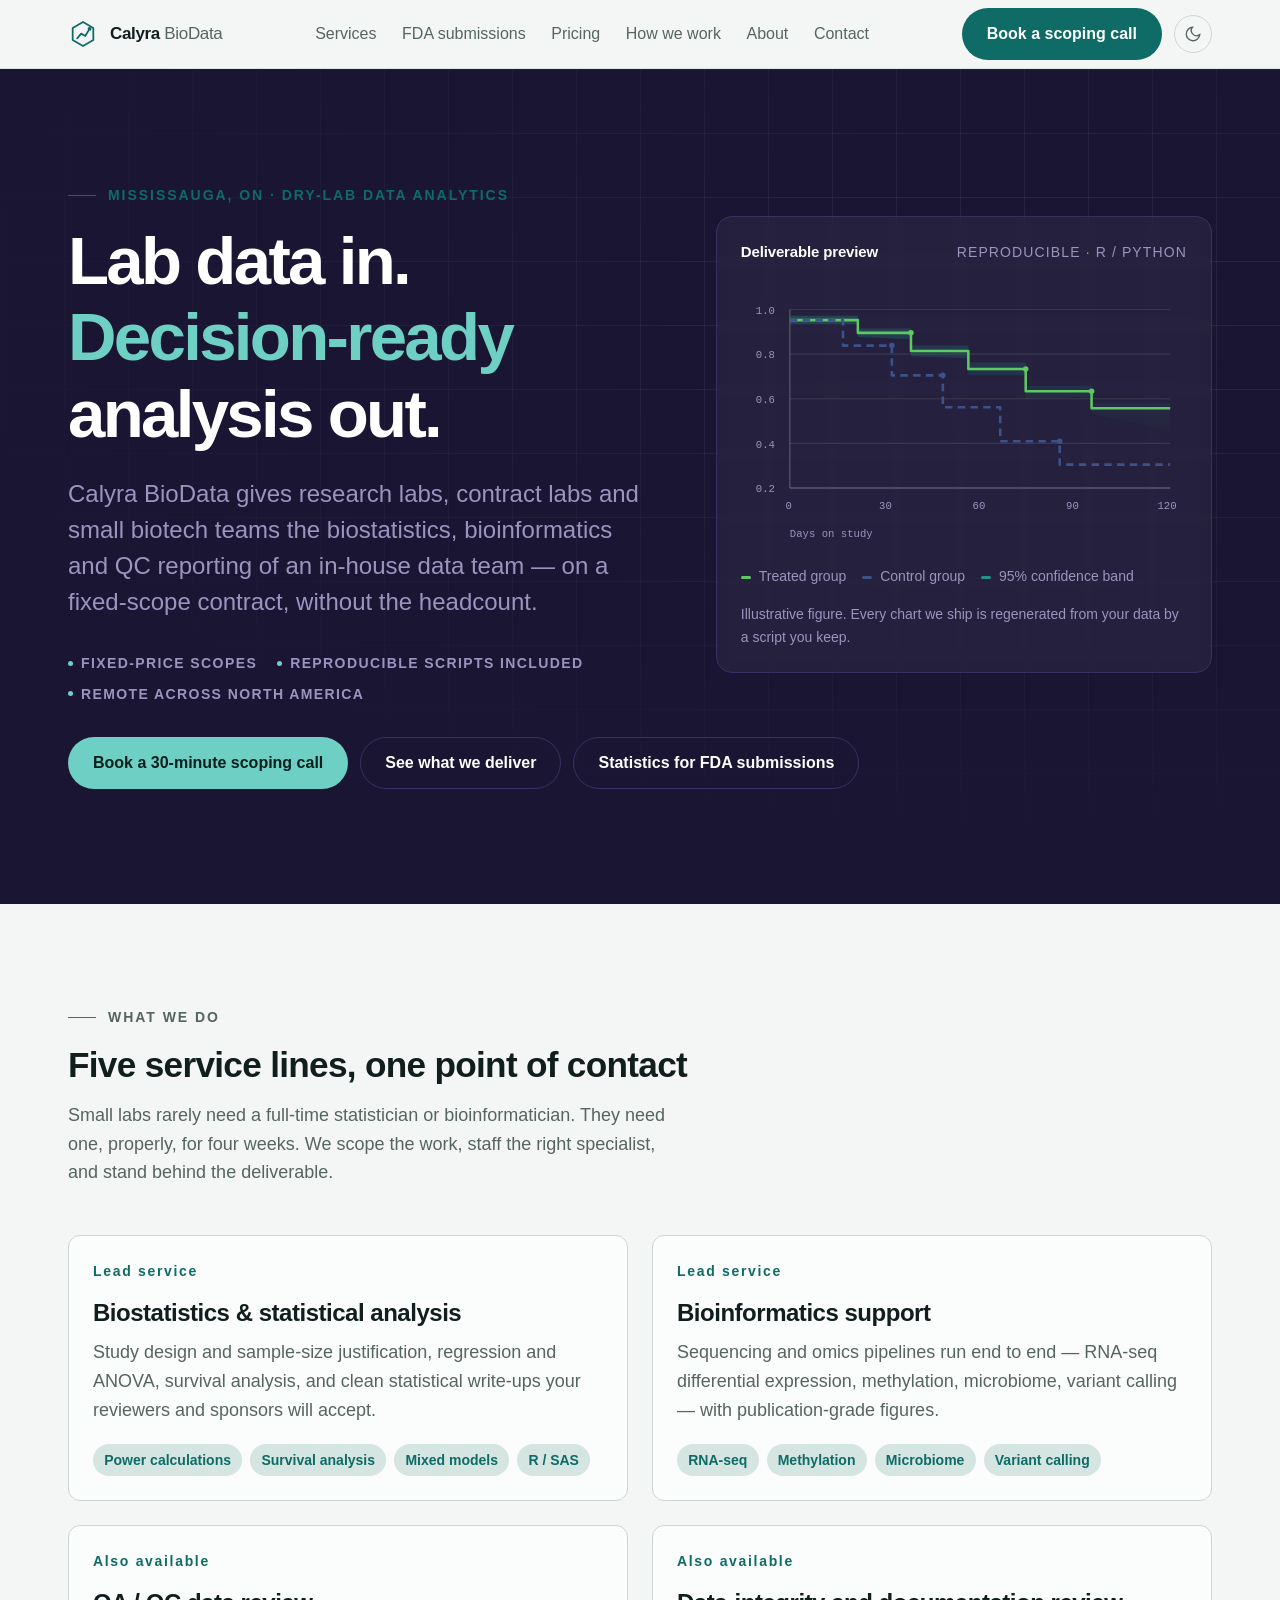
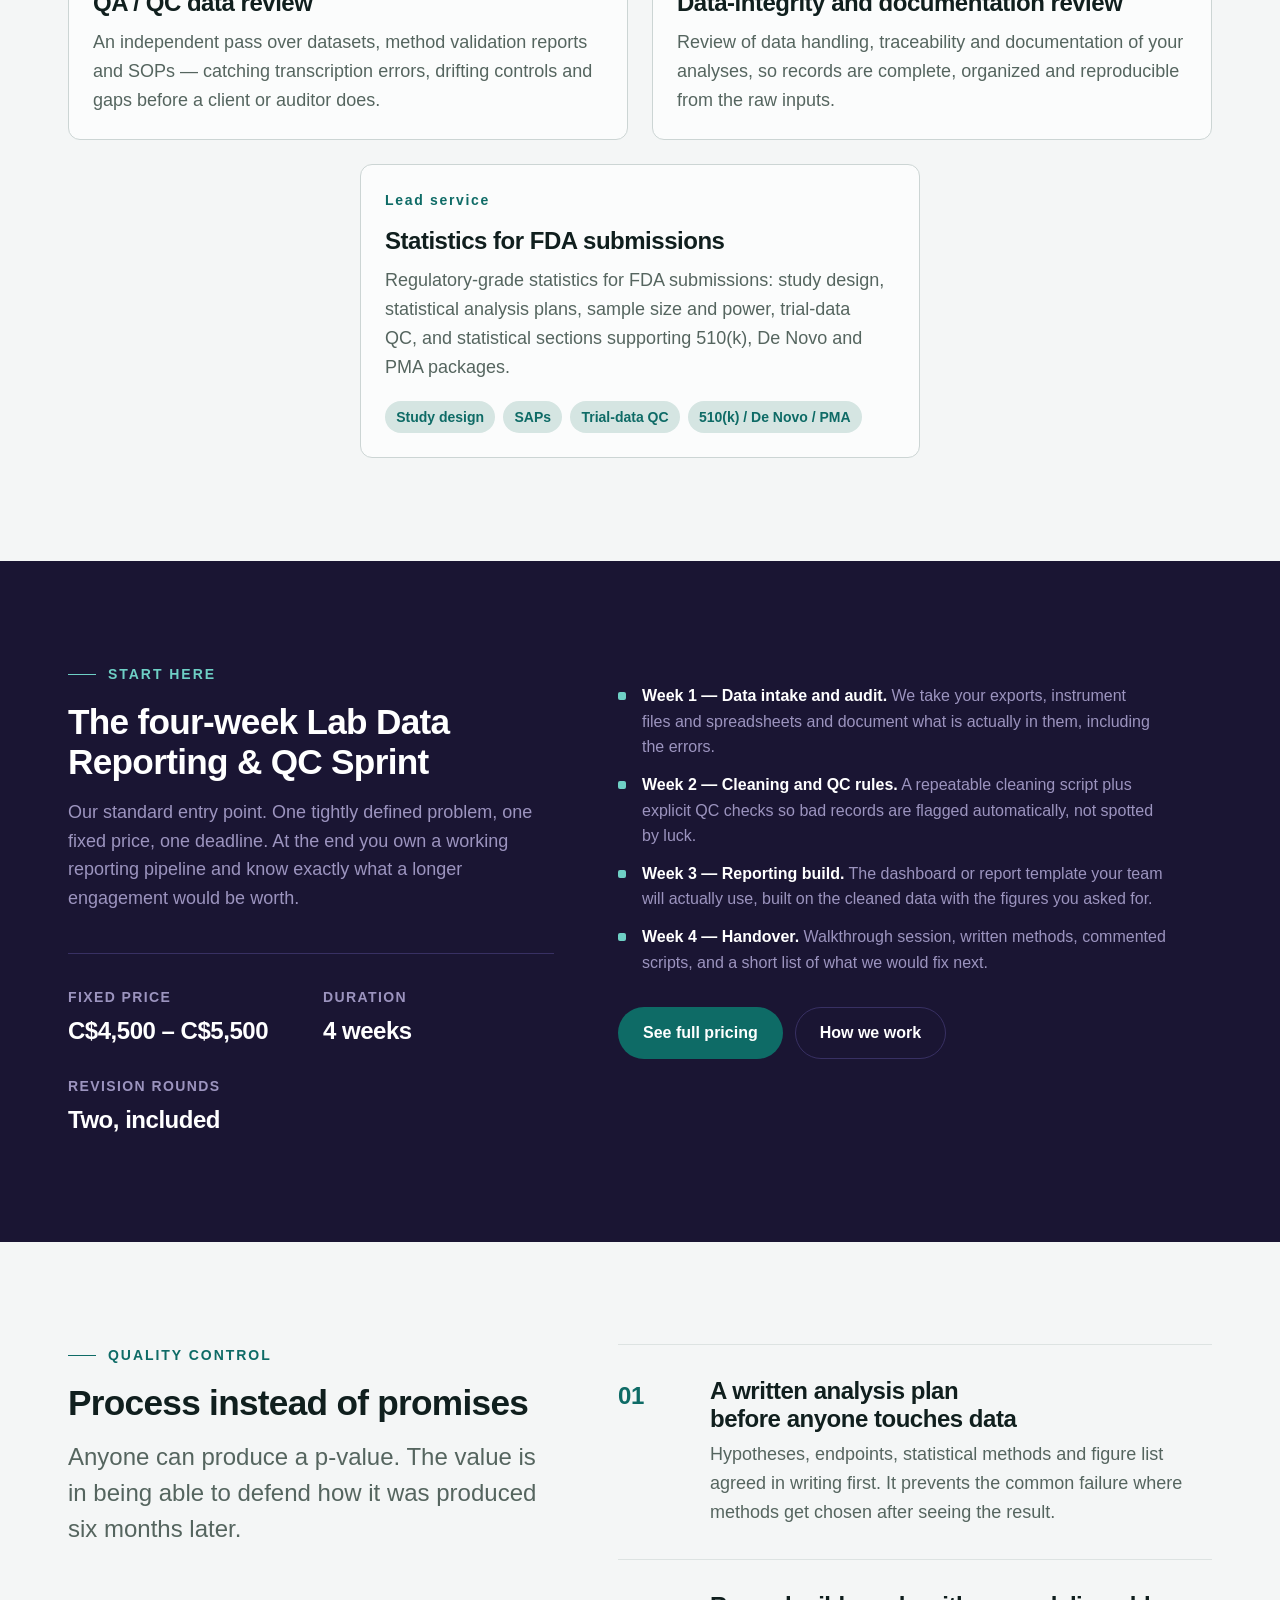
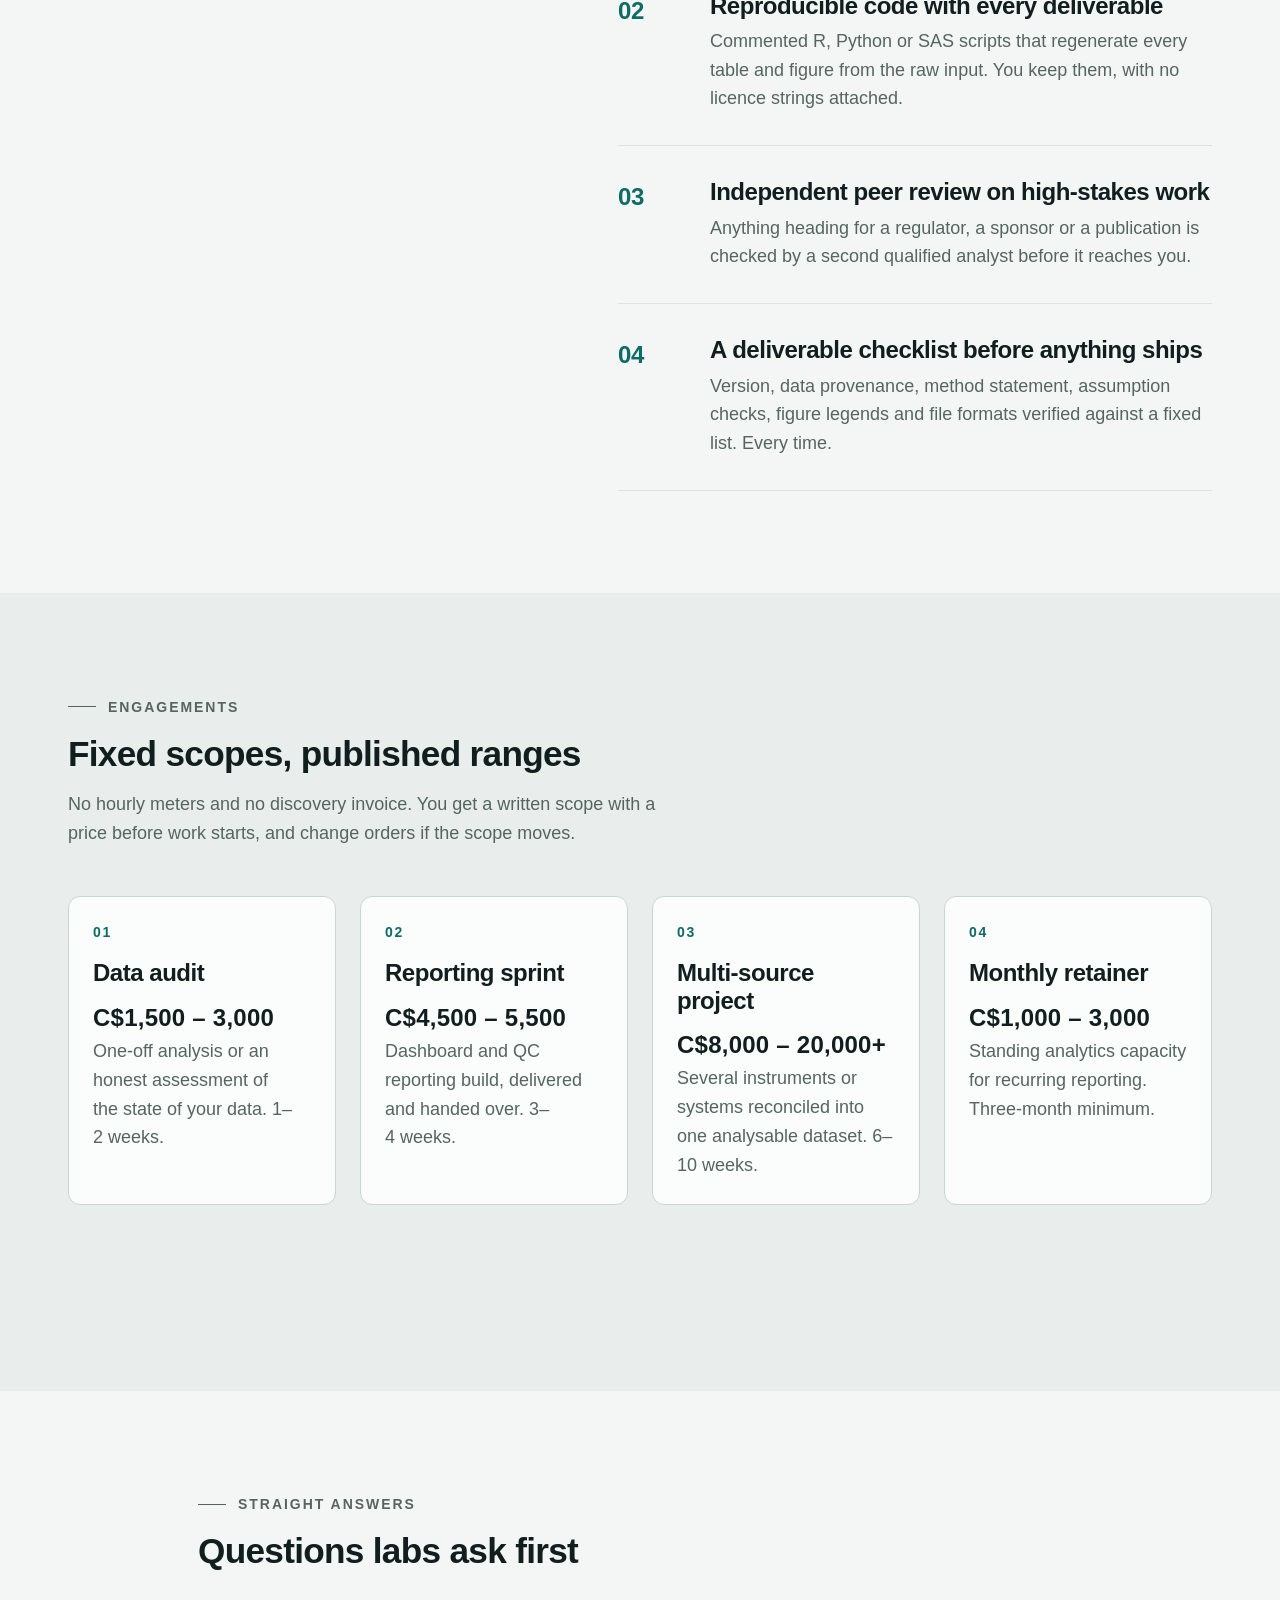
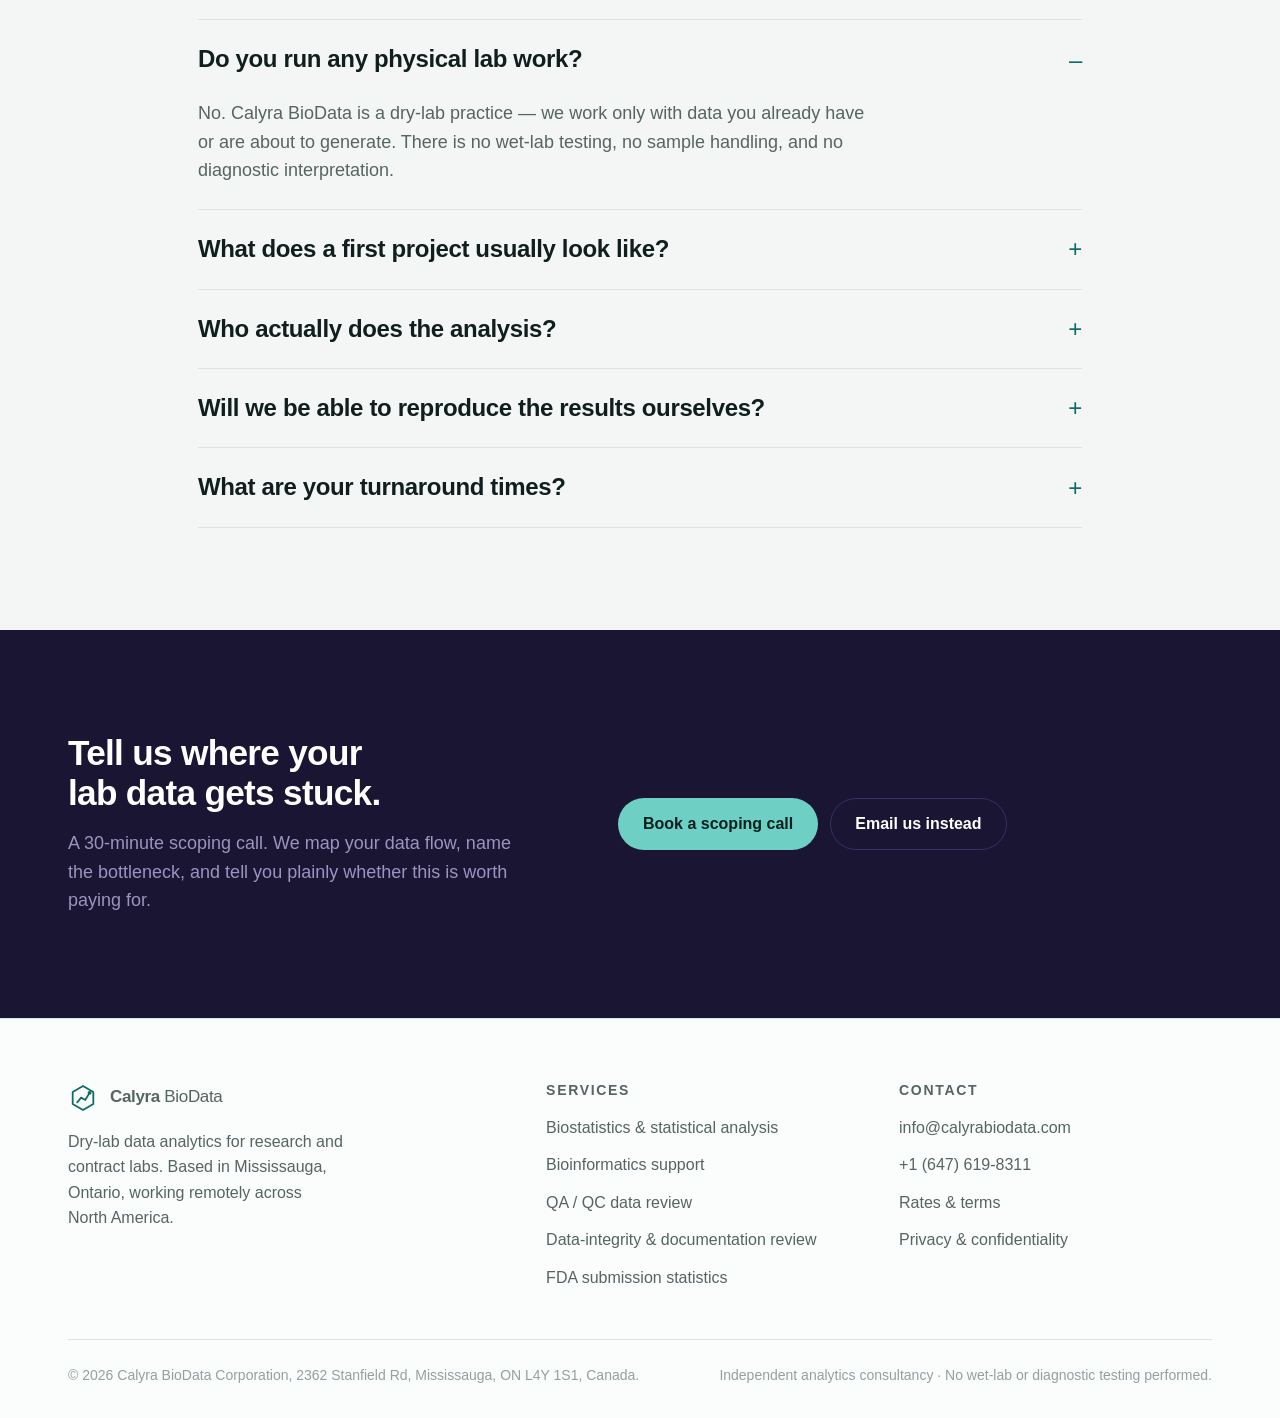
<file: index.html>
<!doctype html>
<html lang="en">
<head>
<meta charset="utf-8">
<meta name="viewport" content="width=device-width, initial-scale=1">
<title>Calyra BioData — Biostatistics &amp; Bioinformatics for Labs | Mississauga, ON</title>
<meta name="description" content="Mississauga-based dry-lab data analytics: biostatistics, bioinformatics, QA/QC data review, data-integrity and documentation review, and regulatory-grade statistics for FDA submissions for research labs, contract labs and small biotech. Fixed-scope projects from C$1,500.">
<link rel="canonical" href="https://www.calyrabiodata.com/index.html">
<meta name="robots" content="index, follow, max-image-preview:large">
<meta property="og:type" content="website">
<meta property="og:site_name" content="Calyra BioData">
<meta property="og:title" content="Calyra BioData — Biostatistics &amp; Bioinformatics for Labs | Mississauga, ON">
<meta property="og:description" content="Mississauga-based dry-lab data analytics: biostatistics, bioinformatics, QA/QC data review, data-integrity and documentation review, and regulatory-grade statistics for FDA submissions for research labs, contract labs and small biotech. Fixed-scope projects from C$1,500.">
<meta property="og:url" content="https://www.calyrabiodata.com/index.html">
<meta property="og:image" content="https://www.calyrabiodata.com/assets/og.svg">
<meta property="og:locale" content="en_CA">
<meta name="twitter:card" content="summary_large_image">
<meta name="twitter:title" content="Calyra BioData — Biostatistics &amp; Bioinformatics for Labs | Mississauga, ON">
<meta name="twitter:description" content="Mississauga-based dry-lab data analytics: biostatistics, bioinformatics, QA/QC data review, data-integrity and documentation review, and regulatory-grade statistics for FDA submissions for research labs, contract labs and small biotech. Fixed-scope projects from C$1,500.">
<meta name="twitter:image" content="https://www.calyrabiodata.com/assets/og.svg">
<meta name="theme-color" content="#1a1533">
<meta name="author" content="Calyra BioData">
<meta name="geo.region" content="CA-ON">
<meta name="geo.placename" content="Mississauga">
<link rel="icon" href="assets/favicon.svg" type="image/svg+xml">
<link rel="apple-touch-icon" href="assets/favicon.svg">
<link rel="preconnect" href="https://api.fontshare.com" crossorigin>
<link href="https://api.fontshare.com/v2/css?f[]=cabinet-grotesk@700,800&f[]=satoshi@400,500,700&display=swap" rel="stylesheet">
<link rel="stylesheet" href="css/style.css">
<script type="application/ld+json">
{
  "@context": "https://schema.org",
  "@type": "ProfessionalService",
  "@id": "https://www.calyrabiodata.com/#organization",
  "name": "Calyra BioData",
  "legalName": "Calyra BioData Corporation",
  "url": "https://www.calyrabiodata.com/",
  "email": "info@calyrabiodata.com",
  "telephone": "+16476198311",
  "potentialAction": {"@type": "ReserveAction", "name": "Book a scoping call", "target": {"@type": "EntryPoint", "urlTemplate": "https://calendar.app.google/8se2JX9Y255G5LzP7", "actionPlatform": ["http://schema.org/DesktopWebPlatform", "http://schema.org/MobileWebPlatform"]}, "result": {"@type": "Reservation", "name": "30-minute scoping call"}},
  "description": "Calyra BioData is a Mississauga-based dry-lab data analytics consultancy providing biostatistics, bioinformatics, QA/QC data review, data-integrity and documentation review, and regulatory-grade statistics for FDA submissions to research labs, contract labs and small biotech companies.",
  "areaServed": [{"@type": "Country", "name": "Canada"}, {"@type": "Country", "name": "United States"}],
  "address": {"@type": "PostalAddress", "streetAddress": "2362 Stanfield Rd", "addressLocality": "Mississauga", "addressRegion": "ON", "postalCode": "L4Y 1S1", "addressCountry": "CA"},
  "priceRange": "C$1,500 - C$20,000+",
  "knowsAbout": ["Biostatistics", "Bioinformatics", "RNA-seq analysis", "Statistical analysis plans", "FDA submission statistics", "Diagnostic accuracy", "Data quality control", "Data integrity", "Documentation review", "R programming", "Python data analysis"],
  "makesOffer": [
    {"@type": "Offer", "name": "Data audit / one-off analysis", "priceCurrency": "CAD", "price": "1500"},
    {"@type": "Offer", "name": "Dashboard and QC reporting sprint", "priceCurrency": "CAD", "price": "4500"},
    {"@type": "Offer", "name": "Multi-source lab data project", "priceCurrency": "CAD", "price": "8000"},
    {"@type": "Offer", "name": "Monthly analytics retainer", "priceCurrency": "CAD", "price": "1000"}
  ]
}
</script><script type="application/ld+json">{"@context":"https://schema.org","@type":"FAQPage","mainEntity":[{"@type":"Question","name":"Do you run any physical lab work?","acceptedAnswer":{"@type":"Answer","text":"No. Calyra BioData is a dry-lab practice — we work only with data you already have or are about to generate. There is no wet-lab testing, no sample handling, and no diagnostic interpretation."}},{"@type":"Question","name":"What does a first project usually look like?","acceptedAnswer":{"@type":"Answer","text":"Most labs start with the four-week Lab Data Reporting &amp; QC Sprint at C$4,500–C$5,500, or a smaller one-off data audit from C$1,500. Both are fixed-scope and fixed-price, so you know the number before we begin."}},{"@type":"Question","name":"Who actually does the analysis?","acceptedAnswer":{"@type":"Answer","text":"Projects are scoped and quality-controlled in-house and delivered with vetted independent specialists — biostatisticians for clinical-style analysis, bioinformaticians for sequencing work. You are told who is on your project before it starts."}},{"@type":"Question","name":"Will we be able to reproduce the results ourselves?","acceptedAnswer":{"@type":"Answer","text":"Yes. Every engagement ships with the commented R, Python or SAS scripts that generated the figures and tables, plus a written methods section. Nothing lives only on our machines."}},{"@type":"Question","name":"What are your turnaround times?","acceptedAnswer":{"@type":"Answer","text":"One-off audits run one to two weeks. Dashboard and QC-reporting sprints run three to four weeks. Larger multi-source projects run six to ten weeks. Timelines assume complete data within five business days of kickoff."}}]}</script>
</head>
<body>
<a class="sr-only" href="#main">Skip to content</a>
<header class="header">
  <div class="wrap header__inner">
    <a class="brand" href="index.html" aria-label="Calyra BioData — home">
      <svg class="brand__mark" width="30" height="30" viewBox="0 0 32 32" fill="none" stroke="currentColor" stroke-width="1.9" stroke-linecap="round" stroke-linejoin="round" aria-hidden="true"><path d="M16 3.2 27 9.6v12.8L16 28.8 5 22.4V9.6z"/><path d="M9.8 20.6 14 15.6l4.4 2.5 4.6-7.6"/><circle cx="23" cy="10.5" r="2.1" fill="currentColor" stroke="none"/></svg>
      <span class="brand__name">Calyra <span>BioData</span></span>
    </a>
    <nav class="nav" id="site-nav" data-open="false" aria-label="Main">
      <a href="services.html">Services</a><a href="fda-submissions.html">FDA submissions</a><a href="pricing.html">Pricing</a><a href="process.html">How we work</a><a href="about.html">About</a><a href="contact.html">Contact</a>
      <a class="btn btn--primary" href="https://calendar.app.google/8se2JX9Y255G5LzP7" target="_blank" rel="noopener" data-book-link>Book a scoping call</a>
    </nav>
    <div class="header__actions">
      <a class="btn btn--primary" href="https://calendar.app.google/8se2JX9Y255G5LzP7" target="_blank" rel="noopener" data-book-link>Book a scoping call</a>
      <button class="icon-btn" data-theme-toggle type="button" aria-label="Switch colour mode"></button>
      <button class="icon-btn nav-toggle" data-nav-toggle type="button" aria-expanded="false" aria-controls="site-nav" aria-label="Menu">
        <svg width="18" height="18" viewBox="0 0 24 24" fill="none" stroke="currentColor" stroke-width="2" stroke-linecap="round"><path d="M3 6h18M3 12h18M3 18h18"/></svg>
      </button>
    </div>
  </div>
</header>
<main id="main">

<section class="hero">
  <div class="hero__grid" aria-hidden="true"></div>
  <div class="wrap hero__inner">
    <div class="hero__copy">
      <p class="eyebrow">Mississauga, ON &middot; Dry-lab data analytics</p>
      <h1>Lab data in. <em>Decision-ready</em> analysis out.</h1>
      <p class="lede">Calyra BioData gives research labs, contract labs and small biotech teams the biostatistics, bioinformatics and QC reporting of an in-house data team — on a fixed-scope contract, without the headcount.</p>
      <p class="hero__meta">
        <span>Fixed-price scopes</span><span>Reproducible scripts included</span><span>Remote across North America</span>
      </p>
    </div>
    <div class="chart-card reveal">
  <div class="chart-card__head">
    <h2>Deliverable preview</h2>
    <span>Reproducible &middot; R / Python</span>
  </div>
  <svg viewBox="0 0 420 250" role="img" aria-label="Illustrative time-to-event curves for two treatment groups, with a shaded confidence band, of the kind produced in a Calyra BioData statistical report." style="width:100%;height:auto">
    <defs>
      <linearGradient id="ci" x1="0" y1="0" x2="0" y2="1">
        <stop offset="0%" stop-color="#21918c" stop-opacity="0.30"/>
        <stop offset="100%" stop-color="#21918c" stop-opacity="0.02"/>
      </linearGradient>
    </defs>
    <g stroke="#ffffff" stroke-opacity="0.10" stroke-width="1">
      <line x1="46" y1="24" x2="404" y2="24"/>
      <line x1="46" y1="66" x2="404" y2="66"/>
      <line x1="46" y1="108" x2="404" y2="108"/>
      <line x1="46" y1="150" x2="404" y2="150"/>
      <line x1="46" y1="192" x2="404" y2="192"/>
    </g>
    <g fill="#9c94bf" font-size="10" font-family="ui-monospace, monospace">
      <text x="14" y="28">1.0</text><text x="14" y="70">0.8</text><text x="14" y="112">0.6</text>
      <text x="14" y="154">0.4</text><text x="14" y="196">0.2</text>
      <text x="42" y="212">0</text><text x="130" y="212">30</text><text x="218" y="212">60</text>
      <text x="306" y="212">90</text><text x="392" y="212">120</text>
    </g>
    <line x1="46" y1="192" x2="404" y2="192" stroke="#ffffff" stroke-opacity="0.28"/>
    <line x1="46" y1="24" x2="46" y2="192" stroke="#ffffff" stroke-opacity="0.28"/>
    <path d="M46 30 L110 30 L110 42 L160 42 L160 58 L214 58 L214 74 L268 74 L268 96 L330 96 L330 112 L404 112
             L404 138 L330 122 L330 106 L268 108 L268 86 L214 86 L214 70 L160 68 L160 52 L110 50 L110 38 L46 38 Z"
          fill="url(#ci)"/>
    <polyline points="46,34 110,34 110,46 160,46 160,63 214,63 214,80 268,80 268,101 330,101 330,117 404,117"
              fill="none" stroke="#5ec962" stroke-width="2.4" stroke-linejoin="round"/>
    <polyline points="46,34 96,34 96,58 142,58 142,86 190,86 190,116 244,116 244,148 300,148 300,170 404,170"
              fill="none" stroke="#3b528b" stroke-width="2.4" stroke-linejoin="round" stroke-dasharray="7 5"/>
    <g fill="#5ec962">
      <circle cx="160" cy="46" r="2.6"/><circle cx="268" cy="80" r="2.6"/><circle cx="330" cy="101" r="2.6"/>
    </g>
    <g fill="#3b528b">
      <circle cx="142" cy="58" r="2.6"/><circle cx="190" cy="86" r="2.6"/><circle cx="300" cy="148" r="2.6"/>
    </g>
    <text x="46" y="238" fill="#9c94bf" font-size="10" font-family="ui-monospace, monospace">Days on study</text>
  </svg>
  <div class="chart-legend">
    <span><b style="background:#5ec962"></b>Treated group</span>
    <span><b style="background:#3b528b"></b>Control group</span>
    <span><b style="background:#21918c"></b>95% confidence band</span>
  </div>
  <p class="tiny" style="margin-top:var(--space-4);color:var(--color-ink-muted)">Illustrative figure. Every chart we ship is regenerated from your data by a script you keep.</p>
</div>
    <div class="btn-row">
      <a class="btn btn--primary" href="https://calendar.app.google/8se2JX9Y255G5LzP7" target="_blank" rel="noopener" data-book-link>Book a 30-minute scoping call</a>
      <a class="btn btn--ghost" href="services.html">See what we deliver</a>
      <a class="btn btn--ghost" href="fda-submissions.html">Statistics for FDA submissions</a>
    </div>
  </div>
</section>

<section>
  <div class="wrap">
    <div class="section-head reveal">
      <p class="eyebrow">What we do</p>
      <h2 class="section-title">Five service lines, one point of contact</h2>
      <p>Small labs rarely need a full-time statistician or bioinformatician. They need one, properly, for four weeks. We scope the work, staff the right specialist, and stand behind the deliverable.</p>
    </div>
    <div class="grid grid--2 reveal">
      <a class="card card--link" href="biostatistics.html" style="text-decoration:none;color:inherit">
        <span class="card__num">Lead service</span>
        <h3>Biostatistics &amp; statistical analysis</h3>
        <p>Study design and sample-size justification, regression and ANOVA, survival analysis, and clean statistical write-ups your reviewers and sponsors will accept.</p>
        <div class="tag-list"><span class="tag">Power calculations</span><span class="tag">Survival analysis</span><span class="tag">Mixed models</span><span class="tag">R / SAS</span></div>
      </a>
      <a class="card card--link" href="bioinformatics.html" style="text-decoration:none;color:inherit">
        <span class="card__num">Lead service</span>
        <h3>Bioinformatics support</h3>
        <p>Sequencing and omics pipelines run end to end — RNA-seq differential expression, methylation, microbiome, variant calling — with publication-grade figures.</p>
        <div class="tag-list"><span class="tag">RNA-seq</span><span class="tag">Methylation</span><span class="tag">Microbiome</span><span class="tag">Variant calling</span></div>
      </a>
      <a class="card card--link" href="qa-qc-data-review.html" style="text-decoration:none;color:inherit">
        <span class="card__num">Also available</span>
        <h3>QA / QC data review</h3>
        <p>An independent pass over datasets, method validation reports and SOPs — catching transcription errors, drifting controls and gaps before a client or auditor does.</p>
      </a>
      <a class="card card--link" href="data-integrity-review.html" style="text-decoration:none;color:inherit">
        <span class="card__num">Also available</span>
        <h3>Data-integrity and documentation review</h3>
        <p>Review of data handling, traceability and documentation of your analyses, so records are complete, organized and reproducible from the raw inputs.</p>
      </a>
      <a class="card card--link" href="fda-submissions.html" style="text-decoration:none;color:inherit">
        <span class="card__num">Lead service</span>
        <h3>Statistics for FDA submissions</h3>
        <p>Regulatory-grade statistics for FDA submissions: study design, statistical analysis plans, sample size and power, trial-data QC, and statistical sections supporting 510(k), De Novo and PMA packages.</p>
        <div class="tag-list"><span class="tag">Study design</span><span class="tag">SAPs</span><span class="tag">Trial-data QC</span><span class="tag">510(k) / De Novo / PMA</span></div>
      </a>
    </div>
  </div>
</section>

<section class="band-ink">
  <div class="wrap split">
    <div>
      <p class="eyebrow">Start here</p>
      <h2 class="section-title">The four-week Lab Data Reporting &amp; QC Sprint</h2>
      <p>Our standard entry point. One tightly defined problem, one fixed price, one deadline. At the end you own a working reporting pipeline and know exactly what a longer engagement would be worth.</p>
      <dl class="stats">
        <div><dt>Fixed price</dt><dd>C$4,500 – C$5,500</dd></div>
        <div><dt>Duration</dt><dd>4 weeks</dd></div>
        <div><dt>Revision rounds</dt><dd>Two, included</dd></div>
      </dl>
    </div>
    <div>
      <ul class="check-list" role="list">
        <li><strong style="color:#fff">Week 1 — Data intake and audit.</strong> We take your exports, instrument files and spreadsheets and document what is actually in them, including the errors.</li>
        <li><strong style="color:#fff">Week 2 — Cleaning and QC rules.</strong> A repeatable cleaning script plus explicit QC checks so bad records are flagged automatically, not spotted by luck.</li>
        <li><strong style="color:#fff">Week 3 — Reporting build.</strong> The dashboard or report template your team will actually use, built on the cleaned data with the figures you asked for.</li>
        <li><strong style="color:#fff">Week 4 — Handover.</strong> Walkthrough session, written methods, commented scripts, and a short list of what we would fix next.</li>
      </ul>
      <div class="btn-row"><a class="btn btn--primary" href="pricing.html">See full pricing</a><a class="btn btn--ghost" href="process.html">How we work</a></div>
    </div>
  </div>
</section>

<section>
  <div class="wrap split">
    <div class="sticky-col reveal">
      <p class="eyebrow">Quality control</p>
      <h2 class="section-title">Process instead of promises</h2>
      <p class="lede">Anyone can produce a p-value. The value is in being able to defend how it was produced six months later.</p>
    </div>
    <ol class="steps reveal" role="list">
      <li><div><h3>A written analysis plan before anyone touches data</h3><p>Hypotheses, endpoints, statistical methods and figure list agreed in writing first. It prevents the common failure where methods get chosen after seeing the result.</p></div></li>
      <li><div><h3>Reproducible code with every deliverable</h3><p>Commented R, Python or SAS scripts that regenerate every table and figure from the raw input. You keep them, with no licence strings attached.</p></div></li>
      <li><div><h3>Independent peer review on high-stakes work</h3><p>Anything heading for a regulator, a sponsor or a publication is checked by a second qualified analyst before it reaches you.</p></div></li>
      <li><div><h3>A deliverable checklist before anything ships</h3><p>Version, data provenance, method statement, assumption checks, figure legends and file formats verified against a fixed list. Every time.</p></div></li>
    </ol>
  </div>
</section>

<section class="band-offset">
  <div class="wrap">
    <div class="section-head reveal">
      <p class="eyebrow">Engagements</p>
      <h2 class="section-title">Fixed scopes, published ranges</h2>
      <p>No hourly meters and no discovery invoice. You get a written scope with a price before work starts, and change orders if the scope moves.</p>
    </div>
    <div class="grid grid--4 reveal">
      <div class="card"><span class="card__num">01</span><h3>Data audit</h3><p class="mono" style="font-family:var(--font-display);font-weight:700;font-size:var(--text-lg);color:var(--color-text)">C$1,500 – 3,000</p><p class="small">One-off analysis or an honest assessment of the state of your data. 1–2 weeks.</p></div>
      <div class="card"><span class="card__num">02</span><h3>Reporting sprint</h3><p class="mono" style="font-family:var(--font-display);font-weight:700;font-size:var(--text-lg);color:var(--color-text)">C$4,500 – 5,500</p><p class="small">Dashboard and QC reporting build, delivered and handed over. 3–4 weeks.</p></div>
      <div class="card"><span class="card__num">03</span><h3>Multi-source project</h3><p class="mono" style="font-family:var(--font-display);font-weight:700;font-size:var(--text-lg);color:var(--color-text)">C$8,000 – 20,000+</p><p class="small">Several instruments or systems reconciled into one analysable dataset. 6–10 weeks.</p></div>
      <div class="card"><span class="card__num">04</span><h3>Monthly retainer</h3><p class="mono" style="font-family:var(--font-display);font-weight:700;font-size:var(--text-lg);color:var(--color-text)">C$1,000 – 3,000</p><p class="small">Standing analytics capacity for recurring reporting. Three-month minimum.</p></div>
    </div>
    <div class="btn-row reveal"><a class="btn btn--primary" href="pricing.html">Full pricing and contract terms</a></div>
  </div>
</section>

<section>
  <div class="wrap wrap--default">
    <div class="section-head reveal">
      <p class="eyebrow">Straight answers</p>
      <h2 class="section-title">Questions labs ask first</h2>
    </div>
    <div class="reveal"><div class="faq"><details open><summary>Do you run any physical lab work?</summary><p>No. Calyra BioData is a dry-lab practice — we work only with data you already have or are about to generate. There is no wet-lab testing, no sample handling, and no diagnostic interpretation.</p></details><details><summary>What does a first project usually look like?</summary><p>Most labs start with the four-week Lab Data Reporting &amp; QC Sprint at C$4,500–C$5,500, or a smaller one-off data audit from C$1,500. Both are fixed-scope and fixed-price, so you know the number before we begin.</p></details><details><summary>Who actually does the analysis?</summary><p>Projects are scoped and quality-controlled in-house and delivered with vetted independent specialists — biostatisticians for clinical-style analysis, bioinformaticians for sequencing work. You are told who is on your project before it starts.</p></details><details><summary>Will we be able to reproduce the results ourselves?</summary><p>Yes. Every engagement ships with the commented R, Python or SAS scripts that generated the figures and tables, plus a written methods section. Nothing lives only on our machines.</p></details><details><summary>What are your turnaround times?</summary><p>One-off audits run one to two weeks. Dashboard and QC-reporting sprints run three to four weeks. Larger multi-source projects run six to ten weeks. Timelines assume complete data within five business days of kickoff.</p></details></div></div>
  </div>
</section>

<section class="cta">
  <div class="wrap">
    <div class="split" style="align-items:center">
      <div>
        <h2>Tell us where your lab data gets stuck.</h2>
        <p>A 30-minute scoping call. We map your data flow, name the bottleneck, and tell you plainly whether this is worth paying for.</p>
      </div>
      <div class="btn-row" style="margin-top:0">
        <a class="btn btn--primary" href="https://calendar.app.google/8se2JX9Y255G5LzP7" target="_blank" rel="noopener" data-book-link>Book a scoping call</a>
        <a class="btn btn--ghost" href="mailto:info@calyrabiodata.com">Email us instead</a>
      </div>
    </div>
  </div>
</section>

</main>
<footer class="footer">
  <div class="wrap">
    <div class="footer__top">
      <div class="footer__brand">
        <a class="brand" href="index.html"><svg class="brand__mark" width="30" height="30" viewBox="0 0 32 32" fill="none" stroke="currentColor" stroke-width="1.9" stroke-linecap="round" stroke-linejoin="round" aria-hidden="true"><path d="M16 3.2 27 9.6v12.8L16 28.8 5 22.4V9.6z"/><path d="M9.8 20.6 14 15.6l4.4 2.5 4.6-7.6"/><circle cx="23" cy="10.5" r="2.1" fill="currentColor" stroke="none"/></svg><span class="brand__name">Calyra <span>BioData</span></span></a>
        <p>Dry-lab data analytics for research and contract labs. Based in Mississauga, Ontario, working remotely across North America.</p>
      </div>
      <div>
        <h2>Services</h2>
        <ul role="list">
          <li><a href="biostatistics.html">Biostatistics &amp; statistical analysis</a></li>
          <li><a href="bioinformatics.html">Bioinformatics support</a></li>
          <li><a href="qa-qc-data-review.html">QA / QC data review</a></li>
          <li><a href="data-integrity-review.html">Data-integrity &amp; documentation review</a></li>
          <li><a href="fda-submissions.html">FDA submission statistics</a></li>
        </ul>
      </div>
      <div>
        <h2>Contact</h2>
        <ul role="list">
          <li><a href="mailto:info@calyrabiodata.com">info@calyrabiodata.com</a></li>
          <li><a href="tel:+16476198311">+1 (647) 619-8311</a></li>
          <li><a href="pricing.html">Rates &amp; terms</a></li>
          <li><a href="privacy.html">Privacy &amp; confidentiality</a></li>
        </ul>
      </div>
    </div>
    <div class="footer__bottom">
      <span>&copy; <span data-year>2026</span> Calyra BioData Corporation, 2362 Stanfield Rd, Mississauga, ON L4Y 1S1, Canada.</span>
      <span>Independent analytics consultancy &middot; No wet-lab or diagnostic testing performed.</span>
    </div>
  </div>
</footer>
<script src="js/main.js" defer></script>
</body>
</html>
</file>
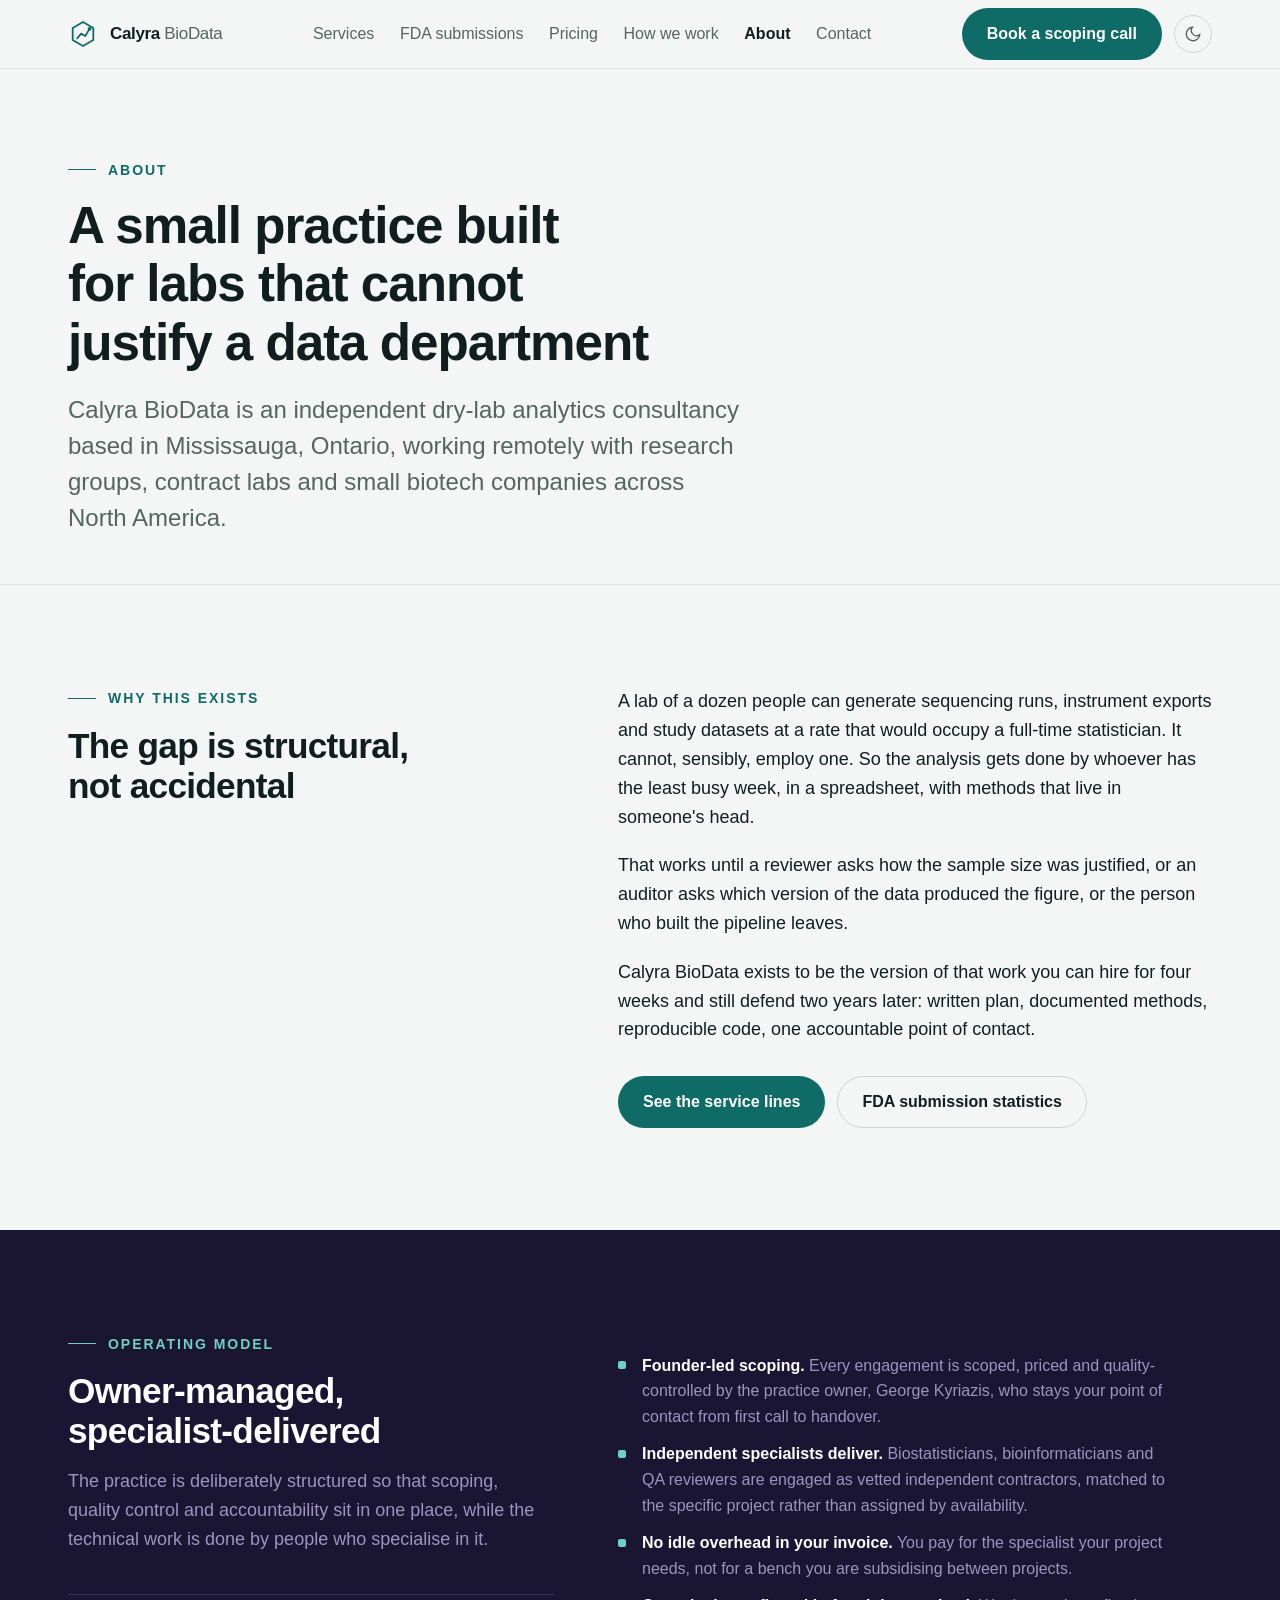
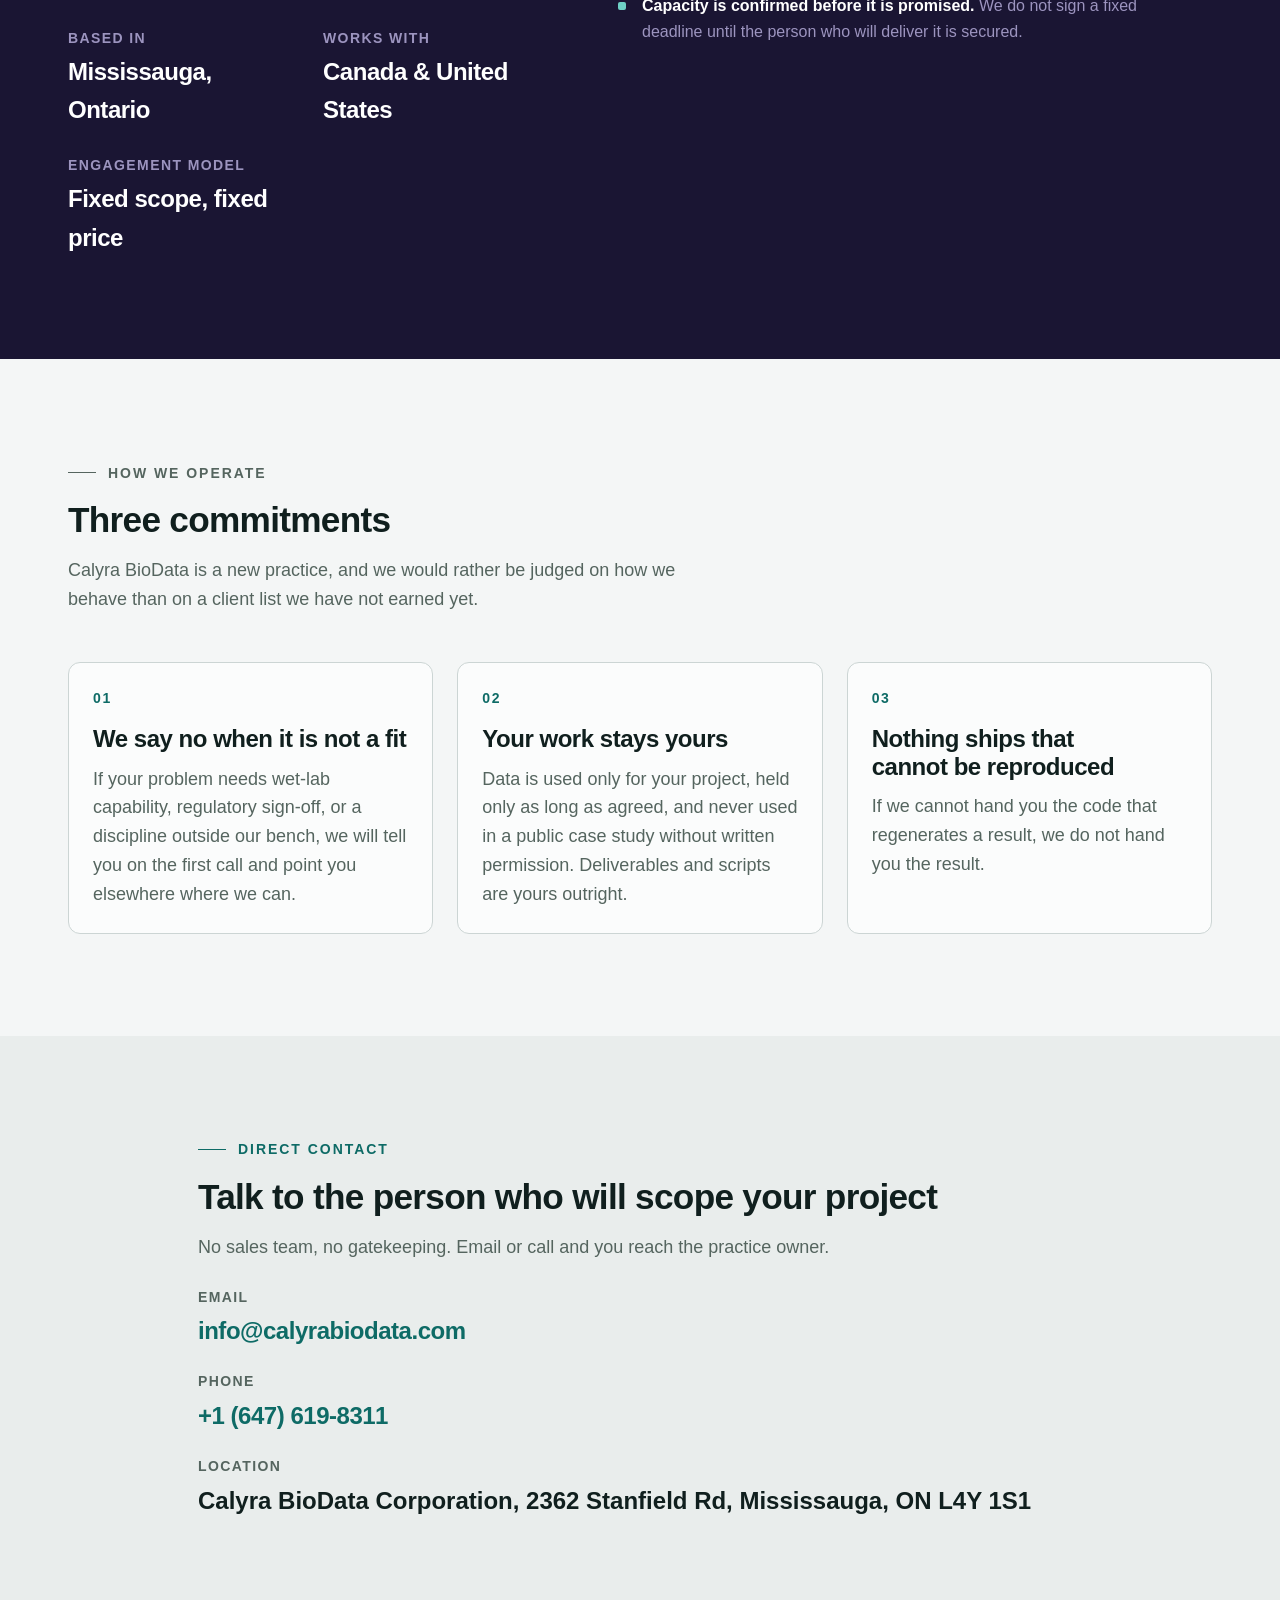
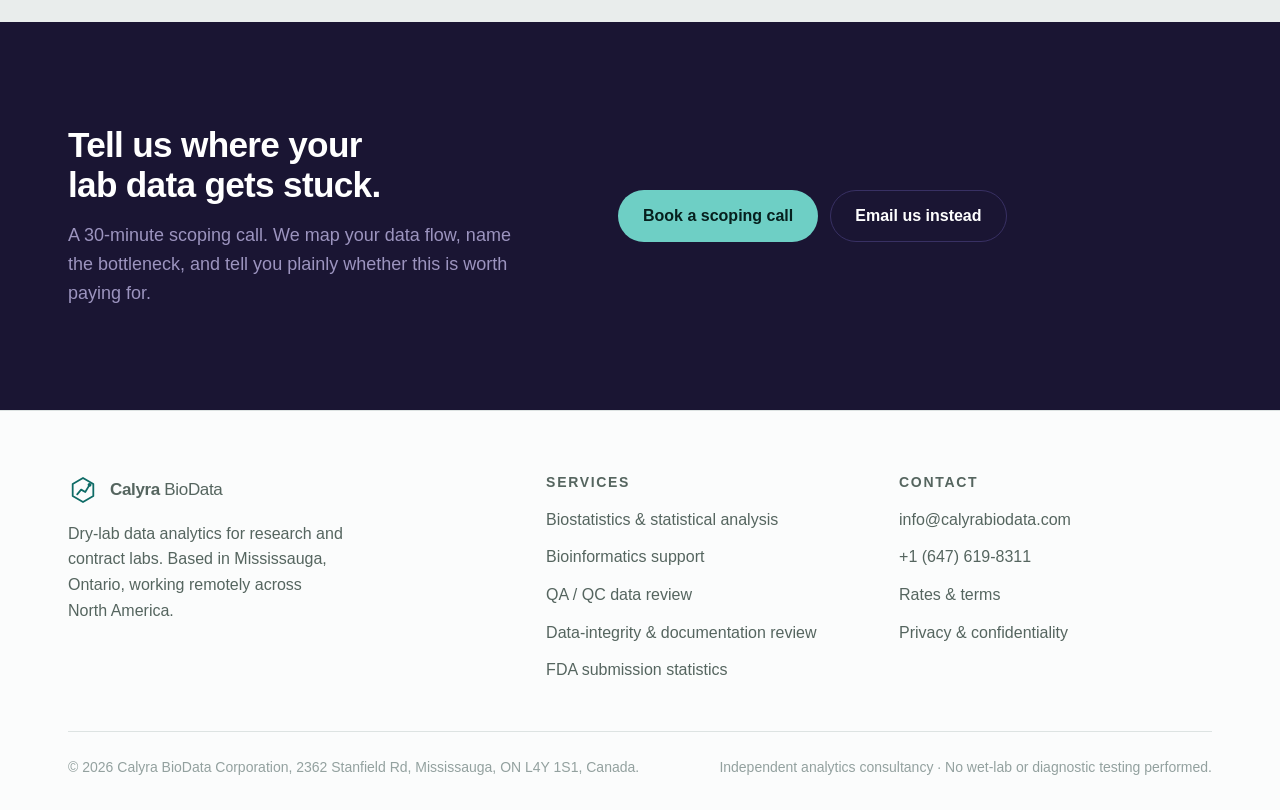
<file: about.html>
<!doctype html>
<html lang="en">
<head>
<meta charset="utf-8">
<meta name="viewport" content="width=device-width, initial-scale=1">
<title>About Calyra BioData — Mississauga Lab Data Analytics Practice</title>
<meta name="description" content="An independent Mississauga dry-lab analytics practice: founder-led scoping and quality control, delivered by vetted biostatistics and bioinformatics specialists. Why the practice exists and how it operates.">
<link rel="canonical" href="https://www.calyrabiodata.com/about.html">
<meta name="robots" content="index, follow, max-image-preview:large">
<meta property="og:type" content="website">
<meta property="og:site_name" content="Calyra BioData">
<meta property="og:title" content="About Calyra BioData — Mississauga Lab Data Analytics Practice">
<meta property="og:description" content="An independent Mississauga dry-lab analytics practice: founder-led scoping and quality control, delivered by vetted biostatistics and bioinformatics specialists. Why the practice exists and how it operates.">
<meta property="og:url" content="https://www.calyrabiodata.com/about.html">
<meta property="og:image" content="https://www.calyrabiodata.com/assets/og.svg">
<meta property="og:locale" content="en_CA">
<meta name="twitter:card" content="summary_large_image">
<meta name="twitter:title" content="About Calyra BioData — Mississauga Lab Data Analytics Practice">
<meta name="twitter:description" content="An independent Mississauga dry-lab analytics practice: founder-led scoping and quality control, delivered by vetted biostatistics and bioinformatics specialists. Why the practice exists and how it operates.">
<meta name="twitter:image" content="https://www.calyrabiodata.com/assets/og.svg">
<meta name="theme-color" content="#1a1533">
<meta name="author" content="Calyra BioData">
<meta name="geo.region" content="CA-ON">
<meta name="geo.placename" content="Mississauga">
<link rel="icon" href="assets/favicon.svg" type="image/svg+xml">
<link rel="apple-touch-icon" href="assets/favicon.svg">
<link rel="preconnect" href="https://api.fontshare.com" crossorigin>
<link href="https://api.fontshare.com/v2/css?f[]=cabinet-grotesk@700,800&f[]=satoshi@400,500,700&display=swap" rel="stylesheet">
<link rel="stylesheet" href="css/style.css">
<script type="application/ld+json">
{
  "@context": "https://schema.org",
  "@type": "ProfessionalService",
  "@id": "https://www.calyrabiodata.com/#organization",
  "name": "Calyra BioData",
  "legalName": "Calyra BioData Corporation",
  "url": "https://www.calyrabiodata.com/",
  "email": "info@calyrabiodata.com",
  "telephone": "+16476198311",
  "potentialAction": {"@type": "ReserveAction", "name": "Book a scoping call", "target": {"@type": "EntryPoint", "urlTemplate": "https://calendar.app.google/8se2JX9Y255G5LzP7", "actionPlatform": ["http://schema.org/DesktopWebPlatform", "http://schema.org/MobileWebPlatform"]}, "result": {"@type": "Reservation", "name": "30-minute scoping call"}},
  "description": "Calyra BioData is a Mississauga-based dry-lab data analytics consultancy providing biostatistics, bioinformatics, QA/QC data review, data-integrity and documentation review, and regulatory-grade statistics for FDA submissions to research labs, contract labs and small biotech companies.",
  "areaServed": [{"@type": "Country", "name": "Canada"}, {"@type": "Country", "name": "United States"}],
  "address": {"@type": "PostalAddress", "streetAddress": "2362 Stanfield Rd", "addressLocality": "Mississauga", "addressRegion": "ON", "postalCode": "L4Y 1S1", "addressCountry": "CA"},
  "priceRange": "C$1,500 - C$20,000+",
  "knowsAbout": ["Biostatistics", "Bioinformatics", "RNA-seq analysis", "Statistical analysis plans", "FDA submission statistics", "Diagnostic accuracy", "Data quality control", "Data integrity", "Documentation review", "R programming", "Python data analysis"],
  "makesOffer": [
    {"@type": "Offer", "name": "Data audit / one-off analysis", "priceCurrency": "CAD", "price": "1500"},
    {"@type": "Offer", "name": "Dashboard and QC reporting sprint", "priceCurrency": "CAD", "price": "4500"},
    {"@type": "Offer", "name": "Multi-source lab data project", "priceCurrency": "CAD", "price": "8000"},
    {"@type": "Offer", "name": "Monthly analytics retainer", "priceCurrency": "CAD", "price": "1000"}
  ]
}
</script>
</head>
<body>
<a class="sr-only" href="#main">Skip to content</a>
<header class="header">
  <div class="wrap header__inner">
    <a class="brand" href="index.html" aria-label="Calyra BioData — home">
      <svg class="brand__mark" width="30" height="30" viewBox="0 0 32 32" fill="none" stroke="currentColor" stroke-width="1.9" stroke-linecap="round" stroke-linejoin="round" aria-hidden="true"><path d="M16 3.2 27 9.6v12.8L16 28.8 5 22.4V9.6z"/><path d="M9.8 20.6 14 15.6l4.4 2.5 4.6-7.6"/><circle cx="23" cy="10.5" r="2.1" fill="currentColor" stroke="none"/></svg>
      <span class="brand__name">Calyra <span>BioData</span></span>
    </a>
    <nav class="nav" id="site-nav" data-open="false" aria-label="Main">
      <a href="services.html">Services</a><a href="fda-submissions.html">FDA submissions</a><a href="pricing.html">Pricing</a><a href="process.html">How we work</a><a href="about.html" aria-current="page">About</a><a href="contact.html">Contact</a>
      <a class="btn btn--primary" href="https://calendar.app.google/8se2JX9Y255G5LzP7" target="_blank" rel="noopener" data-book-link>Book a scoping call</a>
    </nav>
    <div class="header__actions">
      <a class="btn btn--primary" href="https://calendar.app.google/8se2JX9Y255G5LzP7" target="_blank" rel="noopener" data-book-link>Book a scoping call</a>
      <button class="icon-btn" data-theme-toggle type="button" aria-label="Switch colour mode"></button>
      <button class="icon-btn nav-toggle" data-nav-toggle type="button" aria-expanded="false" aria-controls="site-nav" aria-label="Menu">
        <svg width="18" height="18" viewBox="0 0 24 24" fill="none" stroke="currentColor" stroke-width="2" stroke-linecap="round"><path d="M3 6h18M3 12h18M3 18h18"/></svg>
      </button>
    </div>
  </div>
</header>
<main id="main">

<section class="page-head">
  <div class="wrap">
    <p class="eyebrow">About</p>
    <h1>A small practice built for labs that cannot justify a data department</h1>
    <p class="lede">Calyra BioData is an independent dry-lab analytics consultancy based in Mississauga, Ontario, working remotely with research groups, contract labs and small biotech companies across North America.</p>
  </div>
</section>

<section>
  <div class="wrap split">
    <div class="sticky-col">
      <p class="eyebrow">Why this exists</p>
      <h2 class="section-title">The gap is structural, not accidental</h2>
    </div>
    <div>
      <p>A lab of a dozen people can generate sequencing runs, instrument exports and study datasets at a rate that would occupy a full-time statistician. It cannot, sensibly, employ one. So the analysis gets done by whoever has the least busy week, in a spreadsheet, with methods that live in someone's head.</p>
      <p style="margin-top:var(--space-5)">That works until a reviewer asks how the sample size was justified, or an auditor asks which version of the data produced the figure, or the person who built the pipeline leaves.</p>
      <p style="margin-top:var(--space-5)">Calyra BioData exists to be the version of that work you can hire for four weeks and still defend two years later: written plan, documented methods, reproducible code, one accountable point of contact.</p>
      <div class="btn-row"><a class="btn btn--primary" href="services.html">See the service lines</a><a class="btn btn--ghost" href="fda-submissions.html">FDA submission statistics</a></div>
    </div>
  </div>
</section>

<section class="band-ink">
  <div class="wrap split">
    <div>
      <p class="eyebrow">Operating model</p>
      <h2 class="section-title">Owner-managed, specialist-delivered</h2>
      <p>The practice is deliberately structured so that scoping, quality control and accountability sit in one place, while the technical work is done by people who specialise in it.</p>
      <dl class="stats">
        <div><dt>Based in</dt><dd>Mississauga, Ontario</dd></div>
        <div><dt>Works with</dt><dd>Canada &amp; United States</dd></div>
        <div><dt>Engagement model</dt><dd>Fixed scope, fixed price</dd></div>
      </dl>
    </div>
    <div>
      <ul class="check-list" role="list">
        <li><strong style="color:#fff">Founder-led scoping.</strong> Every engagement is scoped, priced and quality-controlled by the practice owner, George Kyriazis, who stays your point of contact from first call to handover.</li>
        <li><strong style="color:#fff">Independent specialists deliver.</strong> Biostatisticians, bioinformaticians and QA reviewers are engaged as vetted independent contractors, matched to the specific project rather than assigned by availability.</li>
        <li><strong style="color:#fff">No idle overhead in your invoice.</strong> You pay for the specialist your project needs, not for a bench you are subsidising between projects.</li>
        <li><strong style="color:#fff">Capacity is confirmed before it is promised.</strong> We do not sign a fixed deadline until the person who will deliver it is secured.</li>
      </ul>
    </div>
  </div>
</section>

<section>
  <div class="wrap">
    <div class="section-head">
      <p class="eyebrow">How we operate</p>
      <h2 class="section-title">Three commitments</h2>
      <p>Calyra BioData is a new practice, and we would rather be judged on how we behave than on a client list we have not earned yet.</p>
    </div>
    <div class="grid grid--3">
      <div class="card"><span class="card__num">01</span><h3>We say no when it is not a fit</h3><p class="small">If your problem needs wet-lab capability, regulatory sign-off, or a discipline outside our bench, we will tell you on the first call and point you elsewhere where we can.</p></div>
      <div class="card"><span class="card__num">02</span><h3>Your work stays yours</h3><p class="small">Data is used only for your project, held only as long as agreed, and never used in a public case study without written permission. Deliverables and scripts are yours outright.</p></div>
      <div class="card"><span class="card__num">03</span><h3>Nothing ships that cannot be reproduced</h3><p class="small">If we cannot hand you the code that regenerates a result, we do not hand you the result.</p></div>
    </div>
  </div>
</section>

<section class="band-offset">
  <div class="wrap wrap--default" style="text-align:left">
    <p class="eyebrow">Direct contact</p>
    <h2 class="section-title">Talk to the person who will scope your project</h2>
    <p class="muted">No sales team, no gatekeeping. Email or call and you reach the practice owner.</p>
    <dl class="contact-lines">
      <div><dt>Email</dt><dd><a href="mailto:info@calyrabiodata.com">info@calyrabiodata.com</a></dd></div>
      <div><dt>Phone</dt><dd><a href="tel:+16476198311">+1 (647) 619-8311</a></dd></div>
      <div><dt>Location</dt><dd style="font-family:var(--font-display);font-weight:700;font-size:var(--text-lg)">Calyra BioData Corporation, 2362 Stanfield Rd, Mississauga, ON L4Y 1S1</dd></div>
    </dl>
  </div>
</section>
<section class="cta">
  <div class="wrap">
    <div class="split" style="align-items:center">
      <div>
        <h2>Tell us where your lab data gets stuck.</h2>
        <p>A 30-minute scoping call. We map your data flow, name the bottleneck, and tell you plainly whether this is worth paying for.</p>
      </div>
      <div class="btn-row" style="margin-top:0">
        <a class="btn btn--primary" href="https://calendar.app.google/8se2JX9Y255G5LzP7" target="_blank" rel="noopener" data-book-link>Book a scoping call</a>
        <a class="btn btn--ghost" href="mailto:info@calyrabiodata.com">Email us instead</a>
      </div>
    </div>
  </div>
</section>
</main>
<footer class="footer">
  <div class="wrap">
    <div class="footer__top">
      <div class="footer__brand">
        <a class="brand" href="index.html"><svg class="brand__mark" width="30" height="30" viewBox="0 0 32 32" fill="none" stroke="currentColor" stroke-width="1.9" stroke-linecap="round" stroke-linejoin="round" aria-hidden="true"><path d="M16 3.2 27 9.6v12.8L16 28.8 5 22.4V9.6z"/><path d="M9.8 20.6 14 15.6l4.4 2.5 4.6-7.6"/><circle cx="23" cy="10.5" r="2.1" fill="currentColor" stroke="none"/></svg><span class="brand__name">Calyra <span>BioData</span></span></a>
        <p>Dry-lab data analytics for research and contract labs. Based in Mississauga, Ontario, working remotely across North America.</p>
      </div>
      <div>
        <h2>Services</h2>
        <ul role="list">
          <li><a href="biostatistics.html">Biostatistics &amp; statistical analysis</a></li>
          <li><a href="bioinformatics.html">Bioinformatics support</a></li>
          <li><a href="qa-qc-data-review.html">QA / QC data review</a></li>
          <li><a href="data-integrity-review.html">Data-integrity &amp; documentation review</a></li>
          <li><a href="fda-submissions.html">FDA submission statistics</a></li>
        </ul>
      </div>
      <div>
        <h2>Contact</h2>
        <ul role="list">
          <li><a href="mailto:info@calyrabiodata.com">info@calyrabiodata.com</a></li>
          <li><a href="tel:+16476198311">+1 (647) 619-8311</a></li>
          <li><a href="pricing.html">Rates &amp; terms</a></li>
          <li><a href="privacy.html">Privacy &amp; confidentiality</a></li>
        </ul>
      </div>
    </div>
    <div class="footer__bottom">
      <span>&copy; <span data-year>2026</span> Calyra BioData Corporation, 2362 Stanfield Rd, Mississauga, ON L4Y 1S1, Canada.</span>
      <span>Independent analytics consultancy &middot; No wet-lab or diagnostic testing performed.</span>
    </div>
  </div>
</footer>
<script src="js/main.js" defer></script>
</body>
</html>
</file>
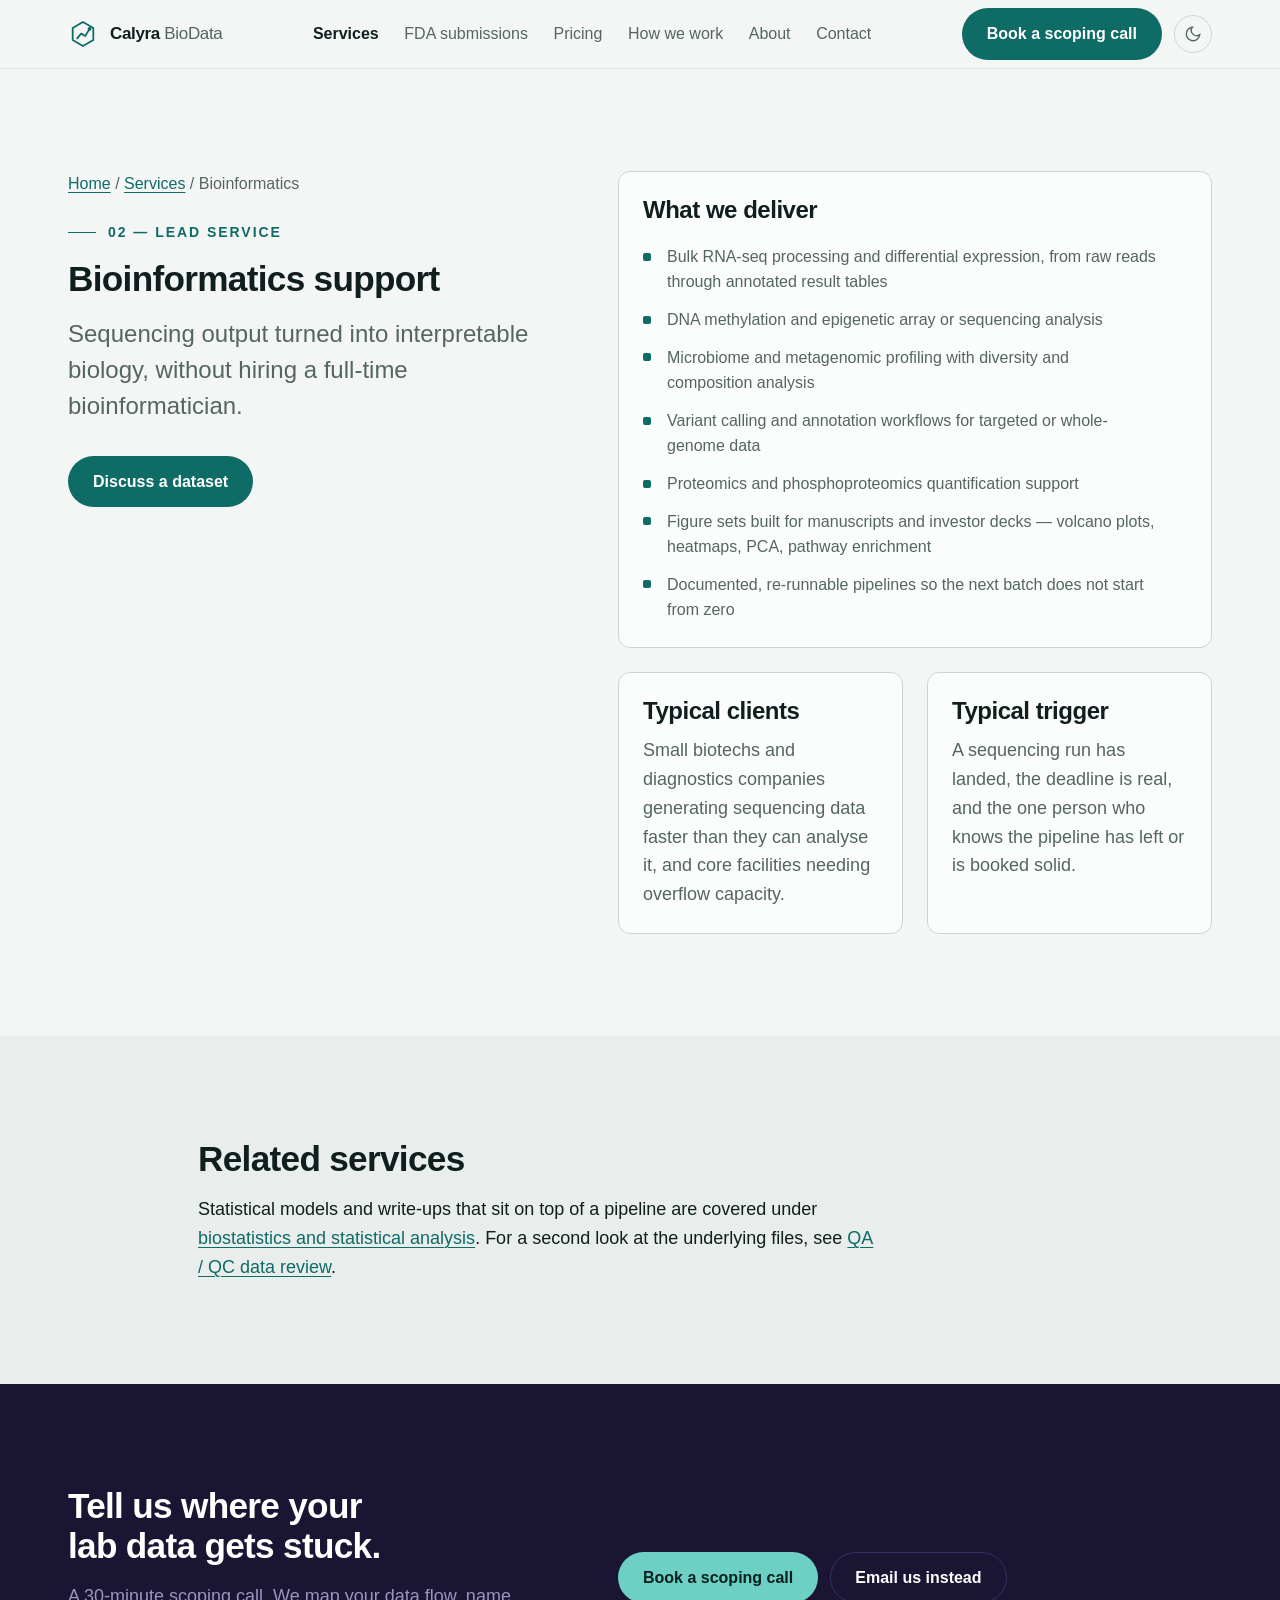
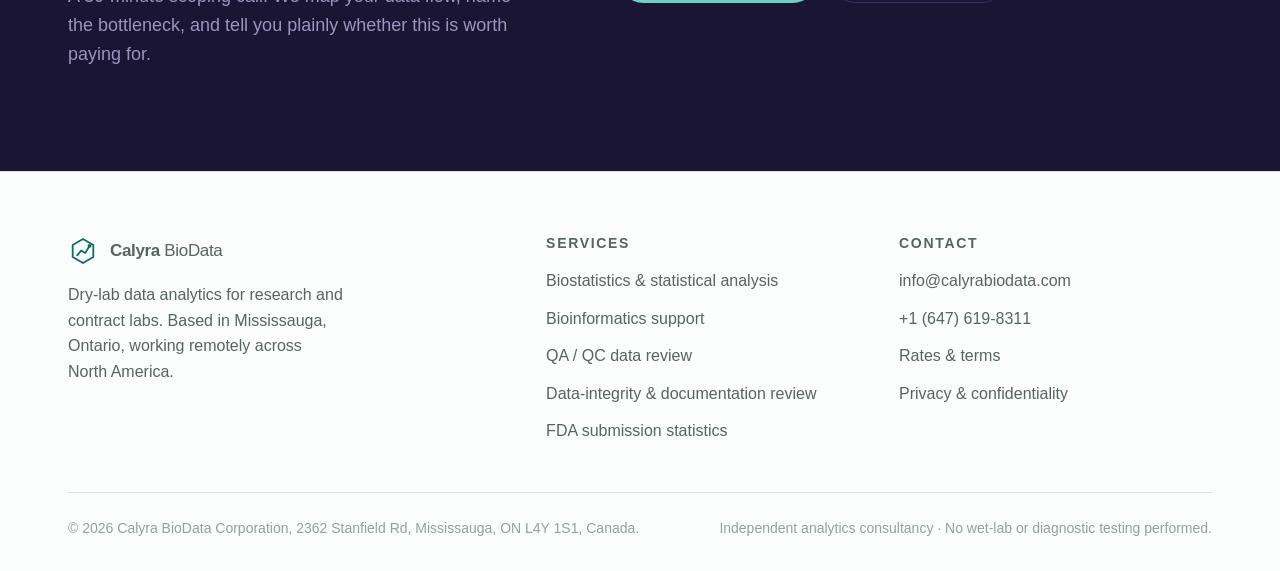
<file: bioinformatics.html>
<!doctype html>
<html lang="en">
<head>
<meta charset="utf-8">
<meta name="viewport" content="width=device-width, initial-scale=1">
<title>Bioinformatics Support & RNA-seq | Calyra BioData</title>
<meta name="description" content="RNA-seq differential expression, methylation, microbiome, variant calling and documented pipelines — bioinformatics support for labs without a full-time hire.">
<link rel="canonical" href="https://www.calyrabiodata.com/bioinformatics.html">
<meta name="robots" content="index, follow, max-image-preview:large">
<meta property="og:type" content="website">
<meta property="og:site_name" content="Calyra BioData">
<meta property="og:title" content="Bioinformatics Support & RNA-seq | Calyra BioData">
<meta property="og:description" content="RNA-seq differential expression, methylation, microbiome, variant calling and documented pipelines — bioinformatics support for labs without a full-time hire.">
<meta property="og:url" content="https://www.calyrabiodata.com/bioinformatics.html">
<meta property="og:image" content="https://www.calyrabiodata.com/assets/og.svg">
<meta property="og:locale" content="en_CA">
<meta name="twitter:card" content="summary_large_image">
<meta name="twitter:title" content="Bioinformatics Support & RNA-seq | Calyra BioData">
<meta name="twitter:description" content="RNA-seq differential expression, methylation, microbiome, variant calling and documented pipelines — bioinformatics support for labs without a full-time hire.">
<meta name="twitter:image" content="https://www.calyrabiodata.com/assets/og.svg">
<meta name="theme-color" content="#1a1533">
<meta name="author" content="Calyra BioData">
<meta name="geo.region" content="CA-ON">
<meta name="geo.placename" content="Mississauga">
<link rel="icon" href="assets/favicon.svg" type="image/svg+xml">
<link rel="apple-touch-icon" href="assets/favicon.svg">
<link rel="preconnect" href="https://api.fontshare.com" crossorigin>
<link href="https://api.fontshare.com/v2/css?f[]=cabinet-grotesk@700,800&f[]=satoshi@400,500,700&display=swap" rel="stylesheet">
<link rel="stylesheet" href="css/style.css">
<script type="application/ld+json">
{
  "@context": "https://schema.org",
  "@graph": [
    {
      "@type": "ProfessionalService",
      "@id": "https://www.calyrabiodata.com/#organization",
      "name": "Calyra BioData",
      "legalName": "Calyra BioData Corporation",
      "url": "https://www.calyrabiodata.com/",
      "email": "info@calyrabiodata.com",
      "telephone": "+16476198311",
      "address": {
        "@type": "PostalAddress",
        "streetAddress": "2362 Stanfield Rd",
        "addressLocality": "Mississauga",
        "addressRegion": "ON",
        "postalCode": "L4Y 1S1",
        "addressCountry": "CA"
      },
      "areaServed": [
        {
          "@type": "Country",
          "name": "Canada"
        },
        {
          "@type": "Country",
          "name": "United States"
        }
      ]
    },
    {
      "@type": "Service",
      "@id": "https://www.calyrabiodata.com/bioinformatics.html#service",
      "name": "Bioinformatics support",
      "url": "https://www.calyrabiodata.com/bioinformatics.html",
      "description": "Sequencing and omics pipelines run end to end, including bulk RNA-seq differential expression, DNA methylation, microbiome profiling, variant calling and documented, re-runnable pipelines.",
      "serviceType": "Bioinformatics",
      "provider": {
        "@id": "https://www.calyrabiodata.com/#organization"
      },
      "areaServed": [
        {
          "@type": "Country",
          "name": "Canada"
        },
        {
          "@type": "Country",
          "name": "United States"
        }
      ]
    },
    {
      "@type": "BreadcrumbList",
      "@id": "https://www.calyrabiodata.com/bioinformatics.html#breadcrumb",
      "itemListElement": [
        {
          "@type": "ListItem",
          "position": 1,
          "name": "Home",
          "item": "https://www.calyrabiodata.com/"
        },
        {
          "@type": "ListItem",
          "position": 2,
          "name": "Services",
          "item": "https://www.calyrabiodata.com/services.html"
        },
        {
          "@type": "ListItem",
          "position": 3,
          "name": "Bioinformatics",
          "item": "https://www.calyrabiodata.com/bioinformatics.html"
        }
      ]
    }
  ]
}
</script>
</head>
<body>
<a class="sr-only" href="#main">Skip to content</a>
<header class="header">
  <div class="wrap header__inner">
    <a class="brand" href="index.html" aria-label="Calyra BioData — home">
      <svg class="brand__mark" width="30" height="30" viewBox="0 0 32 32" fill="none" stroke="currentColor" stroke-width="1.9" stroke-linecap="round" stroke-linejoin="round" aria-hidden="true"><path d="M16 3.2 27 9.6v12.8L16 28.8 5 22.4V9.6z"/><path d="M9.8 20.6 14 15.6l4.4 2.5 4.6-7.6"/><circle cx="23" cy="10.5" r="2.1" fill="currentColor" stroke="none"/></svg>
      <span class="brand__name">Calyra <span>BioData</span></span>
    </a>
    <nav class="nav" id="site-nav" data-open="false" aria-label="Main">
      <a href="services.html" aria-current="page">Services</a><a href="fda-submissions.html">FDA submissions</a><a href="pricing.html">Pricing</a><a href="process.html">How we work</a><a href="about.html">About</a><a href="contact.html">Contact</a>
      <a class="btn btn--primary" href="https://calendar.app.google/8se2JX9Y255G5LzP7" target="_blank" rel="noopener" data-book-link>Book a scoping call</a>
    </nav>
    <div class="header__actions">
      <a class="btn btn--primary" href="https://calendar.app.google/8se2JX9Y255G5LzP7" target="_blank" rel="noopener" data-book-link>Book a scoping call</a>
      <button class="icon-btn" data-theme-toggle type="button" aria-label="Switch colour mode"></button>
      <button class="icon-btn nav-toggle" data-nav-toggle type="button" aria-expanded="false" aria-controls="site-nav" aria-label="Menu">
        <svg width="18" height="18" viewBox="0 0 24 24" fill="none" stroke="currentColor" stroke-width="2" stroke-linecap="round"><path d="M3 6h18M3 12h18M3 18h18"/></svg>
      </button>
    </div>
  </div>
</header>
<main id="main">

<section>
  <div class="wrap split">
    <div class="sticky-col">
      <p class="small" style="color:var(--color-text-muted);margin-bottom:var(--space-6)"><a href="index.html">Home</a> / <a href="services.html">Services</a> / Bioinformatics</p>
      <p class="eyebrow">02 — Lead service</p>
      <h1 class="section-title">Bioinformatics support</h1>
      <p class="lede">Sequencing output turned into interpretable biology, without hiring a full-time bioinformatician.</p>
      <div class="btn-row"><a class="btn btn--primary" href="contact.html">Discuss a dataset</a></div>
    </div>
    <div>
      <div class="card">
        <h2>What we deliver</h2>
        <ul class="check-list" role="list">
          <li>Bulk RNA-seq processing and differential expression, from raw reads through annotated result tables</li>
          <li>DNA methylation and epigenetic array or sequencing analysis</li>
          <li>Microbiome and metagenomic profiling with diversity and composition analysis</li>
          <li>Variant calling and annotation workflows for targeted or whole-genome data</li>
          <li>Proteomics and phosphoproteomics quantification support</li>
          <li>Figure sets built for manuscripts and investor decks — volcano plots, heatmaps, PCA, pathway enrichment</li>
          <li>Documented, re-runnable pipelines so the next batch does not start from zero</li>
        </ul>
      </div>
      <div class="grid grid--2" style="margin-top:var(--space-6)">
        <div class="card"><h2>Typical clients</h2><p class="small">Small biotechs and diagnostics companies generating sequencing data faster than they can analyse it, and core facilities needing overflow capacity.</p></div>
        <div class="card"><h2>Typical trigger</h2><p class="small">A sequencing run has landed, the deadline is real, and the one person who knows the pipeline has left or is booked solid.</p></div>
      </div>
    </div>
  </div>
</section>
<section class="band-offset">
  <div class="wrap wrap--default">
    <h2 class="section-title">Related services</h2>
    <p>Statistical models and write-ups that sit on top of a pipeline are covered under <a href="biostatistics.html">biostatistics and statistical analysis</a>. For a second look at the underlying files, see <a href="qa-qc-data-review.html">QA / QC data review</a>.</p>
  </div>
</section>
<section class="cta">
  <div class="wrap">
    <div class="split" style="align-items:center">
      <div>
        <h2>Tell us where your lab data gets stuck.</h2>
        <p>A 30-minute scoping call. We map your data flow, name the bottleneck, and tell you plainly whether this is worth paying for.</p>
      </div>
      <div class="btn-row" style="margin-top:0">
        <a class="btn btn--primary" href="https://calendar.app.google/8se2JX9Y255G5LzP7" target="_blank" rel="noopener" data-book-link>Book a scoping call</a>
        <a class="btn btn--ghost" href="mailto:info@calyrabiodata.com">Email us instead</a>
      </div>
    </div>
  </div>
</section>
</main>
<footer class="footer">
  <div class="wrap">
    <div class="footer__top">
      <div class="footer__brand">
        <a class="brand" href="index.html"><svg class="brand__mark" width="30" height="30" viewBox="0 0 32 32" fill="none" stroke="currentColor" stroke-width="1.9" stroke-linecap="round" stroke-linejoin="round" aria-hidden="true"><path d="M16 3.2 27 9.6v12.8L16 28.8 5 22.4V9.6z"/><path d="M9.8 20.6 14 15.6l4.4 2.5 4.6-7.6"/><circle cx="23" cy="10.5" r="2.1" fill="currentColor" stroke="none"/></svg><span class="brand__name">Calyra <span>BioData</span></span></a>
        <p>Dry-lab data analytics for research and contract labs. Based in Mississauga, Ontario, working remotely across North America.</p>
      </div>
      <div>
        <h2>Services</h2>
        <ul role="list">
          <li><a href="biostatistics.html">Biostatistics &amp; statistical analysis</a></li>
          <li><a href="bioinformatics.html">Bioinformatics support</a></li>
          <li><a href="qa-qc-data-review.html">QA / QC data review</a></li>
          <li><a href="data-integrity-review.html">Data-integrity &amp; documentation review</a></li>
          <li><a href="fda-submissions.html">FDA submission statistics</a></li>
        </ul>
      </div>
      <div>
        <h2>Contact</h2>
        <ul role="list">
          <li><a href="mailto:info@calyrabiodata.com">info@calyrabiodata.com</a></li>
          <li><a href="tel:+16476198311">+1 (647) 619-8311</a></li>
          <li><a href="pricing.html">Rates &amp; terms</a></li>
          <li><a href="privacy.html">Privacy &amp; confidentiality</a></li>
        </ul>
      </div>
    </div>
    <div class="footer__bottom">
      <span>&copy; <span data-year>2026</span> Calyra BioData Corporation, 2362 Stanfield Rd, Mississauga, ON L4Y 1S1, Canada.</span>
      <span>Independent analytics consultancy &middot; No wet-lab or diagnostic testing performed.</span>
    </div>
  </div>
</footer>
<script src="js/main.js" defer></script>
</body>
</html>
</file>
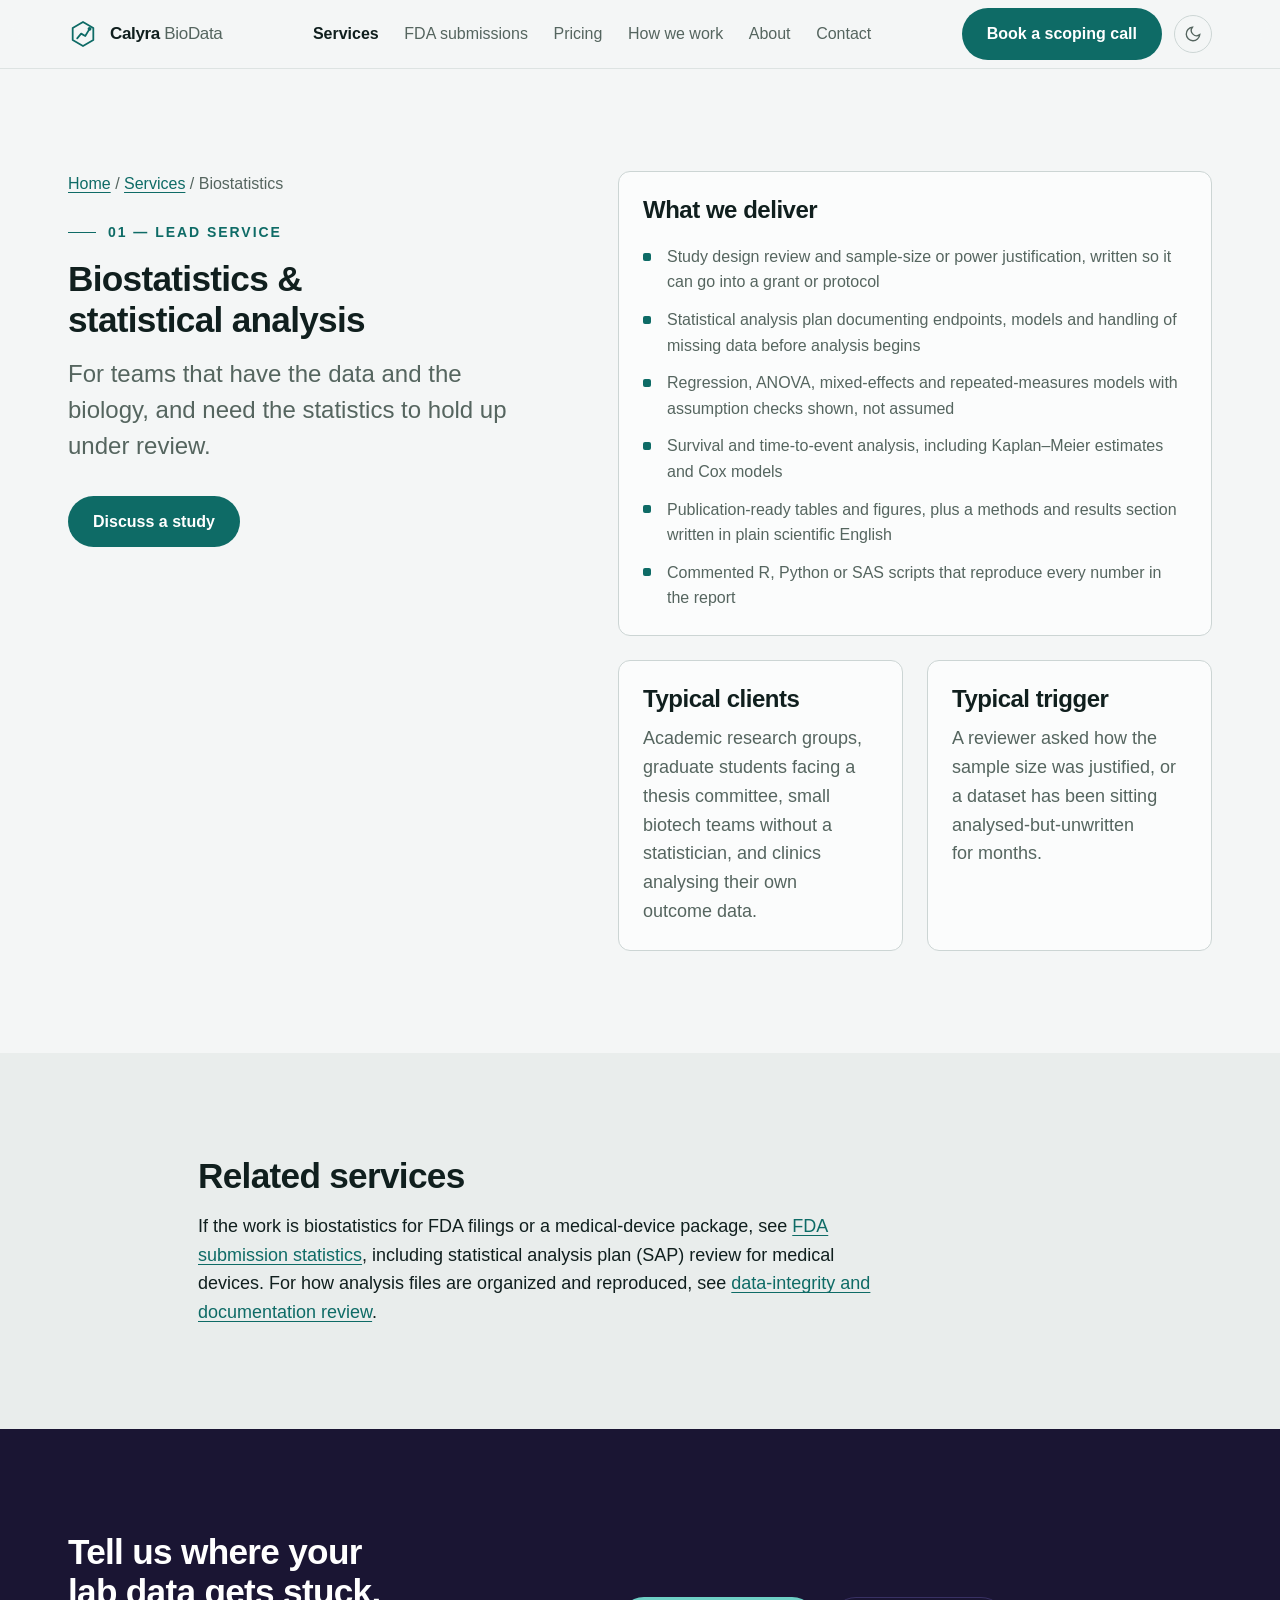
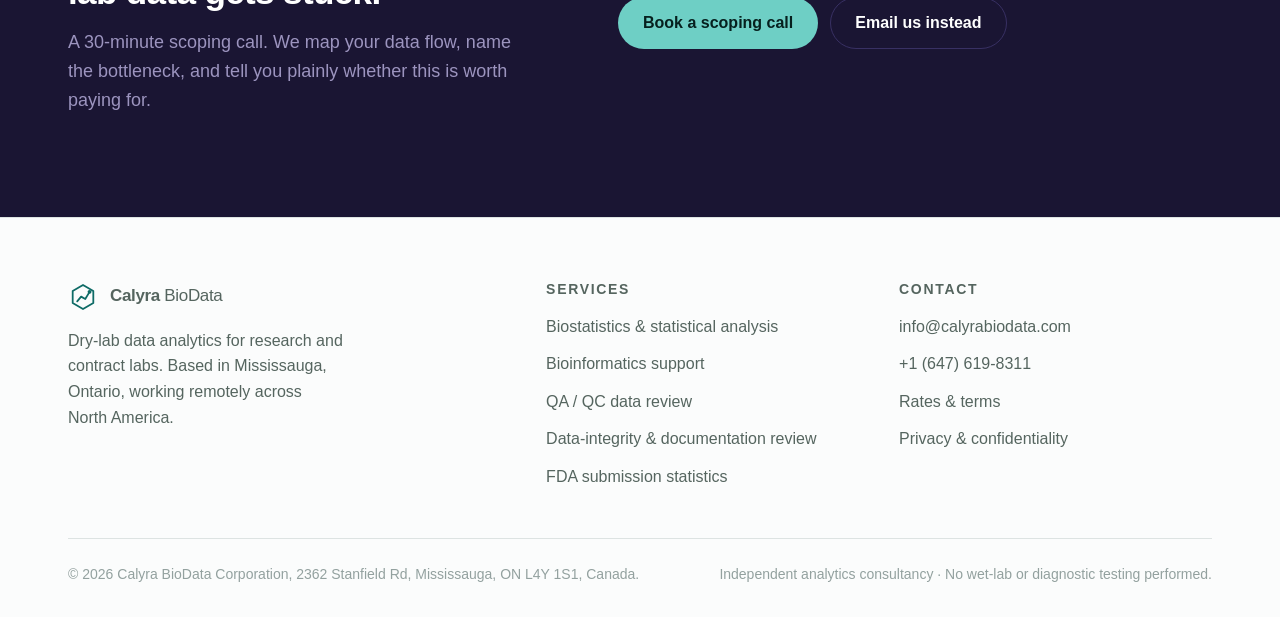
<file: biostatistics.html>
<!doctype html>
<html lang="en">
<head>
<meta charset="utf-8">
<meta name="viewport" content="width=device-width, initial-scale=1">
<title>Biostatistics & Statistical Analysis | Calyra BioData</title>
<meta name="description" content="Study design review, sample-size and power justification, statistical analysis plans, and reproducible biostatistics in R, Python or SAS for research labs.">
<link rel="canonical" href="https://www.calyrabiodata.com/biostatistics.html">
<meta name="robots" content="index, follow, max-image-preview:large">
<meta property="og:type" content="website">
<meta property="og:site_name" content="Calyra BioData">
<meta property="og:title" content="Biostatistics & Statistical Analysis | Calyra BioData">
<meta property="og:description" content="Study design review, sample-size and power justification, statistical analysis plans, and reproducible biostatistics in R, Python or SAS for research labs.">
<meta property="og:url" content="https://www.calyrabiodata.com/biostatistics.html">
<meta property="og:image" content="https://www.calyrabiodata.com/assets/og.svg">
<meta property="og:locale" content="en_CA">
<meta name="twitter:card" content="summary_large_image">
<meta name="twitter:title" content="Biostatistics & Statistical Analysis | Calyra BioData">
<meta name="twitter:description" content="Study design review, sample-size and power justification, statistical analysis plans, and reproducible biostatistics in R, Python or SAS for research labs.">
<meta name="twitter:image" content="https://www.calyrabiodata.com/assets/og.svg">
<meta name="theme-color" content="#1a1533">
<meta name="author" content="Calyra BioData">
<meta name="geo.region" content="CA-ON">
<meta name="geo.placename" content="Mississauga">
<link rel="icon" href="assets/favicon.svg" type="image/svg+xml">
<link rel="apple-touch-icon" href="assets/favicon.svg">
<link rel="preconnect" href="https://api.fontshare.com" crossorigin>
<link href="https://api.fontshare.com/v2/css?f[]=cabinet-grotesk@700,800&f[]=satoshi@400,500,700&display=swap" rel="stylesheet">
<link rel="stylesheet" href="css/style.css">
<script type="application/ld+json">
{
  "@context": "https://schema.org",
  "@graph": [
    {
      "@type": "ProfessionalService",
      "@id": "https://www.calyrabiodata.com/#organization",
      "name": "Calyra BioData",
      "legalName": "Calyra BioData Corporation",
      "url": "https://www.calyrabiodata.com/",
      "email": "info@calyrabiodata.com",
      "telephone": "+16476198311",
      "address": {
        "@type": "PostalAddress",
        "streetAddress": "2362 Stanfield Rd",
        "addressLocality": "Mississauga",
        "addressRegion": "ON",
        "postalCode": "L4Y 1S1",
        "addressCountry": "CA"
      },
      "areaServed": [
        {
          "@type": "Country",
          "name": "Canada"
        },
        {
          "@type": "Country",
          "name": "United States"
        }
      ]
    },
    {
      "@type": "Service",
      "@id": "https://www.calyrabiodata.com/biostatistics.html#service",
      "name": "Biostatistics & statistical analysis",
      "url": "https://www.calyrabiodata.com/biostatistics.html",
      "description": "Study design review, sample-size or power justification, statistical analysis plans, and reproducible statistical analysis in R, Python or SAS for research labs, academic groups and small biotech teams.",
      "serviceType": "Biostatistics",
      "provider": {
        "@id": "https://www.calyrabiodata.com/#organization"
      },
      "areaServed": [
        {
          "@type": "Country",
          "name": "Canada"
        },
        {
          "@type": "Country",
          "name": "United States"
        }
      ]
    },
    {
      "@type": "BreadcrumbList",
      "@id": "https://www.calyrabiodata.com/biostatistics.html#breadcrumb",
      "itemListElement": [
        {
          "@type": "ListItem",
          "position": 1,
          "name": "Home",
          "item": "https://www.calyrabiodata.com/"
        },
        {
          "@type": "ListItem",
          "position": 2,
          "name": "Services",
          "item": "https://www.calyrabiodata.com/services.html"
        },
        {
          "@type": "ListItem",
          "position": 3,
          "name": "Biostatistics",
          "item": "https://www.calyrabiodata.com/biostatistics.html"
        }
      ]
    }
  ]
}
</script>
</head>
<body>
<a class="sr-only" href="#main">Skip to content</a>
<header class="header">
  <div class="wrap header__inner">
    <a class="brand" href="index.html" aria-label="Calyra BioData — home">
      <svg class="brand__mark" width="30" height="30" viewBox="0 0 32 32" fill="none" stroke="currentColor" stroke-width="1.9" stroke-linecap="round" stroke-linejoin="round" aria-hidden="true"><path d="M16 3.2 27 9.6v12.8L16 28.8 5 22.4V9.6z"/><path d="M9.8 20.6 14 15.6l4.4 2.5 4.6-7.6"/><circle cx="23" cy="10.5" r="2.1" fill="currentColor" stroke="none"/></svg>
      <span class="brand__name">Calyra <span>BioData</span></span>
    </a>
    <nav class="nav" id="site-nav" data-open="false" aria-label="Main">
      <a href="services.html" aria-current="page">Services</a><a href="fda-submissions.html">FDA submissions</a><a href="pricing.html">Pricing</a><a href="process.html">How we work</a><a href="about.html">About</a><a href="contact.html">Contact</a>
      <a class="btn btn--primary" href="https://calendar.app.google/8se2JX9Y255G5LzP7" target="_blank" rel="noopener" data-book-link>Book a scoping call</a>
    </nav>
    <div class="header__actions">
      <a class="btn btn--primary" href="https://calendar.app.google/8se2JX9Y255G5LzP7" target="_blank" rel="noopener" data-book-link>Book a scoping call</a>
      <button class="icon-btn" data-theme-toggle type="button" aria-label="Switch colour mode"></button>
      <button class="icon-btn nav-toggle" data-nav-toggle type="button" aria-expanded="false" aria-controls="site-nav" aria-label="Menu">
        <svg width="18" height="18" viewBox="0 0 24 24" fill="none" stroke="currentColor" stroke-width="2" stroke-linecap="round"><path d="M3 6h18M3 12h18M3 18h18"/></svg>
      </button>
    </div>
  </div>
</header>
<main id="main">

<section>
  <div class="wrap split">
    <div class="sticky-col">
      <p class="small" style="color:var(--color-text-muted);margin-bottom:var(--space-6)"><a href="index.html">Home</a> / <a href="services.html">Services</a> / Biostatistics</p>
      <p class="eyebrow">01 — Lead service</p>
      <h1 class="section-title">Biostatistics &amp; statistical analysis</h1>
      <p class="lede">For teams that have the data and the biology, and need the statistics to hold up under review.</p>
      <div class="btn-row"><a class="btn btn--primary" href="contact.html">Discuss a study</a></div>
    </div>
    <div>
      <div class="card">
        <h2>What we deliver</h2>
        <ul class="check-list" role="list">
          <li>Study design review and sample-size or power justification, written so it can go into a grant or protocol</li>
          <li>Statistical analysis plan documenting endpoints, models and handling of missing data before analysis begins</li>
          <li>Regression, ANOVA, mixed-effects and repeated-measures models with assumption checks shown, not assumed</li>
          <li>Survival and time-to-event analysis, including Kaplan–Meier estimates and Cox models</li>
          <li>Publication-ready tables and figures, plus a methods and results section written in plain scientific English</li>
          <li>Commented R, Python or SAS scripts that reproduce every number in the report</li>
        </ul>
      </div>
      <div class="grid grid--2" style="margin-top:var(--space-6)">
        <div class="card"><h2>Typical clients</h2><p class="small">Academic research groups, graduate students facing a thesis committee, small biotech teams without a statistician, and clinics analysing their own outcome data.</p></div>
        <div class="card"><h2>Typical trigger</h2><p class="small">A reviewer asked how the sample size was justified, or a dataset has been sitting analysed-but-unwritten for months.</p></div>
      </div>
    </div>
  </div>
</section>
<section class="band-offset">
  <div class="wrap wrap--default">
    <h2 class="section-title">Related services</h2>
    <p>If the work is biostatistics for FDA filings or a medical-device package, see <a href="fda-submissions.html">FDA submission statistics</a>, including statistical analysis plan (SAP) review for medical devices. For how analysis files are organized and reproduced, see <a href="data-integrity-review.html">data-integrity and documentation review</a>.</p>
  </div>
</section>
<section class="cta">
  <div class="wrap">
    <div class="split" style="align-items:center">
      <div>
        <h2>Tell us where your lab data gets stuck.</h2>
        <p>A 30-minute scoping call. We map your data flow, name the bottleneck, and tell you plainly whether this is worth paying for.</p>
      </div>
      <div class="btn-row" style="margin-top:0">
        <a class="btn btn--primary" href="https://calendar.app.google/8se2JX9Y255G5LzP7" target="_blank" rel="noopener" data-book-link>Book a scoping call</a>
        <a class="btn btn--ghost" href="mailto:info@calyrabiodata.com">Email us instead</a>
      </div>
    </div>
  </div>
</section>
</main>
<footer class="footer">
  <div class="wrap">
    <div class="footer__top">
      <div class="footer__brand">
        <a class="brand" href="index.html"><svg class="brand__mark" width="30" height="30" viewBox="0 0 32 32" fill="none" stroke="currentColor" stroke-width="1.9" stroke-linecap="round" stroke-linejoin="round" aria-hidden="true"><path d="M16 3.2 27 9.6v12.8L16 28.8 5 22.4V9.6z"/><path d="M9.8 20.6 14 15.6l4.4 2.5 4.6-7.6"/><circle cx="23" cy="10.5" r="2.1" fill="currentColor" stroke="none"/></svg><span class="brand__name">Calyra <span>BioData</span></span></a>
        <p>Dry-lab data analytics for research and contract labs. Based in Mississauga, Ontario, working remotely across North America.</p>
      </div>
      <div>
        <h2>Services</h2>
        <ul role="list">
          <li><a href="biostatistics.html">Biostatistics &amp; statistical analysis</a></li>
          <li><a href="bioinformatics.html">Bioinformatics support</a></li>
          <li><a href="qa-qc-data-review.html">QA / QC data review</a></li>
          <li><a href="data-integrity-review.html">Data-integrity &amp; documentation review</a></li>
          <li><a href="fda-submissions.html">FDA submission statistics</a></li>
        </ul>
      </div>
      <div>
        <h2>Contact</h2>
        <ul role="list">
          <li><a href="mailto:info@calyrabiodata.com">info@calyrabiodata.com</a></li>
          <li><a href="tel:+16476198311">+1 (647) 619-8311</a></li>
          <li><a href="pricing.html">Rates &amp; terms</a></li>
          <li><a href="privacy.html">Privacy &amp; confidentiality</a></li>
        </ul>
      </div>
    </div>
    <div class="footer__bottom">
      <span>&copy; <span data-year>2026</span> Calyra BioData Corporation, 2362 Stanfield Rd, Mississauga, ON L4Y 1S1, Canada.</span>
      <span>Independent analytics consultancy &middot; No wet-lab or diagnostic testing performed.</span>
    </div>
  </div>
</footer>
<script src="js/main.js" defer></script>
</body>
</html>
</file>
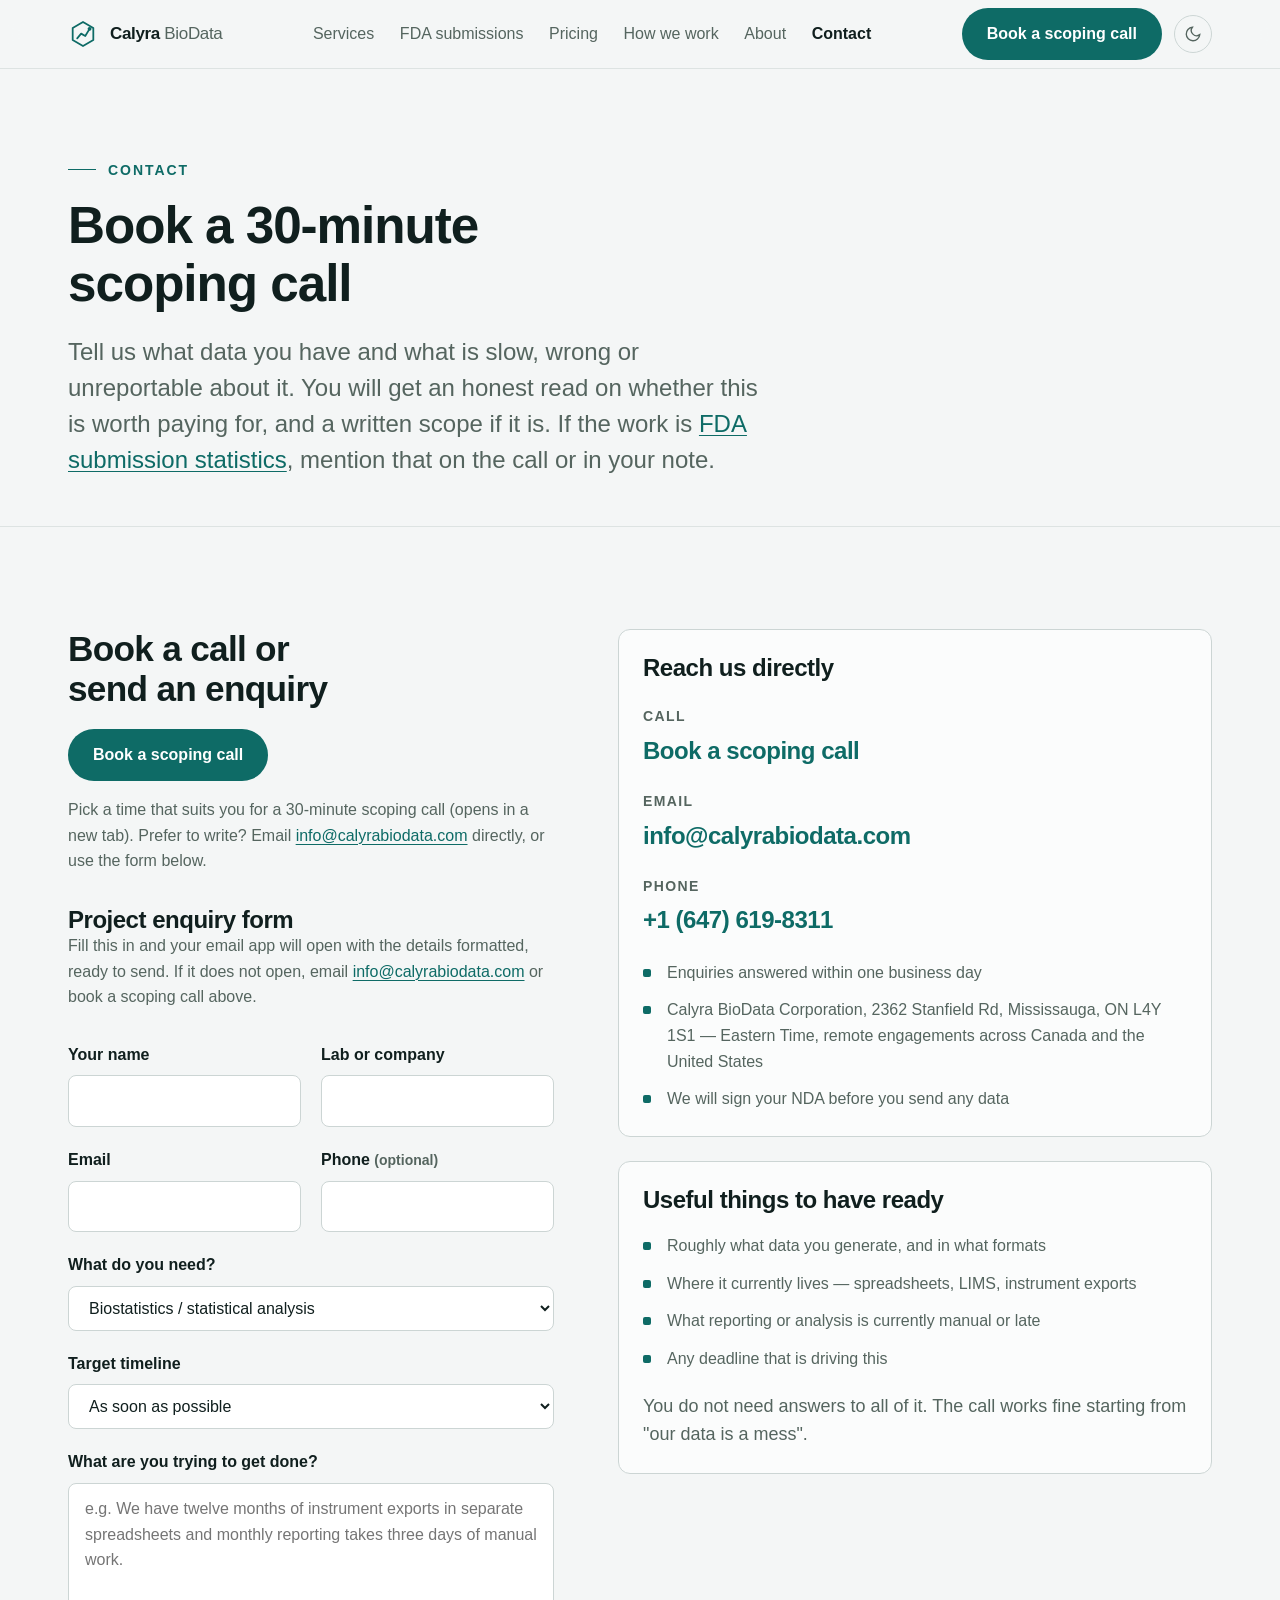
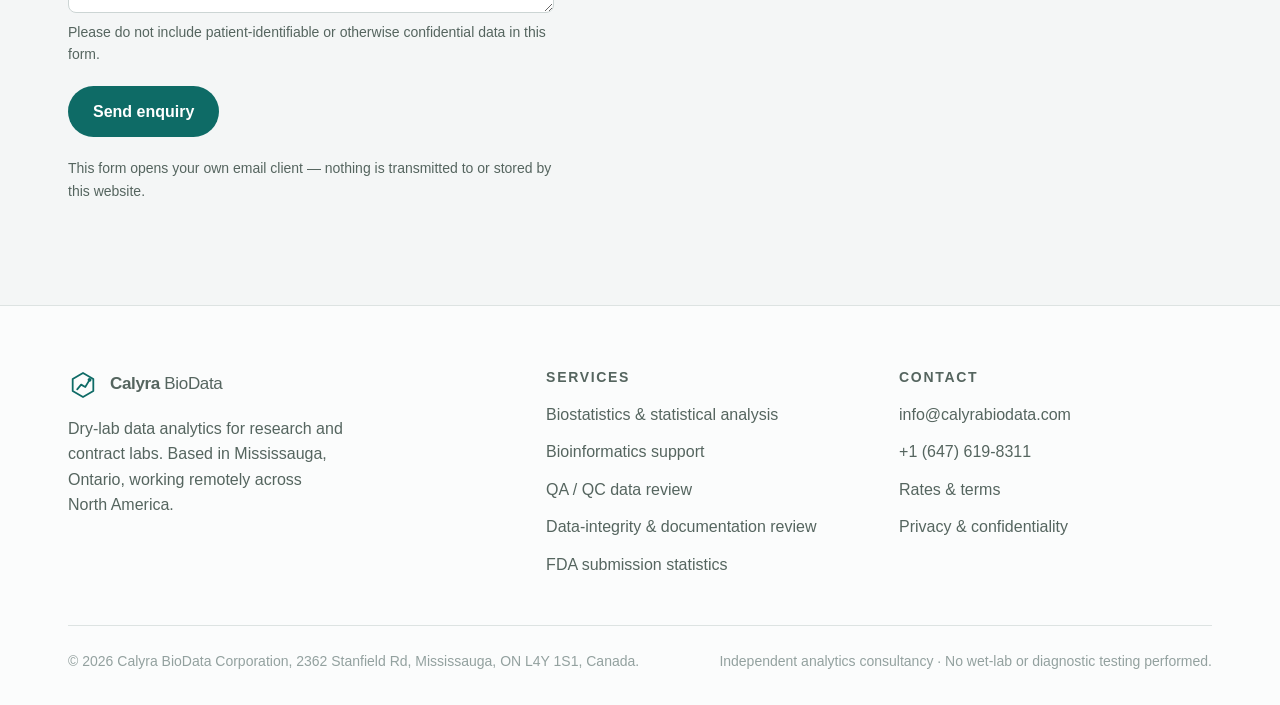
<file: contact.html>
<!doctype html>
<html lang="en">
<head>
<meta charset="utf-8">
<meta name="viewport" content="width=device-width, initial-scale=1">
<title>Contact — Book a Scoping Call | Calyra BioData, Mississauga ON</title>
<meta name="description" content="Book a 30-minute scoping call for biostatistics, bioinformatics or lab data QC work. Email info@calyrabiodata.com or call +1 (647) 619-8311. Mississauga, Ontario — remote across North America.">
<link rel="canonical" href="https://www.calyrabiodata.com/contact.html">
<meta name="robots" content="index, follow, max-image-preview:large">
<meta property="og:type" content="website">
<meta property="og:site_name" content="Calyra BioData">
<meta property="og:title" content="Contact — Book a Scoping Call | Calyra BioData, Mississauga ON">
<meta property="og:description" content="Book a 30-minute scoping call for biostatistics, bioinformatics or lab data QC work. Email info@calyrabiodata.com or call +1 (647) 619-8311. Mississauga, Ontario — remote across North America.">
<meta property="og:url" content="https://www.calyrabiodata.com/contact.html">
<meta property="og:image" content="https://www.calyrabiodata.com/assets/og.svg">
<meta property="og:locale" content="en_CA">
<meta name="twitter:card" content="summary_large_image">
<meta name="twitter:title" content="Contact — Book a Scoping Call | Calyra BioData, Mississauga ON">
<meta name="twitter:description" content="Book a 30-minute scoping call for biostatistics, bioinformatics or lab data QC work. Email info@calyrabiodata.com or call +1 (647) 619-8311. Mississauga, Ontario — remote across North America.">
<meta name="twitter:image" content="https://www.calyrabiodata.com/assets/og.svg">
<meta name="theme-color" content="#1a1533">
<meta name="author" content="Calyra BioData">
<meta name="geo.region" content="CA-ON">
<meta name="geo.placename" content="Mississauga">
<link rel="icon" href="assets/favicon.svg" type="image/svg+xml">
<link rel="apple-touch-icon" href="assets/favicon.svg">
<link rel="preconnect" href="https://api.fontshare.com" crossorigin>
<link href="https://api.fontshare.com/v2/css?f[]=cabinet-grotesk@700,800&f[]=satoshi@400,500,700&display=swap" rel="stylesheet">
<link rel="stylesheet" href="css/style.css">
<script type="application/ld+json">
{
  "@context": "https://schema.org",
  "@type": "ProfessionalService",
  "@id": "https://www.calyrabiodata.com/#organization",
  "name": "Calyra BioData",
  "legalName": "Calyra BioData Corporation",
  "url": "https://www.calyrabiodata.com/",
  "email": "info@calyrabiodata.com",
  "telephone": "+16476198311",
  "potentialAction": {"@type": "ReserveAction", "name": "Book a scoping call", "target": {"@type": "EntryPoint", "urlTemplate": "https://calendar.app.google/8se2JX9Y255G5LzP7", "actionPlatform": ["http://schema.org/DesktopWebPlatform", "http://schema.org/MobileWebPlatform"]}, "result": {"@type": "Reservation", "name": "30-minute scoping call"}},
  "description": "Calyra BioData is a Mississauga-based dry-lab data analytics consultancy providing biostatistics, bioinformatics, QA/QC data review, data-integrity and documentation review, and regulatory-grade statistics for FDA submissions to research labs, contract labs and small biotech companies.",
  "areaServed": [{"@type": "Country", "name": "Canada"}, {"@type": "Country", "name": "United States"}],
  "address": {"@type": "PostalAddress", "streetAddress": "2362 Stanfield Rd", "addressLocality": "Mississauga", "addressRegion": "ON", "postalCode": "L4Y 1S1", "addressCountry": "CA"},
  "priceRange": "C$1,500 - C$20,000+",
  "knowsAbout": ["Biostatistics", "Bioinformatics", "RNA-seq analysis", "Statistical analysis plans", "FDA submission statistics", "Diagnostic accuracy", "Data quality control", "Data integrity", "Documentation review", "R programming", "Python data analysis"],
  "makesOffer": [
    {"@type": "Offer", "name": "Data audit / one-off analysis", "priceCurrency": "CAD", "price": "1500"},
    {"@type": "Offer", "name": "Dashboard and QC reporting sprint", "priceCurrency": "CAD", "price": "4500"},
    {"@type": "Offer", "name": "Multi-source lab data project", "priceCurrency": "CAD", "price": "8000"},
    {"@type": "Offer", "name": "Monthly analytics retainer", "priceCurrency": "CAD", "price": "1000"}
  ]
}
</script>
</head>
<body>
<a class="sr-only" href="#main">Skip to content</a>
<header class="header">
  <div class="wrap header__inner">
    <a class="brand" href="index.html" aria-label="Calyra BioData — home">
      <svg class="brand__mark" width="30" height="30" viewBox="0 0 32 32" fill="none" stroke="currentColor" stroke-width="1.9" stroke-linecap="round" stroke-linejoin="round" aria-hidden="true"><path d="M16 3.2 27 9.6v12.8L16 28.8 5 22.4V9.6z"/><path d="M9.8 20.6 14 15.6l4.4 2.5 4.6-7.6"/><circle cx="23" cy="10.5" r="2.1" fill="currentColor" stroke="none"/></svg>
      <span class="brand__name">Calyra <span>BioData</span></span>
    </a>
    <nav class="nav" id="site-nav" data-open="false" aria-label="Main">
      <a href="services.html">Services</a><a href="fda-submissions.html">FDA submissions</a><a href="pricing.html">Pricing</a><a href="process.html">How we work</a><a href="about.html">About</a><a href="contact.html" aria-current="page">Contact</a>
      <a class="btn btn--primary" href="https://calendar.app.google/8se2JX9Y255G5LzP7" target="_blank" rel="noopener" data-book-link>Book a scoping call</a>
    </nav>
    <div class="header__actions">
      <a class="btn btn--primary" href="https://calendar.app.google/8se2JX9Y255G5LzP7" target="_blank" rel="noopener" data-book-link>Book a scoping call</a>
      <button class="icon-btn" data-theme-toggle type="button" aria-label="Switch colour mode"></button>
      <button class="icon-btn nav-toggle" data-nav-toggle type="button" aria-expanded="false" aria-controls="site-nav" aria-label="Menu">
        <svg width="18" height="18" viewBox="0 0 24 24" fill="none" stroke="currentColor" stroke-width="2" stroke-linecap="round"><path d="M3 6h18M3 12h18M3 18h18"/></svg>
      </button>
    </div>
  </div>
</header>
<main id="main">

<section class="page-head">
  <div class="wrap">
    <p class="eyebrow">Contact</p>
    <h1>Book a 30-minute scoping call</h1>
    <p class="lede">Tell us what data you have and what is slow, wrong or unreportable about it. You will get an honest read on whether this is worth paying for, and a written scope if it is. If the work is <a href="fda-submissions.html">FDA submission statistics</a>, mention that on the call or in your note.</p>
  </div>
</section>

<section>
  <div class="wrap split">
    <div>
      <h2 class="section-title">Book a call or send an enquiry</h2>
      <div class="btn-row" style="margin-top:var(--space-5)"><a class="btn btn--primary" href="https://calendar.app.google/8se2JX9Y255G5LzP7" target="_blank" rel="noopener" data-book-link>Book a scoping call</a></div>
      <p class="muted small" style="margin-top:var(--space-4)">Pick a time that suits you for a 30-minute scoping call (opens in a new tab). Prefer to write? Email <a href="mailto:info@calyrabiodata.com">info@calyrabiodata.com</a> directly, or use the form below.</p>
      <h3 style="margin-top:var(--space-8)">Project enquiry form</h3>
      <p class="muted small">Fill this in and your email app will open with the details formatted, ready to send. If it does not open, email <a href="mailto:info@calyrabiodata.com">info@calyrabiodata.com</a> or book a scoping call above.</p>
      <form class="contact" novalidate style="margin-top:var(--space-8)">
        <div class="field-row">
          <div class="field"><label for="name">Your name</label><input id="name" name="name" type="text" autocomplete="name" required></div>
          <div class="field"><label for="org">Lab or company</label><input id="org" name="org" type="text" autocomplete="organization"></div>
        </div>
        <div class="field-row">
          <div class="field"><label for="email">Email</label><input id="email" name="email" type="email" autocomplete="email" required></div>
          <div class="field"><label for="phone">Phone <span class="hint">(optional)</span></label><input id="phone" name="phone" type="tel" autocomplete="tel"></div>
        </div>
        <div class="field">
            <label for="service">What do you need?</label>
            <select id="service" name="service">
              <option>Biostatistics / statistical analysis</option>
              <option>Bioinformatics support</option>
              <option>QA / QC data review</option>
              <option>Data-integrity and documentation review</option>
              <option>Dashboard &amp; QC reporting sprint</option>
              <option>Not sure yet</option>
            </select>
        </div>
        <div class="field">
            <label for="timeline">Target timeline</label>
            <select id="timeline" name="timeline">
              <option>As soon as possible</option>
              <option>Within a month</option>
              <option>This quarter</option>
              <option>Exploring for later</option>
            </select>
        </div>
        <div class="field">
          <label for="message">What are you trying to get done?</label>
          <textarea id="message" name="message" placeholder="e.g. We have twelve months of instrument exports in separate spreadsheets and monthly reporting takes three days of manual work."></textarea>
          <span class="hint">Please do not include patient-identifiable or otherwise confidential data in this form.</span>
        </div>
        <div>
          <button class="btn btn--primary" type="submit">Send enquiry</button>
          <p id="form-status" class="form-note" role="status" hidden style="margin-top:var(--space-4)"></p>
        </div>
        <p class="form-note">This form opens your own email client — nothing is transmitted to or stored by this website.</p>
      </form>
    </div>
    <div class="sticky-col">
      <div class="card">
        <h3>Reach us directly</h3>
        <dl class="contact-lines">
          <div><dt>Call</dt><dd><a href="https://calendar.app.google/8se2JX9Y255G5LzP7" target="_blank" rel="noopener" data-book-link>Book a scoping call</a></dd></div>
          <div><dt>Email</dt><dd><a href="mailto:info@calyrabiodata.com">info@calyrabiodata.com</a></dd></div>
          <div><dt>Phone</dt><dd><a href="tel:+16476198311">+1 (647) 619-8311</a></dd></div>
        </dl>
        <ul class="check-list" role="list">
          <li>Enquiries answered within one business day</li>
          <li>Calyra BioData Corporation, 2362 Stanfield Rd, Mississauga, ON L4Y 1S1 — Eastern Time, remote engagements across Canada and the United States</li>
          <li>We will sign your NDA before you send any data</li>
        </ul>
      </div>
      <div class="card" style="margin-top:var(--space-6)">
        <h3>Useful things to have ready</h3>
        <ul class="check-list" role="list">
          <li>Roughly what data you generate, and in what formats</li>
          <li>Where it currently lives — spreadsheets, LIMS, instrument exports</li>
          <li>What reporting or analysis is currently manual or late</li>
          <li>Any deadline that is driving this</li>
        </ul>
        <p class="small muted" style="margin-top:var(--space-5)">You do not need answers to all of it. The call works fine starting from "our data is a mess".</p>
      </div>
    </div>
  </div>
</section>

</main>
<footer class="footer">
  <div class="wrap">
    <div class="footer__top">
      <div class="footer__brand">
        <a class="brand" href="index.html"><svg class="brand__mark" width="30" height="30" viewBox="0 0 32 32" fill="none" stroke="currentColor" stroke-width="1.9" stroke-linecap="round" stroke-linejoin="round" aria-hidden="true"><path d="M16 3.2 27 9.6v12.8L16 28.8 5 22.4V9.6z"/><path d="M9.8 20.6 14 15.6l4.4 2.5 4.6-7.6"/><circle cx="23" cy="10.5" r="2.1" fill="currentColor" stroke="none"/></svg><span class="brand__name">Calyra <span>BioData</span></span></a>
        <p>Dry-lab data analytics for research and contract labs. Based in Mississauga, Ontario, working remotely across North America.</p>
      </div>
      <div>
        <h2>Services</h2>
        <ul role="list">
          <li><a href="biostatistics.html">Biostatistics &amp; statistical analysis</a></li>
          <li><a href="bioinformatics.html">Bioinformatics support</a></li>
          <li><a href="qa-qc-data-review.html">QA / QC data review</a></li>
          <li><a href="data-integrity-review.html">Data-integrity &amp; documentation review</a></li>
          <li><a href="fda-submissions.html">FDA submission statistics</a></li>
        </ul>
      </div>
      <div>
        <h2>Contact</h2>
        <ul role="list">
          <li><a href="mailto:info@calyrabiodata.com">info@calyrabiodata.com</a></li>
          <li><a href="tel:+16476198311">+1 (647) 619-8311</a></li>
          <li><a href="pricing.html">Rates &amp; terms</a></li>
          <li><a href="privacy.html">Privacy &amp; confidentiality</a></li>
        </ul>
      </div>
    </div>
    <div class="footer__bottom">
      <span>&copy; <span data-year>2026</span> Calyra BioData Corporation, 2362 Stanfield Rd, Mississauga, ON L4Y 1S1, Canada.</span>
      <span>Independent analytics consultancy &middot; No wet-lab or diagnostic testing performed.</span>
    </div>
  </div>
</footer>
<script src="js/main.js" defer></script>
</body>
</html>
</file>
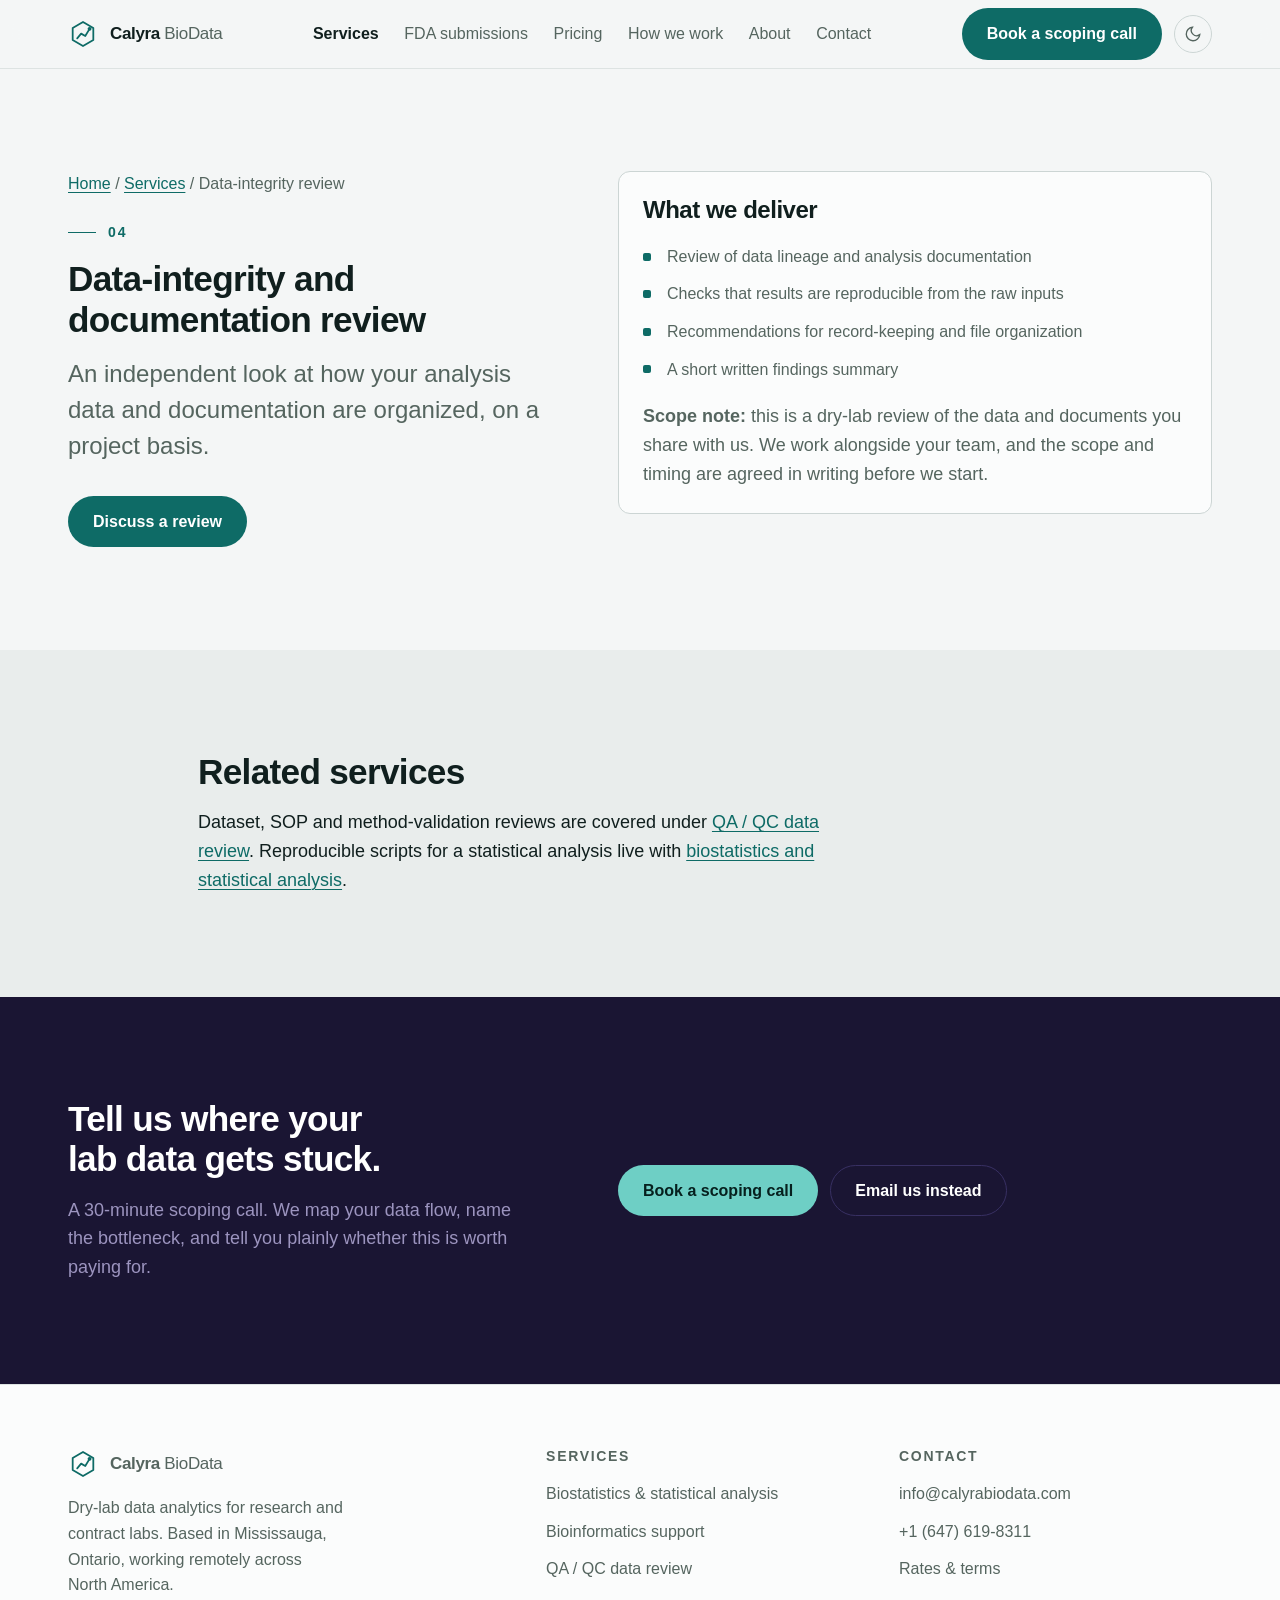
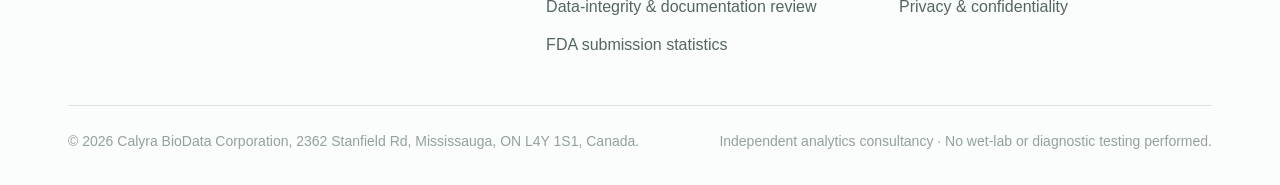
<file: data-integrity-review.html>
<!doctype html>
<html lang="en">
<head>
<meta charset="utf-8">
<meta name="viewport" content="width=device-width, initial-scale=1">
<title>Data-Integrity & Documentation Review | Calyra BioData</title>
<meta name="description" content="Project-based data-integrity and documentation review: data lineage, reproducibility from raw inputs, record-keeping recommendations and a findings summary.">
<link rel="canonical" href="https://www.calyrabiodata.com/data-integrity-review.html">
<meta name="robots" content="index, follow, max-image-preview:large">
<meta property="og:type" content="website">
<meta property="og:site_name" content="Calyra BioData">
<meta property="og:title" content="Data-Integrity & Documentation Review | Calyra BioData">
<meta property="og:description" content="Project-based data-integrity and documentation review: data lineage, reproducibility from raw inputs, record-keeping recommendations and a findings summary.">
<meta property="og:url" content="https://www.calyrabiodata.com/data-integrity-review.html">
<meta property="og:image" content="https://www.calyrabiodata.com/assets/og.svg">
<meta property="og:locale" content="en_CA">
<meta name="twitter:card" content="summary_large_image">
<meta name="twitter:title" content="Data-Integrity & Documentation Review | Calyra BioData">
<meta name="twitter:description" content="Project-based data-integrity and documentation review: data lineage, reproducibility from raw inputs, record-keeping recommendations and a findings summary.">
<meta name="twitter:image" content="https://www.calyrabiodata.com/assets/og.svg">
<meta name="theme-color" content="#1a1533">
<meta name="author" content="Calyra BioData">
<meta name="geo.region" content="CA-ON">
<meta name="geo.placename" content="Mississauga">
<link rel="icon" href="assets/favicon.svg" type="image/svg+xml">
<link rel="apple-touch-icon" href="assets/favicon.svg">
<link rel="preconnect" href="https://api.fontshare.com" crossorigin>
<link href="https://api.fontshare.com/v2/css?f[]=cabinet-grotesk@700,800&f[]=satoshi@400,500,700&display=swap" rel="stylesheet">
<link rel="stylesheet" href="css/style.css">
<script type="application/ld+json">
{
  "@context": "https://schema.org",
  "@graph": [
    {
      "@type": "ProfessionalService",
      "@id": "https://www.calyrabiodata.com/#organization",
      "name": "Calyra BioData",
      "legalName": "Calyra BioData Corporation",
      "url": "https://www.calyrabiodata.com/",
      "email": "info@calyrabiodata.com",
      "telephone": "+16476198311",
      "address": {
        "@type": "PostalAddress",
        "streetAddress": "2362 Stanfield Rd",
        "addressLocality": "Mississauga",
        "addressRegion": "ON",
        "postalCode": "L4Y 1S1",
        "addressCountry": "CA"
      },
      "areaServed": [
        {
          "@type": "Country",
          "name": "Canada"
        },
        {
          "@type": "Country",
          "name": "United States"
        }
      ]
    },
    {
      "@type": "Service",
      "@id": "https://www.calyrabiodata.com/data-integrity-review.html#service",
      "name": "Data-integrity and documentation review",
      "url": "https://www.calyrabiodata.com/data-integrity-review.html",
      "description": "An independent, project-based review of how analysis data and documentation are organized, including data lineage, reproducibility checks and a short written findings summary.",
      "serviceType": "Data-integrity review",
      "provider": {
        "@id": "https://www.calyrabiodata.com/#organization"
      },
      "areaServed": [
        {
          "@type": "Country",
          "name": "Canada"
        },
        {
          "@type": "Country",
          "name": "United States"
        }
      ]
    },
    {
      "@type": "BreadcrumbList",
      "@id": "https://www.calyrabiodata.com/data-integrity-review.html#breadcrumb",
      "itemListElement": [
        {
          "@type": "ListItem",
          "position": 1,
          "name": "Home",
          "item": "https://www.calyrabiodata.com/"
        },
        {
          "@type": "ListItem",
          "position": 2,
          "name": "Services",
          "item": "https://www.calyrabiodata.com/services.html"
        },
        {
          "@type": "ListItem",
          "position": 3,
          "name": "Data-integrity review",
          "item": "https://www.calyrabiodata.com/data-integrity-review.html"
        }
      ]
    }
  ]
}
</script>
</head>
<body>
<a class="sr-only" href="#main">Skip to content</a>
<header class="header">
  <div class="wrap header__inner">
    <a class="brand" href="index.html" aria-label="Calyra BioData — home">
      <svg class="brand__mark" width="30" height="30" viewBox="0 0 32 32" fill="none" stroke="currentColor" stroke-width="1.9" stroke-linecap="round" stroke-linejoin="round" aria-hidden="true"><path d="M16 3.2 27 9.6v12.8L16 28.8 5 22.4V9.6z"/><path d="M9.8 20.6 14 15.6l4.4 2.5 4.6-7.6"/><circle cx="23" cy="10.5" r="2.1" fill="currentColor" stroke="none"/></svg>
      <span class="brand__name">Calyra <span>BioData</span></span>
    </a>
    <nav class="nav" id="site-nav" data-open="false" aria-label="Main">
      <a href="services.html" aria-current="page">Services</a><a href="fda-submissions.html">FDA submissions</a><a href="pricing.html">Pricing</a><a href="process.html">How we work</a><a href="about.html">About</a><a href="contact.html">Contact</a>
      <a class="btn btn--primary" href="https://calendar.app.google/8se2JX9Y255G5LzP7" target="_blank" rel="noopener" data-book-link>Book a scoping call</a>
    </nav>
    <div class="header__actions">
      <a class="btn btn--primary" href="https://calendar.app.google/8se2JX9Y255G5LzP7" target="_blank" rel="noopener" data-book-link>Book a scoping call</a>
      <button class="icon-btn" data-theme-toggle type="button" aria-label="Switch colour mode"></button>
      <button class="icon-btn nav-toggle" data-nav-toggle type="button" aria-expanded="false" aria-controls="site-nav" aria-label="Menu">
        <svg width="18" height="18" viewBox="0 0 24 24" fill="none" stroke="currentColor" stroke-width="2" stroke-linecap="round"><path d="M3 6h18M3 12h18M3 18h18"/></svg>
      </button>
    </div>
  </div>
</header>
<main id="main">

<section>
  <div class="wrap split">
    <div class="sticky-col">
      <p class="small" style="color:var(--color-text-muted);margin-bottom:var(--space-6)"><a href="index.html">Home</a> / <a href="services.html">Services</a> / Data-integrity review</p>
      <p class="eyebrow">04</p>
      <h1 class="section-title">Data-integrity and documentation review</h1>
      <p class="lede">An independent look at how your analysis data and documentation are organized, on a project basis.</p>
      <div class="btn-row"><a class="btn btn--primary" href="contact.html">Discuss a review</a></div>
    </div>
    <div>
      <div class="card">
        <h2>What we deliver</h2>
        <ul class="check-list" role="list">
          <li>Review of data lineage and analysis documentation</li>
          <li>Checks that results are reproducible from the raw inputs</li>
          <li>Recommendations for record-keeping and file organization</li>
          <li>A short written findings summary</li>
        </ul>
        <p class="small" style="margin-top:var(--space-5);color:var(--color-text-muted)"><strong>Scope note:</strong> this is a dry-lab review of the data and documents you share with us. We work alongside your team, and the scope and timing are agreed in writing before we start.</p>
      </div>
    </div>
  </div>
</section>
<section class="band-offset">
  <div class="wrap wrap--default">
    <h2 class="section-title">Related services</h2>
    <p>Dataset, SOP and method-validation reviews are covered under <a href="qa-qc-data-review.html">QA / QC data review</a>. Reproducible scripts for a statistical analysis live with <a href="biostatistics.html">biostatistics and statistical analysis</a>.</p>
  </div>
</section>
<section class="cta">
  <div class="wrap">
    <div class="split" style="align-items:center">
      <div>
        <h2>Tell us where your lab data gets stuck.</h2>
        <p>A 30-minute scoping call. We map your data flow, name the bottleneck, and tell you plainly whether this is worth paying for.</p>
      </div>
      <div class="btn-row" style="margin-top:0">
        <a class="btn btn--primary" href="https://calendar.app.google/8se2JX9Y255G5LzP7" target="_blank" rel="noopener" data-book-link>Book a scoping call</a>
        <a class="btn btn--ghost" href="mailto:info@calyrabiodata.com">Email us instead</a>
      </div>
    </div>
  </div>
</section>
</main>
<footer class="footer">
  <div class="wrap">
    <div class="footer__top">
      <div class="footer__brand">
        <a class="brand" href="index.html"><svg class="brand__mark" width="30" height="30" viewBox="0 0 32 32" fill="none" stroke="currentColor" stroke-width="1.9" stroke-linecap="round" stroke-linejoin="round" aria-hidden="true"><path d="M16 3.2 27 9.6v12.8L16 28.8 5 22.4V9.6z"/><path d="M9.8 20.6 14 15.6l4.4 2.5 4.6-7.6"/><circle cx="23" cy="10.5" r="2.1" fill="currentColor" stroke="none"/></svg><span class="brand__name">Calyra <span>BioData</span></span></a>
        <p>Dry-lab data analytics for research and contract labs. Based in Mississauga, Ontario, working remotely across North America.</p>
      </div>
      <div>
        <h2>Services</h2>
        <ul role="list">
          <li><a href="biostatistics.html">Biostatistics &amp; statistical analysis</a></li>
          <li><a href="bioinformatics.html">Bioinformatics support</a></li>
          <li><a href="qa-qc-data-review.html">QA / QC data review</a></li>
          <li><a href="data-integrity-review.html">Data-integrity &amp; documentation review</a></li>
          <li><a href="fda-submissions.html">FDA submission statistics</a></li>
        </ul>
      </div>
      <div>
        <h2>Contact</h2>
        <ul role="list">
          <li><a href="mailto:info@calyrabiodata.com">info@calyrabiodata.com</a></li>
          <li><a href="tel:+16476198311">+1 (647) 619-8311</a></li>
          <li><a href="pricing.html">Rates &amp; terms</a></li>
          <li><a href="privacy.html">Privacy &amp; confidentiality</a></li>
        </ul>
      </div>
    </div>
    <div class="footer__bottom">
      <span>&copy; <span data-year>2026</span> Calyra BioData Corporation, 2362 Stanfield Rd, Mississauga, ON L4Y 1S1, Canada.</span>
      <span>Independent analytics consultancy &middot; No wet-lab or diagnostic testing performed.</span>
    </div>
  </div>
</footer>
<script src="js/main.js" defer></script>
</body>
</html>
</file>
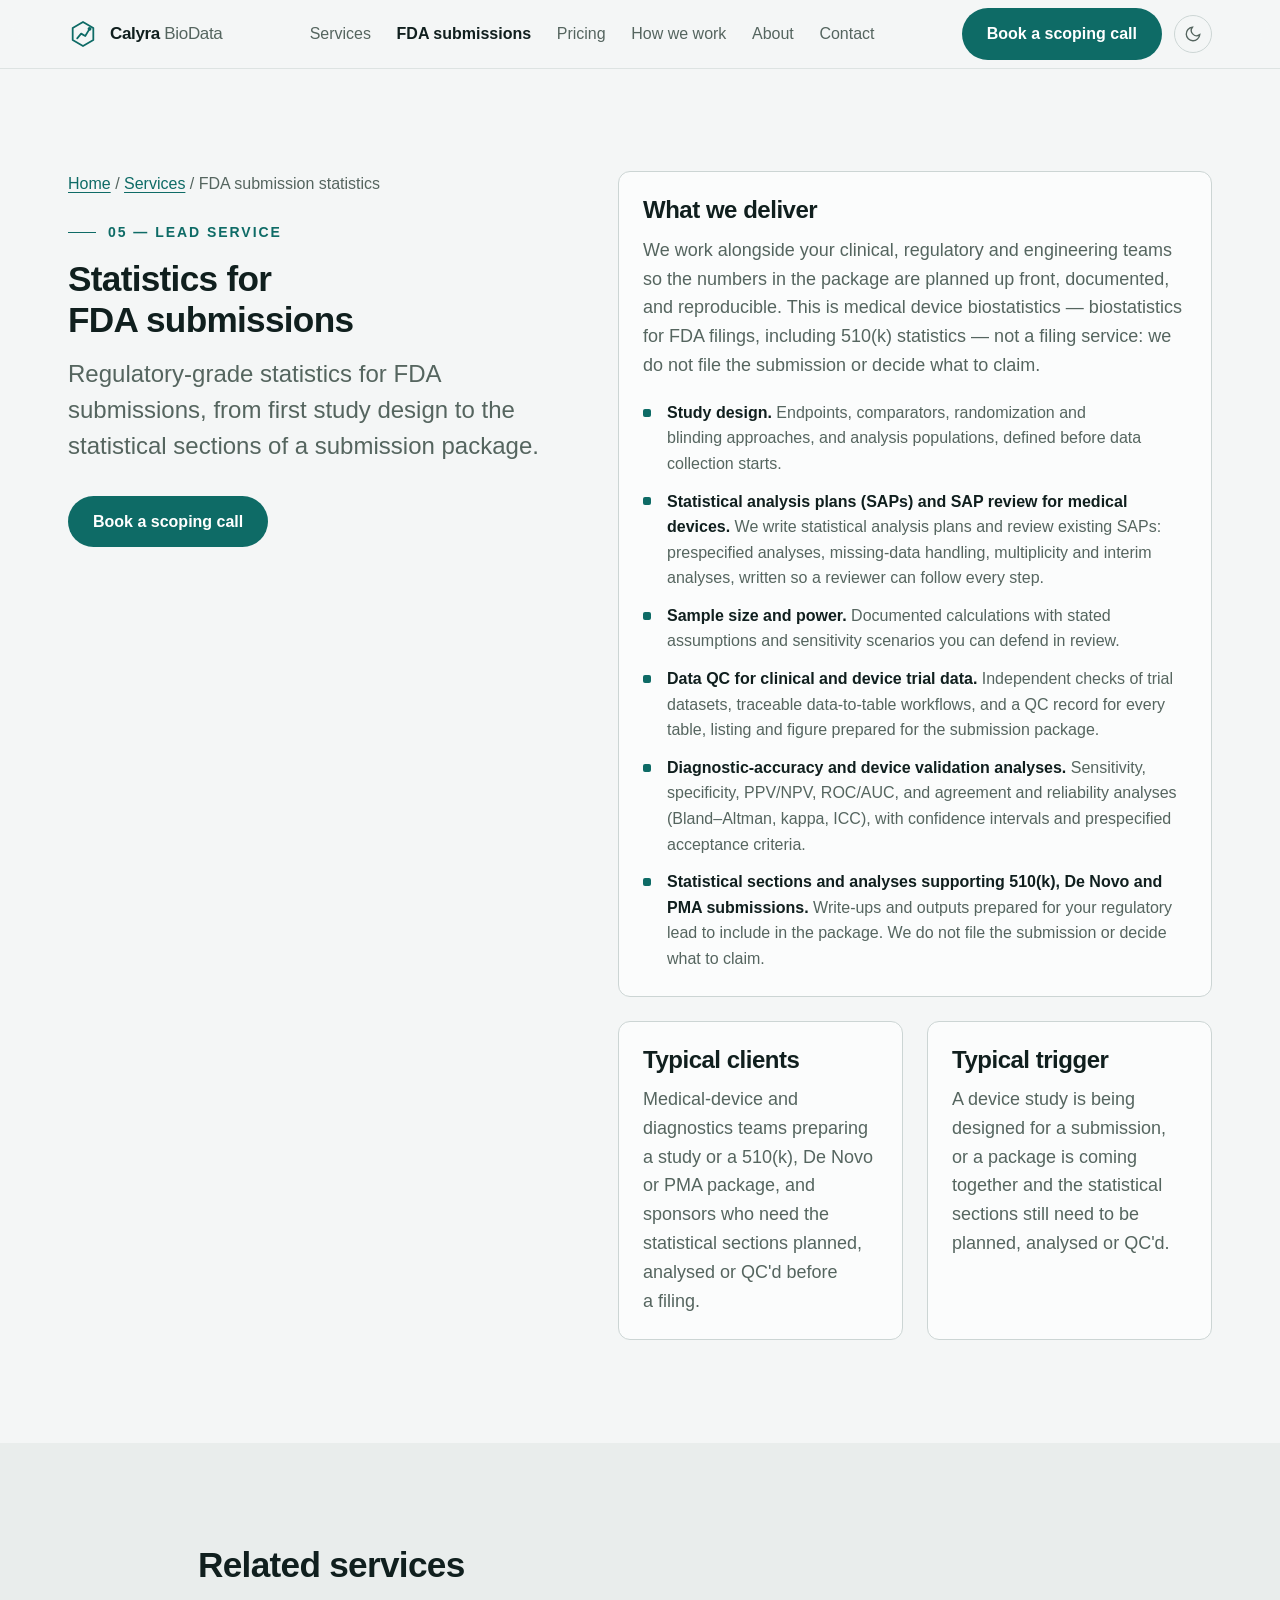
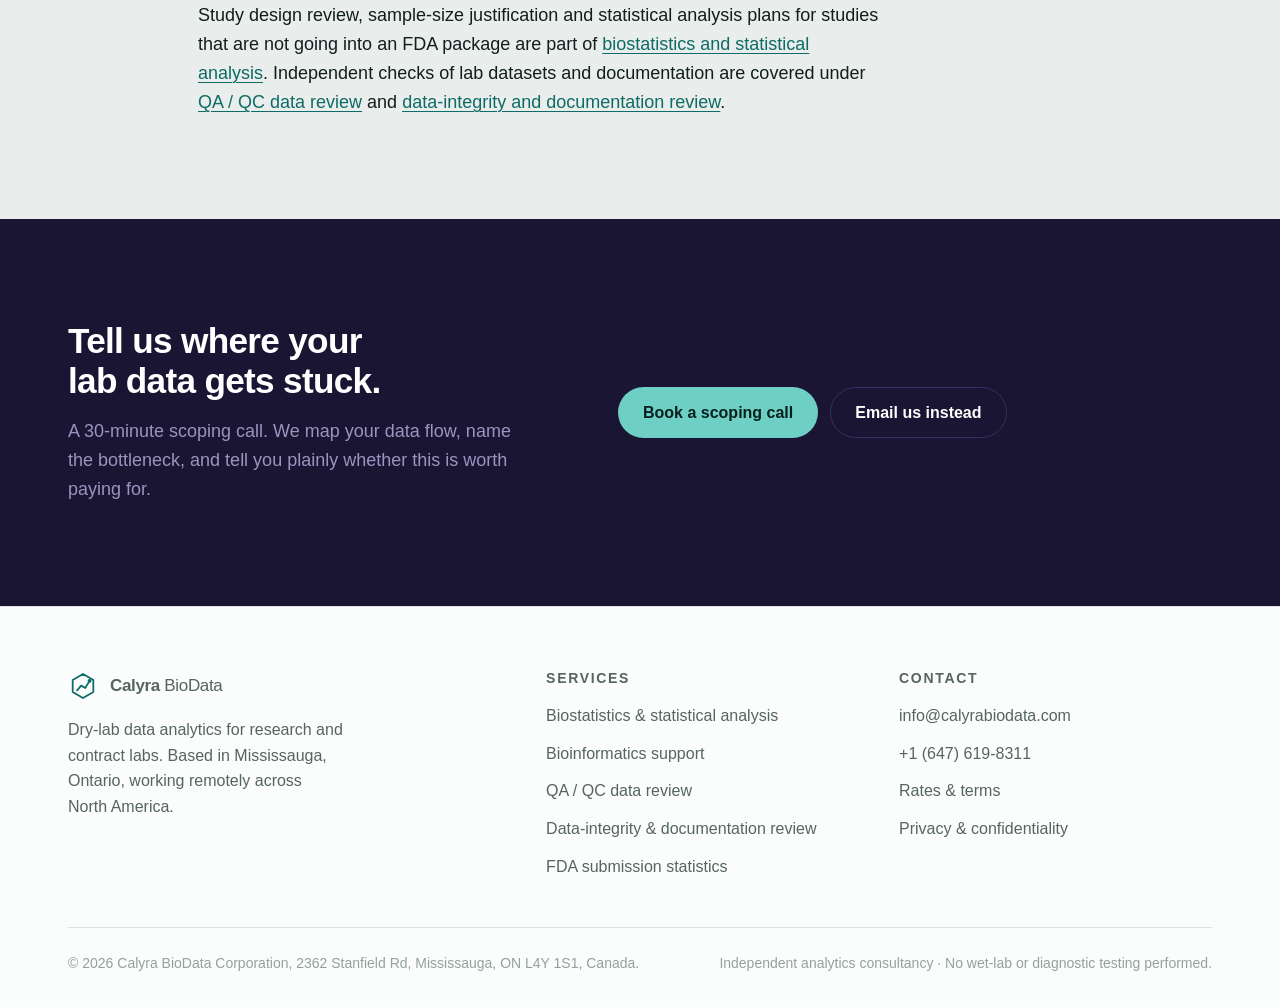
<file: fda-submissions.html>
<!doctype html>
<html lang="en">
<head>
<meta charset="utf-8">
<meta name="viewport" content="width=device-width, initial-scale=1">
<title>FDA Submission Statistics & SAP Review | Calyra BioData</title>
<meta name="description" content="FDA submission statistics and SAP review for medical devices, plus 510(k) statistics and trial-data QC. Biostatistics for FDA filings on a 30-minute call.">
<link rel="canonical" href="https://www.calyrabiodata.com/fda-submissions.html">
<meta name="robots" content="index, follow, max-image-preview:large">
<meta property="og:type" content="website">
<meta property="og:site_name" content="Calyra BioData">
<meta property="og:title" content="FDA Submission Statistics & SAP Review | Calyra BioData">
<meta property="og:description" content="FDA submission statistics and SAP review for medical devices, plus 510(k) statistics and trial-data QC. Biostatistics for FDA filings on a 30-minute call.">
<meta property="og:url" content="https://www.calyrabiodata.com/fda-submissions.html">
<meta property="og:image" content="https://www.calyrabiodata.com/assets/og.svg">
<meta property="og:locale" content="en_CA">
<meta name="twitter:card" content="summary_large_image">
<meta name="twitter:title" content="FDA Submission Statistics & SAP Review | Calyra BioData">
<meta name="twitter:description" content="FDA submission statistics and SAP review for medical devices, plus 510(k) statistics and trial-data QC. Biostatistics for FDA filings on a 30-minute call.">
<meta name="twitter:image" content="https://www.calyrabiodata.com/assets/og.svg">
<meta name="theme-color" content="#1a1533">
<meta name="author" content="Calyra BioData">
<meta name="geo.region" content="CA-ON">
<meta name="geo.placename" content="Mississauga">
<link rel="icon" href="assets/favicon.svg" type="image/svg+xml">
<link rel="apple-touch-icon" href="assets/favicon.svg">
<link rel="preconnect" href="https://api.fontshare.com" crossorigin>
<link href="https://api.fontshare.com/v2/css?f[]=cabinet-grotesk@700,800&f[]=satoshi@400,500,700&display=swap" rel="stylesheet">
<link rel="stylesheet" href="css/style.css">
<script type="application/ld+json">
{
  "@context": "https://schema.org",
  "@graph": [
    {
      "@type": "ProfessionalService",
      "@id": "https://www.calyrabiodata.com/#organization",
      "name": "Calyra BioData",
      "legalName": "Calyra BioData Corporation",
      "url": "https://www.calyrabiodata.com/",
      "email": "info@calyrabiodata.com",
      "telephone": "+16476198311",
      "address": {
        "@type": "PostalAddress",
        "streetAddress": "2362 Stanfield Rd",
        "addressLocality": "Mississauga",
        "addressRegion": "ON",
        "postalCode": "L4Y 1S1",
        "addressCountry": "CA"
      },
      "areaServed": [
        {
          "@type": "Country",
          "name": "Canada"
        },
        {
          "@type": "Country",
          "name": "United States"
        }
      ]
    },
    {
      "@type": "Service",
      "@id": "https://www.calyrabiodata.com/fda-submissions.html#service",
      "name": "Statistics for FDA submissions",
      "url": "https://www.calyrabiodata.com/fda-submissions.html",
      "description": "Regulatory-grade statistics for FDA submissions: study design, statistical analysis plan (SAP) writing and review for medical devices, sample size and power, trial-data QC, diagnostic-accuracy analyses, and statistical sections supporting 510(k), De Novo and PMA packages.",
      "serviceType": "FDA submission statistics",
      "provider": {
        "@id": "https://www.calyrabiodata.com/#organization"
      },
      "areaServed": [
        {
          "@type": "Country",
          "name": "Canada"
        },
        {
          "@type": "Country",
          "name": "United States"
        }
      ]
    },
    {
      "@type": "BreadcrumbList",
      "@id": "https://www.calyrabiodata.com/fda-submissions.html#breadcrumb",
      "itemListElement": [
        {
          "@type": "ListItem",
          "position": 1,
          "name": "Home",
          "item": "https://www.calyrabiodata.com/"
        },
        {
          "@type": "ListItem",
          "position": 2,
          "name": "Services",
          "item": "https://www.calyrabiodata.com/services.html"
        },
        {
          "@type": "ListItem",
          "position": 3,
          "name": "FDA submission statistics",
          "item": "https://www.calyrabiodata.com/fda-submissions.html"
        }
      ]
    }
  ]
}
</script>
</head>
<body>
<a class="sr-only" href="#main">Skip to content</a>
<header class="header">
  <div class="wrap header__inner">
    <a class="brand" href="index.html" aria-label="Calyra BioData — home">
      <svg class="brand__mark" width="30" height="30" viewBox="0 0 32 32" fill="none" stroke="currentColor" stroke-width="1.9" stroke-linecap="round" stroke-linejoin="round" aria-hidden="true"><path d="M16 3.2 27 9.6v12.8L16 28.8 5 22.4V9.6z"/><path d="M9.8 20.6 14 15.6l4.4 2.5 4.6-7.6"/><circle cx="23" cy="10.5" r="2.1" fill="currentColor" stroke="none"/></svg>
      <span class="brand__name">Calyra <span>BioData</span></span>
    </a>
    <nav class="nav" id="site-nav" data-open="false" aria-label="Main">
      <a href="services.html">Services</a><a href="fda-submissions.html" aria-current="page">FDA submissions</a><a href="pricing.html">Pricing</a><a href="process.html">How we work</a><a href="about.html">About</a><a href="contact.html">Contact</a>
      <a class="btn btn--primary" href="https://calendar.app.google/8se2JX9Y255G5LzP7" target="_blank" rel="noopener" data-book-link>Book a scoping call</a>
    </nav>
    <div class="header__actions">
      <a class="btn btn--primary" href="https://calendar.app.google/8se2JX9Y255G5LzP7" target="_blank" rel="noopener" data-book-link>Book a scoping call</a>
      <button class="icon-btn" data-theme-toggle type="button" aria-label="Switch colour mode"></button>
      <button class="icon-btn nav-toggle" data-nav-toggle type="button" aria-expanded="false" aria-controls="site-nav" aria-label="Menu">
        <svg width="18" height="18" viewBox="0 0 24 24" fill="none" stroke="currentColor" stroke-width="2" stroke-linecap="round"><path d="M3 6h18M3 12h18M3 18h18"/></svg>
      </button>
    </div>
  </div>
</header>
<main id="main">

<section>
  <div class="wrap split">
    <div class="sticky-col">
      <p class="small" style="color:var(--color-text-muted);margin-bottom:var(--space-6)"><a href="index.html">Home</a> / <a href="services.html">Services</a> / FDA submission statistics</p>
      <p class="eyebrow">05 — Lead service</p>
      <h1 class="section-title">Statistics for FDA submissions</h1>
      <p class="lede">Regulatory-grade statistics for FDA submissions, from first study design to the statistical sections of a submission package.</p>
      <div class="btn-row"><a class="btn btn--primary" href="https://calendar.app.google/8se2JX9Y255G5LzP7" target="_blank" rel="noopener" data-book-link>Book a scoping call</a></div>
    </div>
    <div>
      <div class="card">
        <h2>What we deliver</h2>
        <p class="small" style="margin-bottom:var(--space-5);color:var(--color-text-muted)">We work alongside your clinical, regulatory and engineering teams so the numbers in the package are planned up front, documented, and reproducible. This is medical device biostatistics — biostatistics for FDA filings, including 510(k) statistics — not a filing service: we do not file the submission or decide what to claim.</p>
        <ul class="check-list" role="list">
          <li id="study-design" style="scroll-margin-top:100px"><h3>Study design.</h3> Endpoints, comparators, randomization and blinding approaches, and analysis populations, defined before data collection starts.</li>
          <li id="sap" style="scroll-margin-top:100px"><h3>Statistical analysis plans (SAPs) and SAP review for medical devices.</h3> We write statistical analysis plans and review existing SAPs: prespecified analyses, missing-data handling, multiplicity and interim analyses, written so a reviewer can follow every step.</li>
          <li id="sample-size-power" style="scroll-margin-top:100px"><h3>Sample size and power.</h3> Documented calculations with stated assumptions and sensitivity scenarios you can defend in review.</li>
          <li id="trial-data-qc" style="scroll-margin-top:100px"><h3>Data QC for clinical and device trial data.</h3> Independent checks of trial datasets, traceable data-to-table workflows, and a QC record for every table, listing and figure prepared for the submission package.</li>
          <li id="device-validation" style="scroll-margin-top:100px"><h3>Diagnostic-accuracy and device validation analyses.</h3> Sensitivity, specificity, PPV/NPV, ROC/AUC, and agreement and reliability analyses (Bland–Altman, kappa, ICC), with confidence intervals and prespecified acceptance criteria.</li>
          <li id="510k" style="scroll-margin-top:100px"><h3>Statistical sections and analyses supporting 510(k), De Novo and PMA submissions.</h3> Write-ups and outputs prepared for your regulatory lead to include in the package. We do not file the submission or decide what to claim.</li>
        </ul>
      </div>
      <div class="grid grid--2" style="margin-top:var(--space-6)">
        <div class="card"><h2>Typical clients</h2><p class="small">Medical-device and diagnostics teams preparing a study or a 510(k), De Novo or PMA package, and sponsors who need the statistical sections planned, analysed or QC'd before a filing.</p></div>
        <div class="card"><h2>Typical trigger</h2><p class="small">A device study is being designed for a submission, or a package is coming together and the statistical sections still need to be planned, analysed or QC'd.</p></div>
      </div>
    </div>
  </div>
</section>
<section class="band-offset">
  <div class="wrap wrap--default">
    <h2 class="section-title">Related services</h2>
    <p>Study design review, sample-size justification and statistical analysis plans for studies that are not going into an FDA package are part of <a href="biostatistics.html">biostatistics and statistical analysis</a>. Independent checks of lab datasets and documentation are covered under <a href="qa-qc-data-review.html">QA / QC data review</a> and <a href="data-integrity-review.html">data-integrity and documentation review</a>.</p>
  </div>
</section>
<section class="cta">
  <div class="wrap">
    <div class="split" style="align-items:center">
      <div>
        <h2>Tell us where your lab data gets stuck.</h2>
        <p>A 30-minute scoping call. We map your data flow, name the bottleneck, and tell you plainly whether this is worth paying for.</p>
      </div>
      <div class="btn-row" style="margin-top:0">
        <a class="btn btn--primary" href="https://calendar.app.google/8se2JX9Y255G5LzP7" target="_blank" rel="noopener" data-book-link>Book a scoping call</a>
        <a class="btn btn--ghost" href="mailto:info@calyrabiodata.com">Email us instead</a>
      </div>
    </div>
  </div>
</section>
</main>
<footer class="footer">
  <div class="wrap">
    <div class="footer__top">
      <div class="footer__brand">
        <a class="brand" href="index.html"><svg class="brand__mark" width="30" height="30" viewBox="0 0 32 32" fill="none" stroke="currentColor" stroke-width="1.9" stroke-linecap="round" stroke-linejoin="round" aria-hidden="true"><path d="M16 3.2 27 9.6v12.8L16 28.8 5 22.4V9.6z"/><path d="M9.8 20.6 14 15.6l4.4 2.5 4.6-7.6"/><circle cx="23" cy="10.5" r="2.1" fill="currentColor" stroke="none"/></svg><span class="brand__name">Calyra <span>BioData</span></span></a>
        <p>Dry-lab data analytics for research and contract labs. Based in Mississauga, Ontario, working remotely across North America.</p>
      </div>
      <div>
        <h2>Services</h2>
        <ul role="list">
          <li><a href="biostatistics.html">Biostatistics &amp; statistical analysis</a></li>
          <li><a href="bioinformatics.html">Bioinformatics support</a></li>
          <li><a href="qa-qc-data-review.html">QA / QC data review</a></li>
          <li><a href="data-integrity-review.html">Data-integrity &amp; documentation review</a></li>
          <li><a href="fda-submissions.html">FDA submission statistics</a></li>
        </ul>
      </div>
      <div>
        <h2>Contact</h2>
        <ul role="list">
          <li><a href="mailto:info@calyrabiodata.com">info@calyrabiodata.com</a></li>
          <li><a href="tel:+16476198311">+1 (647) 619-8311</a></li>
          <li><a href="pricing.html">Rates &amp; terms</a></li>
          <li><a href="privacy.html">Privacy &amp; confidentiality</a></li>
        </ul>
      </div>
    </div>
    <div class="footer__bottom">
      <span>&copy; <span data-year>2026</span> Calyra BioData Corporation, 2362 Stanfield Rd, Mississauga, ON L4Y 1S1, Canada.</span>
      <span>Independent analytics consultancy &middot; No wet-lab or diagnostic testing performed.</span>
    </div>
  </div>
</footer>
<script src="js/main.js" defer></script>
</body>
</html>
</file>
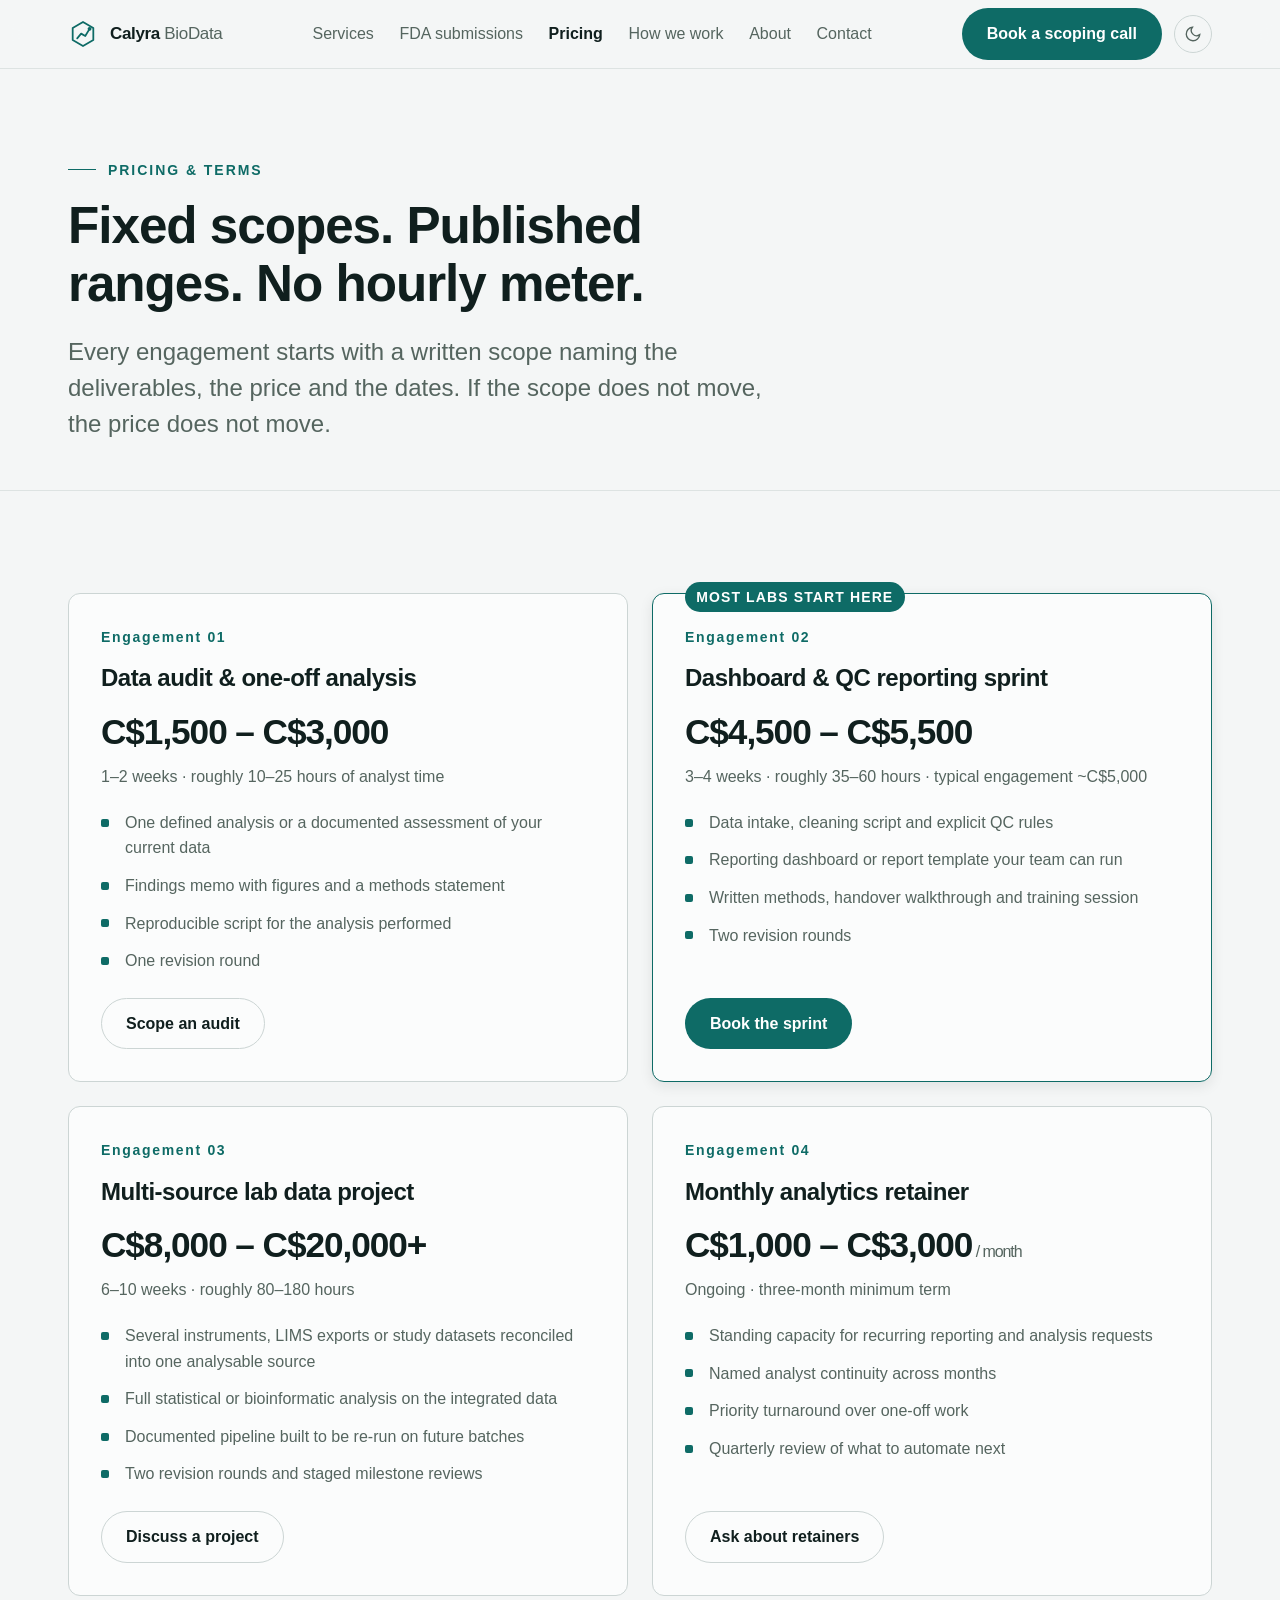
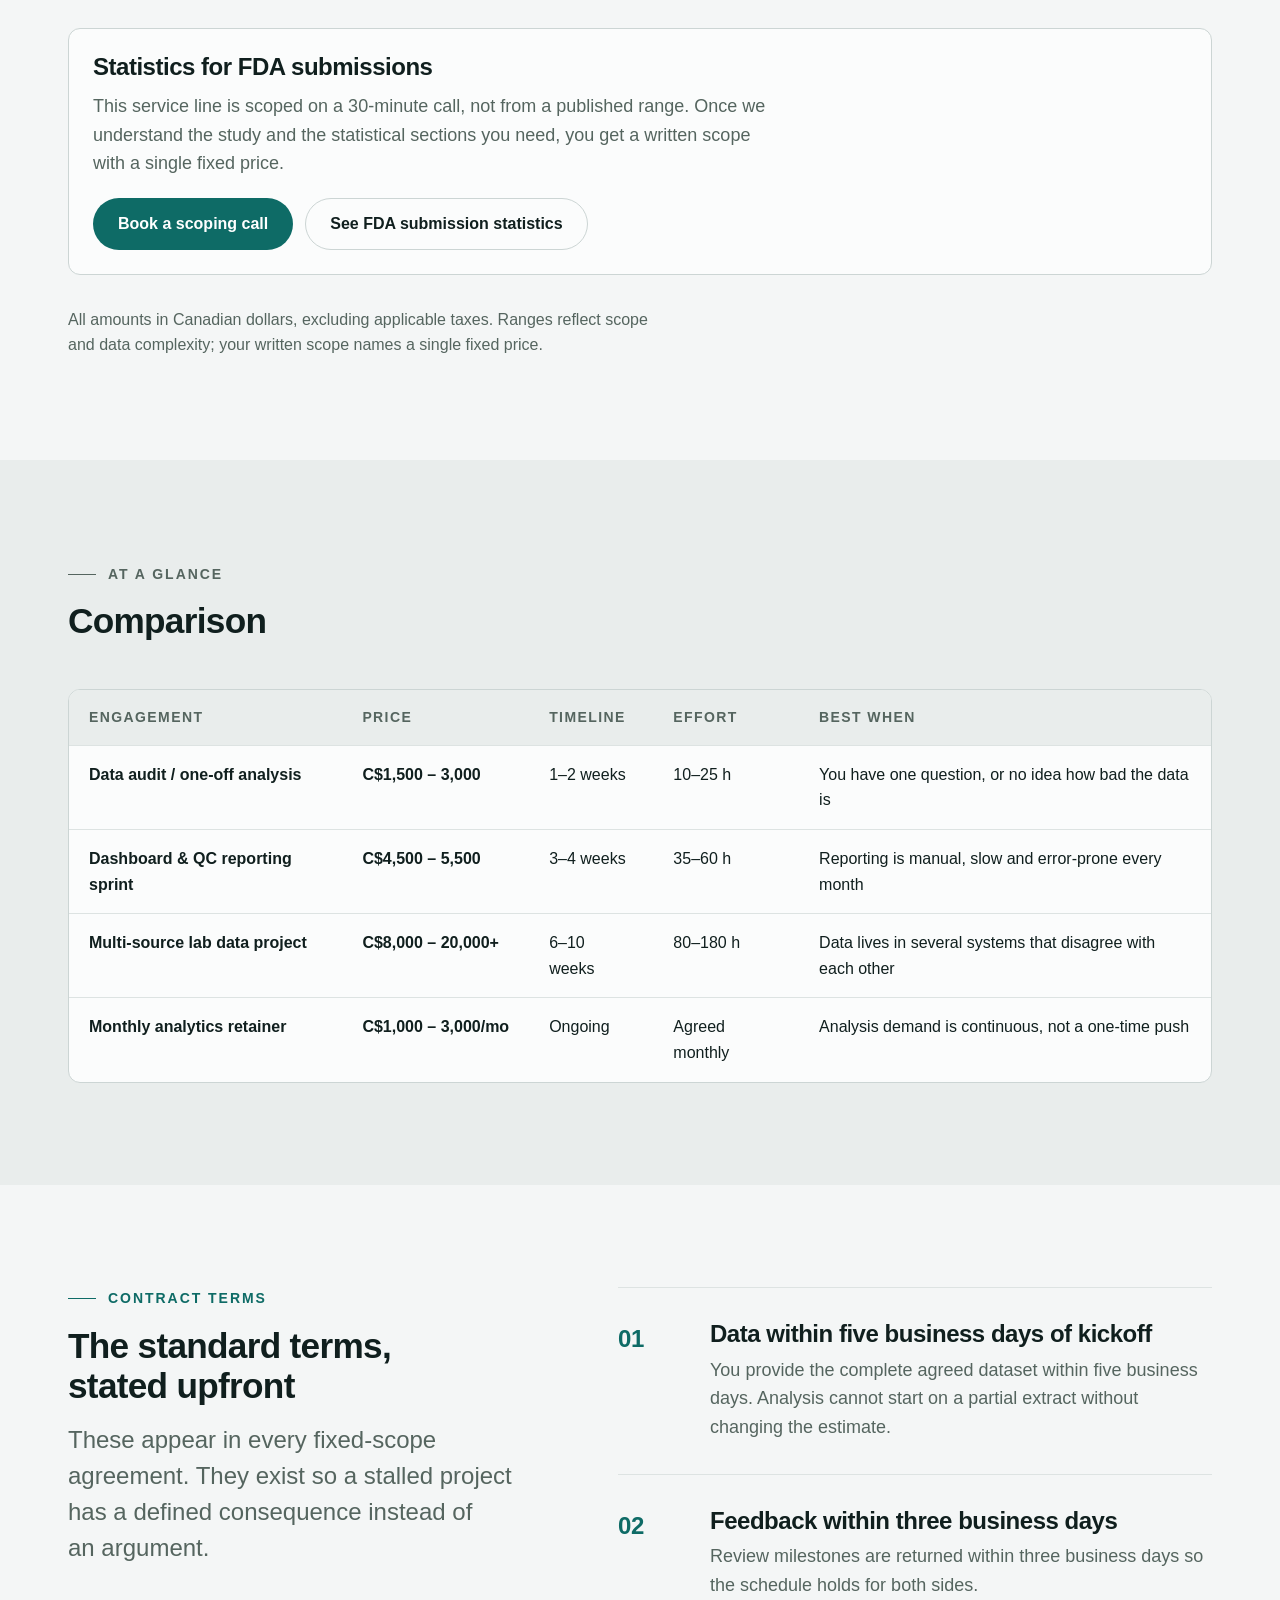
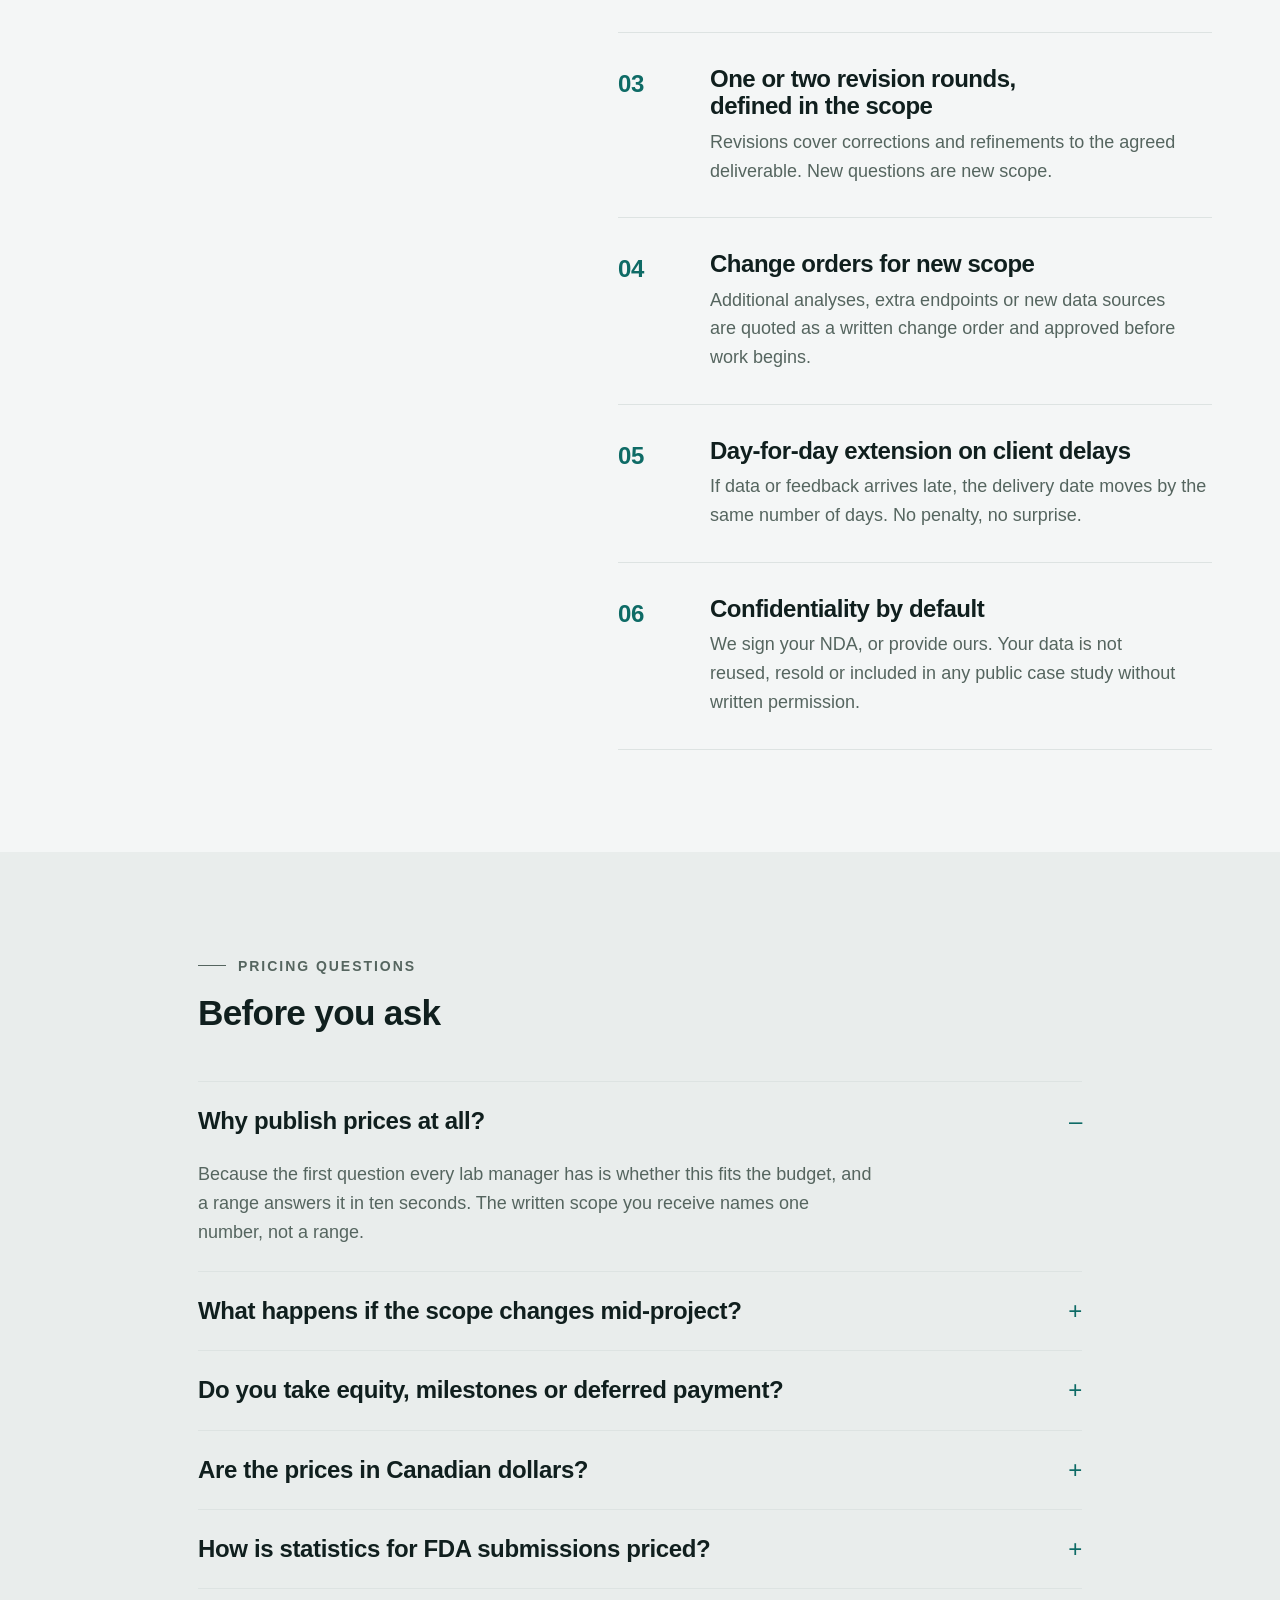
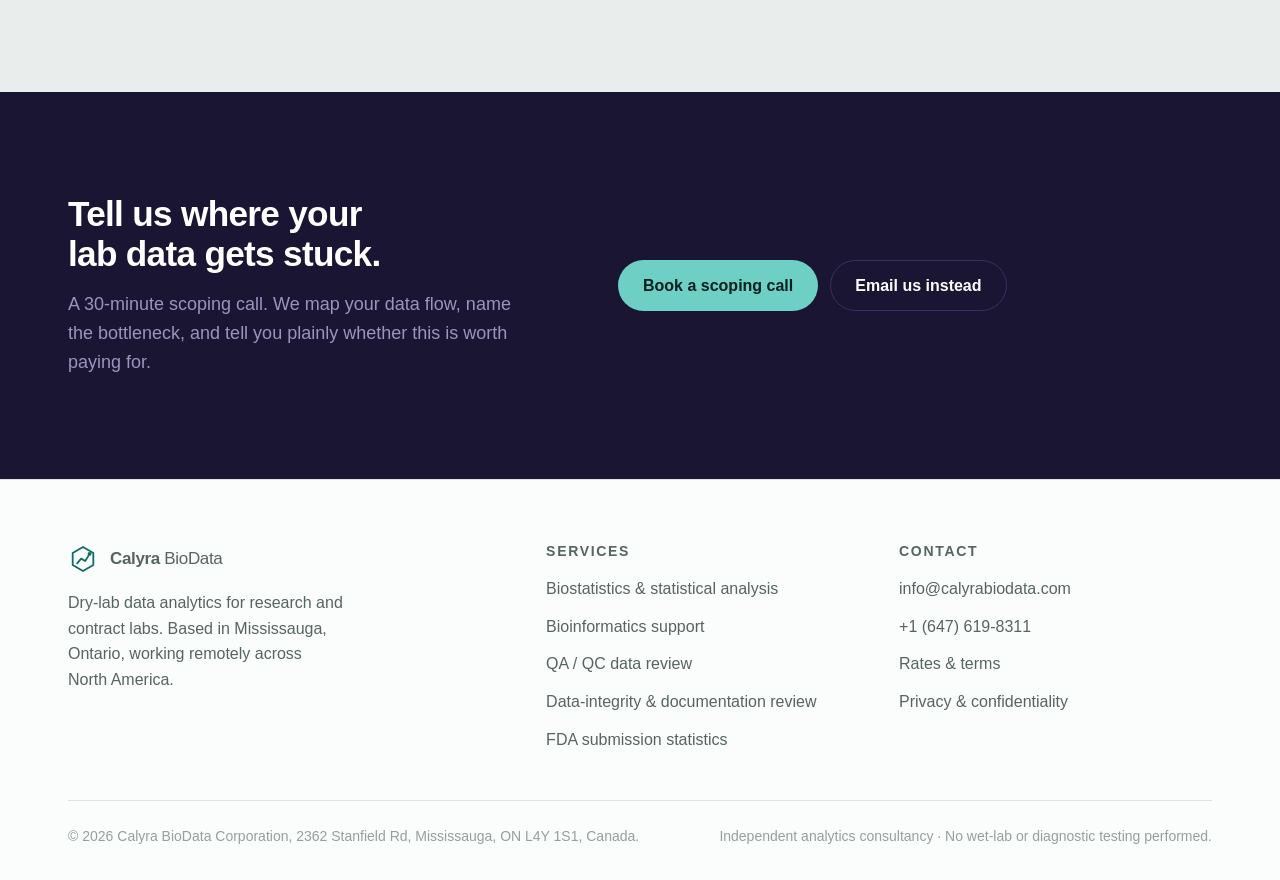
<file: pricing.html>
<!doctype html>
<html lang="en">
<head>
<meta charset="utf-8">
<meta name="viewport" content="width=device-width, initial-scale=1">
<title>Pricing &amp; Contract Terms | Calyra BioData</title>
<meta name="description" content="Published price ranges for lab data analytics: audits from C$1,500, four-week reporting sprints C$4,500–5,500, multi-source projects C$8,000–20,000+, retainers from C$1,000/month. Plus standard contract terms.">
<link rel="canonical" href="https://www.calyrabiodata.com/pricing.html">
<meta name="robots" content="index, follow, max-image-preview:large">
<meta property="og:type" content="website">
<meta property="og:site_name" content="Calyra BioData">
<meta property="og:title" content="Pricing &amp; Contract Terms | Calyra BioData">
<meta property="og:description" content="Published price ranges for lab data analytics: audits from C$1,500, four-week reporting sprints C$4,500–5,500, multi-source projects C$8,000–20,000+, retainers from C$1,000/month. Plus standard contract terms.">
<meta property="og:url" content="https://www.calyrabiodata.com/pricing.html">
<meta property="og:image" content="https://www.calyrabiodata.com/assets/og.svg">
<meta property="og:locale" content="en_CA">
<meta name="twitter:card" content="summary_large_image">
<meta name="twitter:title" content="Pricing &amp; Contract Terms | Calyra BioData">
<meta name="twitter:description" content="Published price ranges for lab data analytics: audits from C$1,500, four-week reporting sprints C$4,500–5,500, multi-source projects C$8,000–20,000+, retainers from C$1,000/month. Plus standard contract terms.">
<meta name="twitter:image" content="https://www.calyrabiodata.com/assets/og.svg">
<meta name="theme-color" content="#1a1533">
<meta name="author" content="Calyra BioData">
<meta name="geo.region" content="CA-ON">
<meta name="geo.placename" content="Mississauga">
<link rel="icon" href="assets/favicon.svg" type="image/svg+xml">
<link rel="apple-touch-icon" href="assets/favicon.svg">
<link rel="preconnect" href="https://api.fontshare.com" crossorigin>
<link href="https://api.fontshare.com/v2/css?f[]=cabinet-grotesk@700,800&f[]=satoshi@400,500,700&display=swap" rel="stylesheet">
<link rel="stylesheet" href="css/style.css">
<script type="application/ld+json">
{
  "@context": "https://schema.org",
  "@type": "ProfessionalService",
  "@id": "https://www.calyrabiodata.com/#organization",
  "name": "Calyra BioData",
  "legalName": "Calyra BioData Corporation",
  "url": "https://www.calyrabiodata.com/",
  "email": "info@calyrabiodata.com",
  "telephone": "+16476198311",
  "potentialAction": {"@type": "ReserveAction", "name": "Book a scoping call", "target": {"@type": "EntryPoint", "urlTemplate": "https://calendar.app.google/8se2JX9Y255G5LzP7", "actionPlatform": ["http://schema.org/DesktopWebPlatform", "http://schema.org/MobileWebPlatform"]}, "result": {"@type": "Reservation", "name": "30-minute scoping call"}},
  "description": "Calyra BioData is a Mississauga-based dry-lab data analytics consultancy providing biostatistics, bioinformatics, QA/QC data review, data-integrity and documentation review, and regulatory-grade statistics for FDA submissions to research labs, contract labs and small biotech companies.",
  "areaServed": [{"@type": "Country", "name": "Canada"}, {"@type": "Country", "name": "United States"}],
  "address": {"@type": "PostalAddress", "streetAddress": "2362 Stanfield Rd", "addressLocality": "Mississauga", "addressRegion": "ON", "postalCode": "L4Y 1S1", "addressCountry": "CA"},
  "priceRange": "C$1,500 - C$20,000+",
  "knowsAbout": ["Biostatistics", "Bioinformatics", "RNA-seq analysis", "Statistical analysis plans", "FDA submission statistics", "Diagnostic accuracy", "Data quality control", "Data integrity", "Documentation review", "R programming", "Python data analysis"],
  "makesOffer": [
    {"@type": "Offer", "name": "Data audit / one-off analysis", "priceCurrency": "CAD", "price": "1500"},
    {"@type": "Offer", "name": "Dashboard and QC reporting sprint", "priceCurrency": "CAD", "price": "4500"},
    {"@type": "Offer", "name": "Multi-source lab data project", "priceCurrency": "CAD", "price": "8000"},
    {"@type": "Offer", "name": "Monthly analytics retainer", "priceCurrency": "CAD", "price": "1000"}
  ]
}
</script><script type="application/ld+json">{"@context":"https://schema.org","@type":"FAQPage","mainEntity":[{"@type":"Question","name":"Why publish prices at all?","acceptedAnswer":{"@type":"Answer","text":"Because the first question every lab manager has is whether this fits the budget, and a range answers it in ten seconds. The written scope you receive names one number, not a range."}},{"@type":"Question","name":"What happens if the scope changes mid-project?","acceptedAnswer":{"@type":"Answer","text":"We issue a change order describing the new work and its price, and you approve it before anything is built. The original scope stays fixed until you say otherwise."}},{"@type":"Question","name":"Do you take equity, milestones or deferred payment?","acceptedAnswer":{"@type":"Answer","text":"No. Fixed-price engagements are invoiced with a deposit at kickoff and the balance on delivery. Retainers are invoiced monthly in advance."}},{"@type":"Question","name":"Are the prices in Canadian dollars?","acceptedAnswer":{"@type":"Answer","text":"Yes, all figures are Canadian dollars and exclude applicable taxes. US clients are invoiced in CAD unless we agree otherwise in writing."}}]}</script>
</head>
<body>
<a class="sr-only" href="#main">Skip to content</a>
<header class="header">
  <div class="wrap header__inner">
    <a class="brand" href="index.html" aria-label="Calyra BioData — home">
      <svg class="brand__mark" width="30" height="30" viewBox="0 0 32 32" fill="none" stroke="currentColor" stroke-width="1.9" stroke-linecap="round" stroke-linejoin="round" aria-hidden="true"><path d="M16 3.2 27 9.6v12.8L16 28.8 5 22.4V9.6z"/><path d="M9.8 20.6 14 15.6l4.4 2.5 4.6-7.6"/><circle cx="23" cy="10.5" r="2.1" fill="currentColor" stroke="none"/></svg>
      <span class="brand__name">Calyra <span>BioData</span></span>
    </a>
    <nav class="nav" id="site-nav" data-open="false" aria-label="Main">
      <a href="services.html">Services</a><a href="fda-submissions.html">FDA submissions</a><a href="pricing.html" aria-current="page">Pricing</a><a href="process.html">How we work</a><a href="about.html">About</a><a href="contact.html">Contact</a>
      <a class="btn btn--primary" href="https://calendar.app.google/8se2JX9Y255G5LzP7" target="_blank" rel="noopener" data-book-link>Book a scoping call</a>
    </nav>
    <div class="header__actions">
      <a class="btn btn--primary" href="https://calendar.app.google/8se2JX9Y255G5LzP7" target="_blank" rel="noopener" data-book-link>Book a scoping call</a>
      <button class="icon-btn" data-theme-toggle type="button" aria-label="Switch colour mode"></button>
      <button class="icon-btn nav-toggle" data-nav-toggle type="button" aria-expanded="false" aria-controls="site-nav" aria-label="Menu">
        <svg width="18" height="18" viewBox="0 0 24 24" fill="none" stroke="currentColor" stroke-width="2" stroke-linecap="round"><path d="M3 6h18M3 12h18M3 18h18"/></svg>
      </button>
    </div>
  </div>
</header>
<main id="main">

<section class="page-head">
  <div class="wrap">
    <p class="eyebrow">Pricing &amp; terms</p>
    <h1>Fixed scopes. Published ranges. No hourly meter.</h1>
    <p class="lede">Every engagement starts with a written scope naming the deliverables, the price and the dates. If the scope does not move, the price does not move.</p>
  </div>
</section>

<section>
  <div class="wrap">
    <div class="grid grid--2">
      <div class="price-card">
        <span class="card__num">Engagement 01</span>
        <h3>Data audit &amp; one-off analysis</h3>
        <p class="price-card__amount">C$1,500 – C$3,000</p>
        <p class="small muted">1–2 weeks &middot; roughly 10–25 hours of analyst time</p>
        <ul class="check-list" role="list">
          <li>One defined analysis or a documented assessment of your current data</li>
          <li>Findings memo with figures and a methods statement</li>
          <li>Reproducible script for the analysis performed</li>
          <li>One revision round</li>
        </ul>
        <a class="btn btn--ghost" href="contact.html">Scope an audit</a>
      </div>
      <div class="price-card price-card--feature">
        <span class="price-card__badge">Most labs start here</span>
        <span class="card__num">Engagement 02</span>
        <h3>Dashboard &amp; QC reporting sprint</h3>
        <p class="price-card__amount">C$4,500 – C$5,500</p>
        <p class="small muted">3–4 weeks &middot; roughly 35–60 hours &middot; typical engagement ~C$5,000</p>
        <ul class="check-list" role="list">
          <li>Data intake, cleaning script and explicit QC rules</li>
          <li>Reporting dashboard or report template your team can run</li>
          <li>Written methods, handover walkthrough and training session</li>
          <li>Two revision rounds</li>
        </ul>
        <a class="btn btn--primary" href="contact.html">Book the sprint</a>
      </div>
      <div class="price-card">
        <span class="card__num">Engagement 03</span>
        <h3>Multi-source lab data project</h3>
        <p class="price-card__amount">C$8,000 – C$20,000+</p>
        <p class="small muted">6–10 weeks &middot; roughly 80–180 hours</p>
        <ul class="check-list" role="list">
          <li>Several instruments, LIMS exports or study datasets reconciled into one analysable source</li>
          <li>Full statistical or bioinformatic analysis on the integrated data</li>
          <li>Documented pipeline built to be re-run on future batches</li>
          <li>Two revision rounds and staged milestone reviews</li>
        </ul>
        <a class="btn btn--ghost" href="contact.html">Discuss a project</a>
      </div>
      <div class="price-card">
        <span class="card__num">Engagement 04</span>
        <h3>Monthly analytics retainer</h3>
        <p class="price-card__amount">C$1,000 – C$3,000<span class="small muted" style="font-family:var(--font-body);font-weight:400"> / month</span></p>
        <p class="small muted">Ongoing &middot; three-month minimum term</p>
        <ul class="check-list" role="list">
          <li>Standing capacity for recurring reporting and analysis requests</li>
          <li>Named analyst continuity across months</li>
          <li>Priority turnaround over one-off work</li>
          <li>Quarterly review of what to automate next</li>
        </ul>
        <a class="btn btn--ghost" href="contact.html">Ask about retainers</a>
      </div>
    </div>
    <div class="card" style="margin-top:var(--space-8)">
      <h3>Statistics for FDA submissions</h3>
      <p class="small">This service line is scoped on a 30-minute call, not from a published range. Once we understand the study and the statistical sections you need, you get a written scope with a single fixed price.</p>
      <div class="btn-row" style="margin-top:var(--space-5)"><a class="btn btn--primary" href="https://calendar.app.google/8se2JX9Y255G5LzP7" target="_blank" rel="noopener" data-book-link>Book a scoping call</a><a class="btn btn--ghost" href="fda-submissions.html">See FDA submission statistics</a></div>
    </div>
    <p class="small muted" style="margin-top:var(--space-8)">All amounts in Canadian dollars, excluding applicable taxes. Ranges reflect scope and data complexity; your written scope names a single fixed price.</p>
  </div>
</section>

<section class="band-offset">
  <div class="wrap">
    <div class="section-head">
      <p class="eyebrow">At a glance</p>
      <h2 class="section-title">Comparison</h2>
    </div>
    <div class="table-wrap">
      <table class="data">
        <thead><tr><th scope="col">Engagement</th><th scope="col">Price</th><th scope="col">Timeline</th><th scope="col">Effort</th><th scope="col">Best when</th></tr></thead>
        <tbody>
          <tr><td>Data audit / one-off analysis</td><td class="price">C$1,500 – 3,000</td><td>1–2 weeks</td><td>10–25 h</td><td>You have one question, or no idea how bad the data is</td></tr>
          <tr><td>Dashboard &amp; QC reporting sprint</td><td class="price">C$4,500 – 5,500</td><td>3–4 weeks</td><td>35–60 h</td><td>Reporting is manual, slow and error-prone every month</td></tr>
          <tr><td>Multi-source lab data project</td><td class="price">C$8,000 – 20,000+</td><td>6–10 weeks</td><td>80–180 h</td><td>Data lives in several systems that disagree with each other</td></tr>
          <tr><td>Monthly analytics retainer</td><td class="price">C$1,000 – 3,000/mo</td><td>Ongoing</td><td>Agreed monthly</td><td>Analysis demand is continuous, not a one-time push</td></tr>
        </tbody>
      </table>
    </div>
    <p class="tiny muted table-hint">Scroll the table sideways to see every column.</p>
  </div>
</section>

<section>
  <div class="wrap split">
    <div class="sticky-col">
      <p class="eyebrow">Contract terms</p>
      <h2 class="section-title">The standard terms, stated upfront</h2>
      <p class="lede">These appear in every fixed-scope agreement. They exist so a stalled project has a defined consequence instead of an argument.</p>
    </div>
    <div>
      <ol class="steps" role="list">
        <li><div><h3>Data within five business days of kickoff</h3><p>You provide the complete agreed dataset within five business days. Analysis cannot start on a partial extract without changing the estimate.</p></div></li>
        <li><div><h3>Feedback within three business days</h3><p>Review milestones are returned within three business days so the schedule holds for both sides.</p></div></li>
        <li><div><h3>One or two revision rounds, defined in the scope</h3><p>Revisions cover corrections and refinements to the agreed deliverable. New questions are new scope.</p></div></li>
        <li><div><h3>Change orders for new scope</h3><p>Additional analyses, extra endpoints or new data sources are quoted as a written change order and approved before work begins.</p></div></li>
        <li><div><h3>Day-for-day extension on client delays</h3><p>If data or feedback arrives late, the delivery date moves by the same number of days. No penalty, no surprise.</p></div></li>
        <li><div><h3>Confidentiality by default</h3><p>We sign your NDA, or provide ours. Your data is not reused, resold or included in any public case study without written permission.</p></div></li>
      </ol>
    </div>
  </div>
</section>

<section class="band-offset">
  <div class="wrap wrap--default">
    <div class="section-head">
      <p class="eyebrow">Pricing questions</p>
      <h2 class="section-title">Before you ask</h2>
    </div>
    <div class="faq"><details open><summary>Why publish prices at all?</summary><p>Because the first question every lab manager has is whether this fits the budget, and a range answers it in ten seconds. The written scope you receive names one number, not a range.</p></details><details><summary>What happens if the scope changes mid-project?</summary><p>We issue a change order describing the new work and its price, and you approve it before anything is built. The original scope stays fixed until you say otherwise.</p></details><details><summary>Do you take equity, milestones or deferred payment?</summary><p>No. Fixed-price engagements are invoiced with a deposit at kickoff and the balance on delivery. Retainers are invoiced monthly in advance.</p></details><details><summary>Are the prices in Canadian dollars?</summary><p>Yes, all figures are Canadian dollars and exclude applicable taxes. US clients are invoiced in CAD unless we agree otherwise in writing.</p></details><details><summary>How is statistics for FDA submissions priced?</summary><p>There is no published range for this work on this page. We scope it on a 30-minute call and name a single fixed price in the written scope. <a href="fda-submissions.html">See FDA submission statistics</a>.</p></details></div>
  </div>
</section>
<section class="cta">
  <div class="wrap">
    <div class="split" style="align-items:center">
      <div>
        <h2>Tell us where your lab data gets stuck.</h2>
        <p>A 30-minute scoping call. We map your data flow, name the bottleneck, and tell you plainly whether this is worth paying for.</p>
      </div>
      <div class="btn-row" style="margin-top:0">
        <a class="btn btn--primary" href="https://calendar.app.google/8se2JX9Y255G5LzP7" target="_blank" rel="noopener" data-book-link>Book a scoping call</a>
        <a class="btn btn--ghost" href="mailto:info@calyrabiodata.com">Email us instead</a>
      </div>
    </div>
  </div>
</section>
</main>
<footer class="footer">
  <div class="wrap">
    <div class="footer__top">
      <div class="footer__brand">
        <a class="brand" href="index.html"><svg class="brand__mark" width="30" height="30" viewBox="0 0 32 32" fill="none" stroke="currentColor" stroke-width="1.9" stroke-linecap="round" stroke-linejoin="round" aria-hidden="true"><path d="M16 3.2 27 9.6v12.8L16 28.8 5 22.4V9.6z"/><path d="M9.8 20.6 14 15.6l4.4 2.5 4.6-7.6"/><circle cx="23" cy="10.5" r="2.1" fill="currentColor" stroke="none"/></svg><span class="brand__name">Calyra <span>BioData</span></span></a>
        <p>Dry-lab data analytics for research and contract labs. Based in Mississauga, Ontario, working remotely across North America.</p>
      </div>
      <div>
        <h2>Services</h2>
        <ul role="list">
          <li><a href="biostatistics.html">Biostatistics &amp; statistical analysis</a></li>
          <li><a href="bioinformatics.html">Bioinformatics support</a></li>
          <li><a href="qa-qc-data-review.html">QA / QC data review</a></li>
          <li><a href="data-integrity-review.html">Data-integrity &amp; documentation review</a></li>
          <li><a href="fda-submissions.html">FDA submission statistics</a></li>
        </ul>
      </div>
      <div>
        <h2>Contact</h2>
        <ul role="list">
          <li><a href="mailto:info@calyrabiodata.com">info@calyrabiodata.com</a></li>
          <li><a href="tel:+16476198311">+1 (647) 619-8311</a></li>
          <li><a href="pricing.html">Rates &amp; terms</a></li>
          <li><a href="privacy.html">Privacy &amp; confidentiality</a></li>
        </ul>
      </div>
    </div>
    <div class="footer__bottom">
      <span>&copy; <span data-year>2026</span> Calyra BioData Corporation, 2362 Stanfield Rd, Mississauga, ON L4Y 1S1, Canada.</span>
      <span>Independent analytics consultancy &middot; No wet-lab or diagnostic testing performed.</span>
    </div>
  </div>
</footer>
<script src="js/main.js" defer></script>
</body>
</html>
</file>
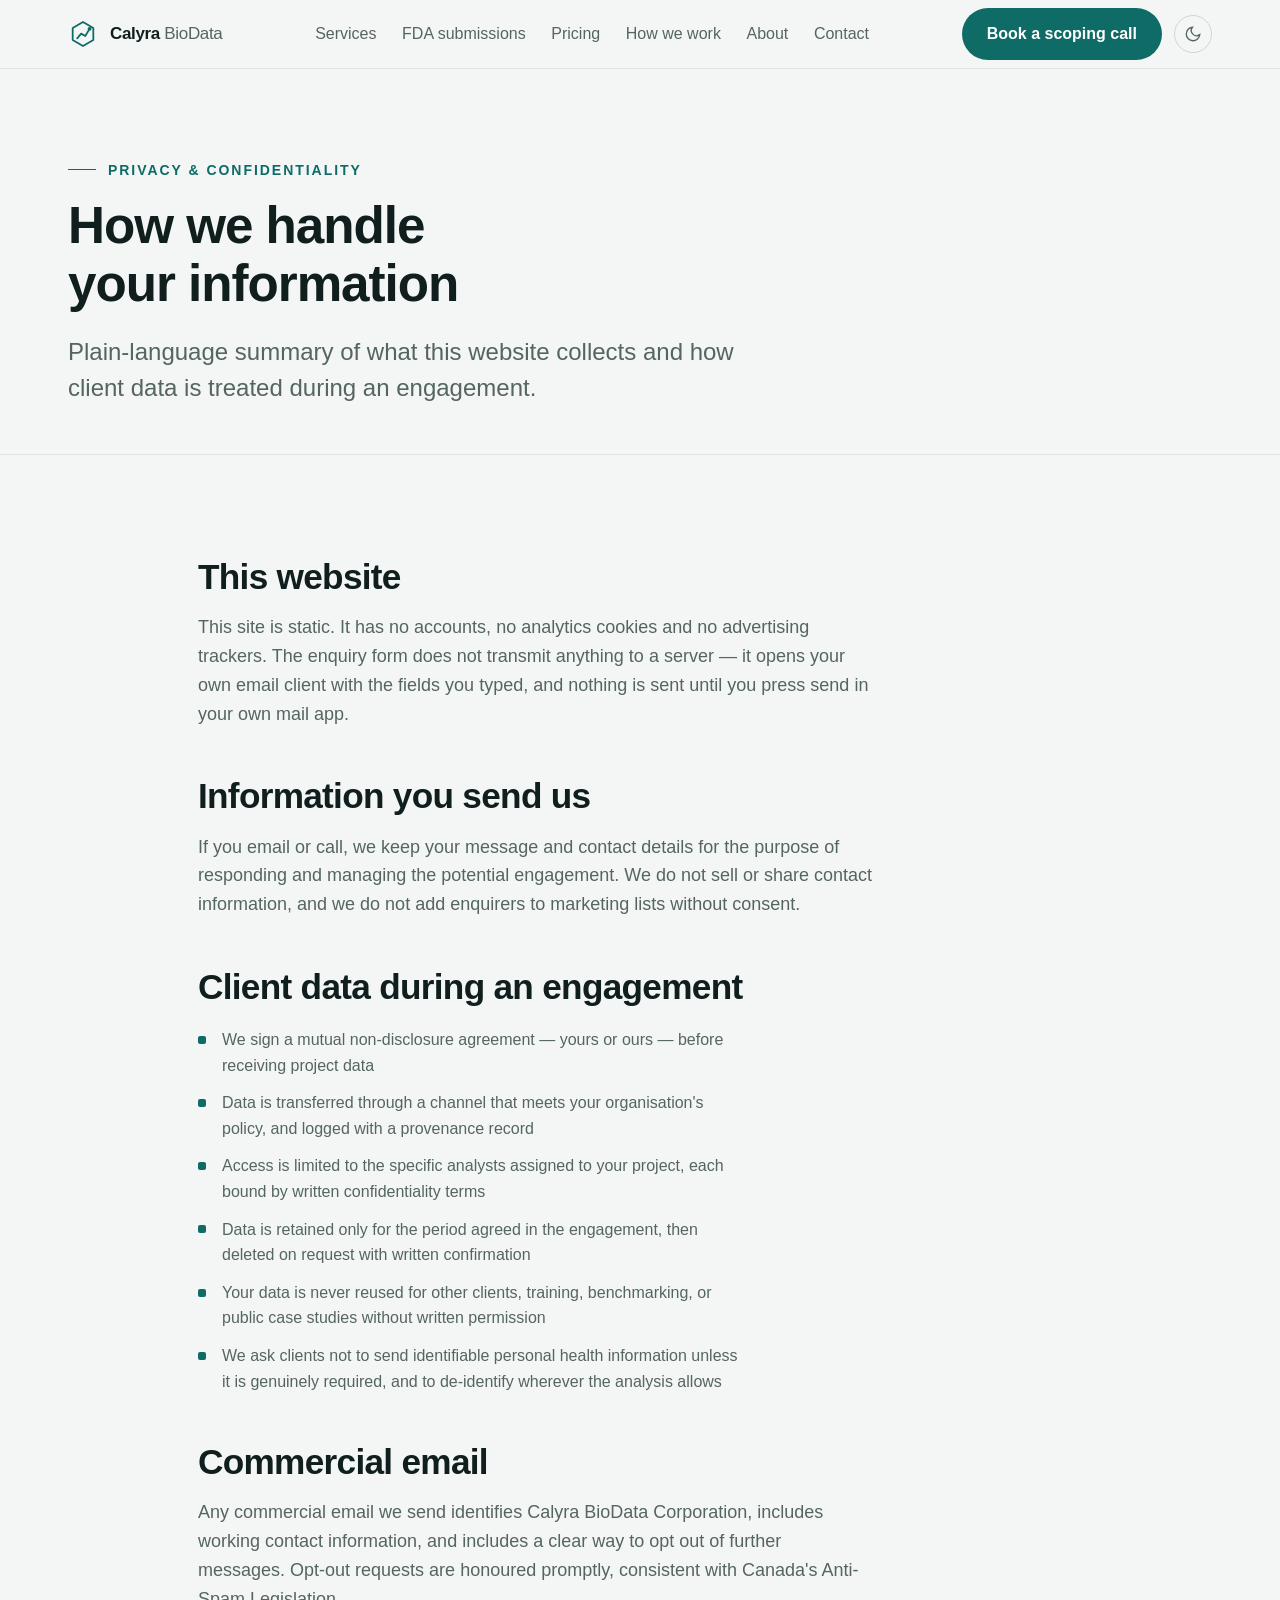
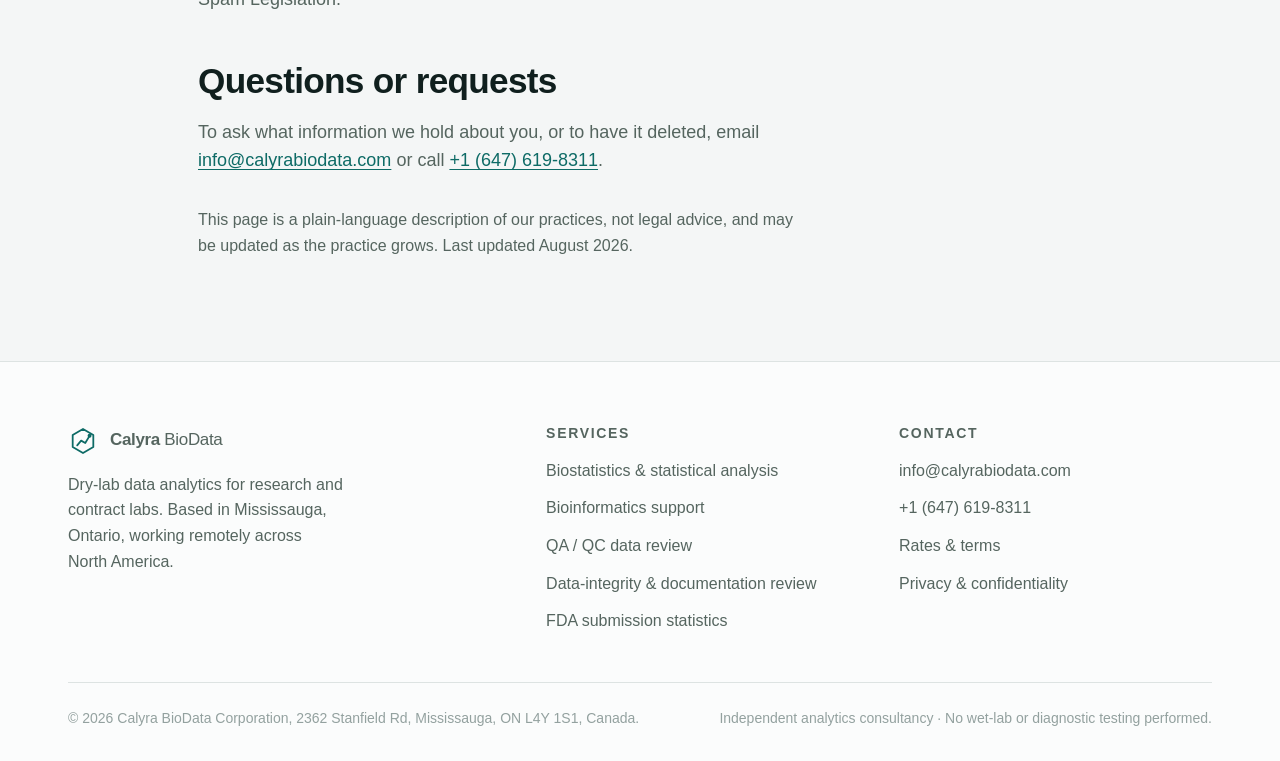
<file: privacy.html>
<!doctype html>
<html lang="en">
<head>
<meta charset="utf-8">
<meta name="viewport" content="width=device-width, initial-scale=1">
<title>Privacy &amp; Confidentiality | Calyra BioData</title>
<meta name="description" content="How Calyra BioData handles website enquiries and client data: no trackers, NDA before data transfer, restricted analyst access, agreed retention periods, and CASL-compliant email practices.">
<link rel="canonical" href="https://www.calyrabiodata.com/privacy.html">
<meta name="robots" content="index, follow, max-image-preview:large">
<meta property="og:type" content="website">
<meta property="og:site_name" content="Calyra BioData">
<meta property="og:title" content="Privacy &amp; Confidentiality | Calyra BioData">
<meta property="og:description" content="How Calyra BioData handles website enquiries and client data: no trackers, NDA before data transfer, restricted analyst access, agreed retention periods, and CASL-compliant email practices.">
<meta property="og:url" content="https://www.calyrabiodata.com/privacy.html">
<meta property="og:image" content="https://www.calyrabiodata.com/assets/og.svg">
<meta property="og:locale" content="en_CA">
<meta name="twitter:card" content="summary_large_image">
<meta name="twitter:title" content="Privacy &amp; Confidentiality | Calyra BioData">
<meta name="twitter:description" content="How Calyra BioData handles website enquiries and client data: no trackers, NDA before data transfer, restricted analyst access, agreed retention periods, and CASL-compliant email practices.">
<meta name="twitter:image" content="https://www.calyrabiodata.com/assets/og.svg">
<meta name="theme-color" content="#1a1533">
<meta name="author" content="Calyra BioData">
<meta name="geo.region" content="CA-ON">
<meta name="geo.placename" content="Mississauga">
<link rel="icon" href="assets/favicon.svg" type="image/svg+xml">
<link rel="apple-touch-icon" href="assets/favicon.svg">
<link rel="preconnect" href="https://api.fontshare.com" crossorigin>
<link href="https://api.fontshare.com/v2/css?f[]=cabinet-grotesk@700,800&f[]=satoshi@400,500,700&display=swap" rel="stylesheet">
<link rel="stylesheet" href="css/style.css">

</head>
<body>
<a class="sr-only" href="#main">Skip to content</a>
<header class="header">
  <div class="wrap header__inner">
    <a class="brand" href="index.html" aria-label="Calyra BioData — home">
      <svg class="brand__mark" width="30" height="30" viewBox="0 0 32 32" fill="none" stroke="currentColor" stroke-width="1.9" stroke-linecap="round" stroke-linejoin="round" aria-hidden="true"><path d="M16 3.2 27 9.6v12.8L16 28.8 5 22.4V9.6z"/><path d="M9.8 20.6 14 15.6l4.4 2.5 4.6-7.6"/><circle cx="23" cy="10.5" r="2.1" fill="currentColor" stroke="none"/></svg>
      <span class="brand__name">Calyra <span>BioData</span></span>
    </a>
    <nav class="nav" id="site-nav" data-open="false" aria-label="Main">
      <a href="services.html">Services</a><a href="fda-submissions.html">FDA submissions</a><a href="pricing.html">Pricing</a><a href="process.html">How we work</a><a href="about.html">About</a><a href="contact.html">Contact</a>
      <a class="btn btn--primary" href="https://calendar.app.google/8se2JX9Y255G5LzP7" target="_blank" rel="noopener" data-book-link>Book a scoping call</a>
    </nav>
    <div class="header__actions">
      <a class="btn btn--primary" href="https://calendar.app.google/8se2JX9Y255G5LzP7" target="_blank" rel="noopener" data-book-link>Book a scoping call</a>
      <button class="icon-btn" data-theme-toggle type="button" aria-label="Switch colour mode"></button>
      <button class="icon-btn nav-toggle" data-nav-toggle type="button" aria-expanded="false" aria-controls="site-nav" aria-label="Menu">
        <svg width="18" height="18" viewBox="0 0 24 24" fill="none" stroke="currentColor" stroke-width="2" stroke-linecap="round"><path d="M3 6h18M3 12h18M3 18h18"/></svg>
      </button>
    </div>
  </div>
</header>
<main id="main">

<section class="page-head">
  <div class="wrap">
    <p class="eyebrow">Privacy &amp; confidentiality</p>
    <h1>How we handle your information</h1>
    <p class="lede">Plain-language summary of what this website collects and how client data is treated during an engagement.</p>
  </div>
</section>

<section>
  <div class="wrap wrap--default">
    <h2 class="section-title">This website</h2>
    <p class="muted">This site is static. It has no accounts, no analytics cookies and no advertising trackers. The enquiry form does not transmit anything to a server — it opens your own email client with the fields you typed, and nothing is sent until you press send in your own mail app.</p>

    <h2 class="section-title" style="margin-top:var(--space-12)">Information you send us</h2>
    <p class="muted">If you email or call, we keep your message and contact details for the purpose of responding and managing the potential engagement. We do not sell or share contact information, and we do not add enquirers to marketing lists without consent.</p>

    <h2 class="section-title" style="margin-top:var(--space-12)">Client data during an engagement</h2>
    <ul class="check-list" role="list">
      <li>We sign a mutual non-disclosure agreement — yours or ours — before receiving project data</li>
      <li>Data is transferred through a channel that meets your organisation's policy, and logged with a provenance record</li>
      <li>Access is limited to the specific analysts assigned to your project, each bound by written confidentiality terms</li>
      <li>Data is retained only for the period agreed in the engagement, then deleted on request with written confirmation</li>
      <li>Your data is never reused for other clients, training, benchmarking, or public case studies without written permission</li>
      <li>We ask clients not to send identifiable personal health information unless it is genuinely required, and to de-identify wherever the analysis allows</li>
    </ul>

    <h2 class="section-title" style="margin-top:var(--space-12)">Commercial email</h2>
    <p class="muted">Any commercial email we send identifies Calyra BioData Corporation, includes working contact information, and includes a clear way to opt out of further messages. Opt-out requests are honoured promptly, consistent with Canada's Anti-Spam Legislation.</p>

    <h2 class="section-title" style="margin-top:var(--space-12)">Questions or requests</h2>
    <p class="muted">To ask what information we hold about you, or to have it deleted, email <a href="mailto:info@calyrabiodata.com">info@calyrabiodata.com</a> or call <a href="tel:+16476198311">+1 (647) 619-8311</a>.</p>
    <p class="small muted" style="margin-top:var(--space-8)">This page is a plain-language description of our practices, not legal advice, and may be updated as the practice grows. Last updated August 2026.</p>
  </div>
</section>

</main>
<footer class="footer">
  <div class="wrap">
    <div class="footer__top">
      <div class="footer__brand">
        <a class="brand" href="index.html"><svg class="brand__mark" width="30" height="30" viewBox="0 0 32 32" fill="none" stroke="currentColor" stroke-width="1.9" stroke-linecap="round" stroke-linejoin="round" aria-hidden="true"><path d="M16 3.2 27 9.6v12.8L16 28.8 5 22.4V9.6z"/><path d="M9.8 20.6 14 15.6l4.4 2.5 4.6-7.6"/><circle cx="23" cy="10.5" r="2.1" fill="currentColor" stroke="none"/></svg><span class="brand__name">Calyra <span>BioData</span></span></a>
        <p>Dry-lab data analytics for research and contract labs. Based in Mississauga, Ontario, working remotely across North America.</p>
      </div>
      <div>
        <h2>Services</h2>
        <ul role="list">
          <li><a href="biostatistics.html">Biostatistics &amp; statistical analysis</a></li>
          <li><a href="bioinformatics.html">Bioinformatics support</a></li>
          <li><a href="qa-qc-data-review.html">QA / QC data review</a></li>
          <li><a href="data-integrity-review.html">Data-integrity &amp; documentation review</a></li>
          <li><a href="fda-submissions.html">FDA submission statistics</a></li>
        </ul>
      </div>
      <div>
        <h2>Contact</h2>
        <ul role="list">
          <li><a href="mailto:info@calyrabiodata.com">info@calyrabiodata.com</a></li>
          <li><a href="tel:+16476198311">+1 (647) 619-8311</a></li>
          <li><a href="pricing.html">Rates &amp; terms</a></li>
          <li><a href="privacy.html">Privacy &amp; confidentiality</a></li>
        </ul>
      </div>
    </div>
    <div class="footer__bottom">
      <span>&copy; <span data-year>2026</span> Calyra BioData Corporation, 2362 Stanfield Rd, Mississauga, ON L4Y 1S1, Canada.</span>
      <span>Independent analytics consultancy &middot; No wet-lab or diagnostic testing performed.</span>
    </div>
  </div>
</footer>
<script src="js/main.js" defer></script>
</body>
</html>
</file>
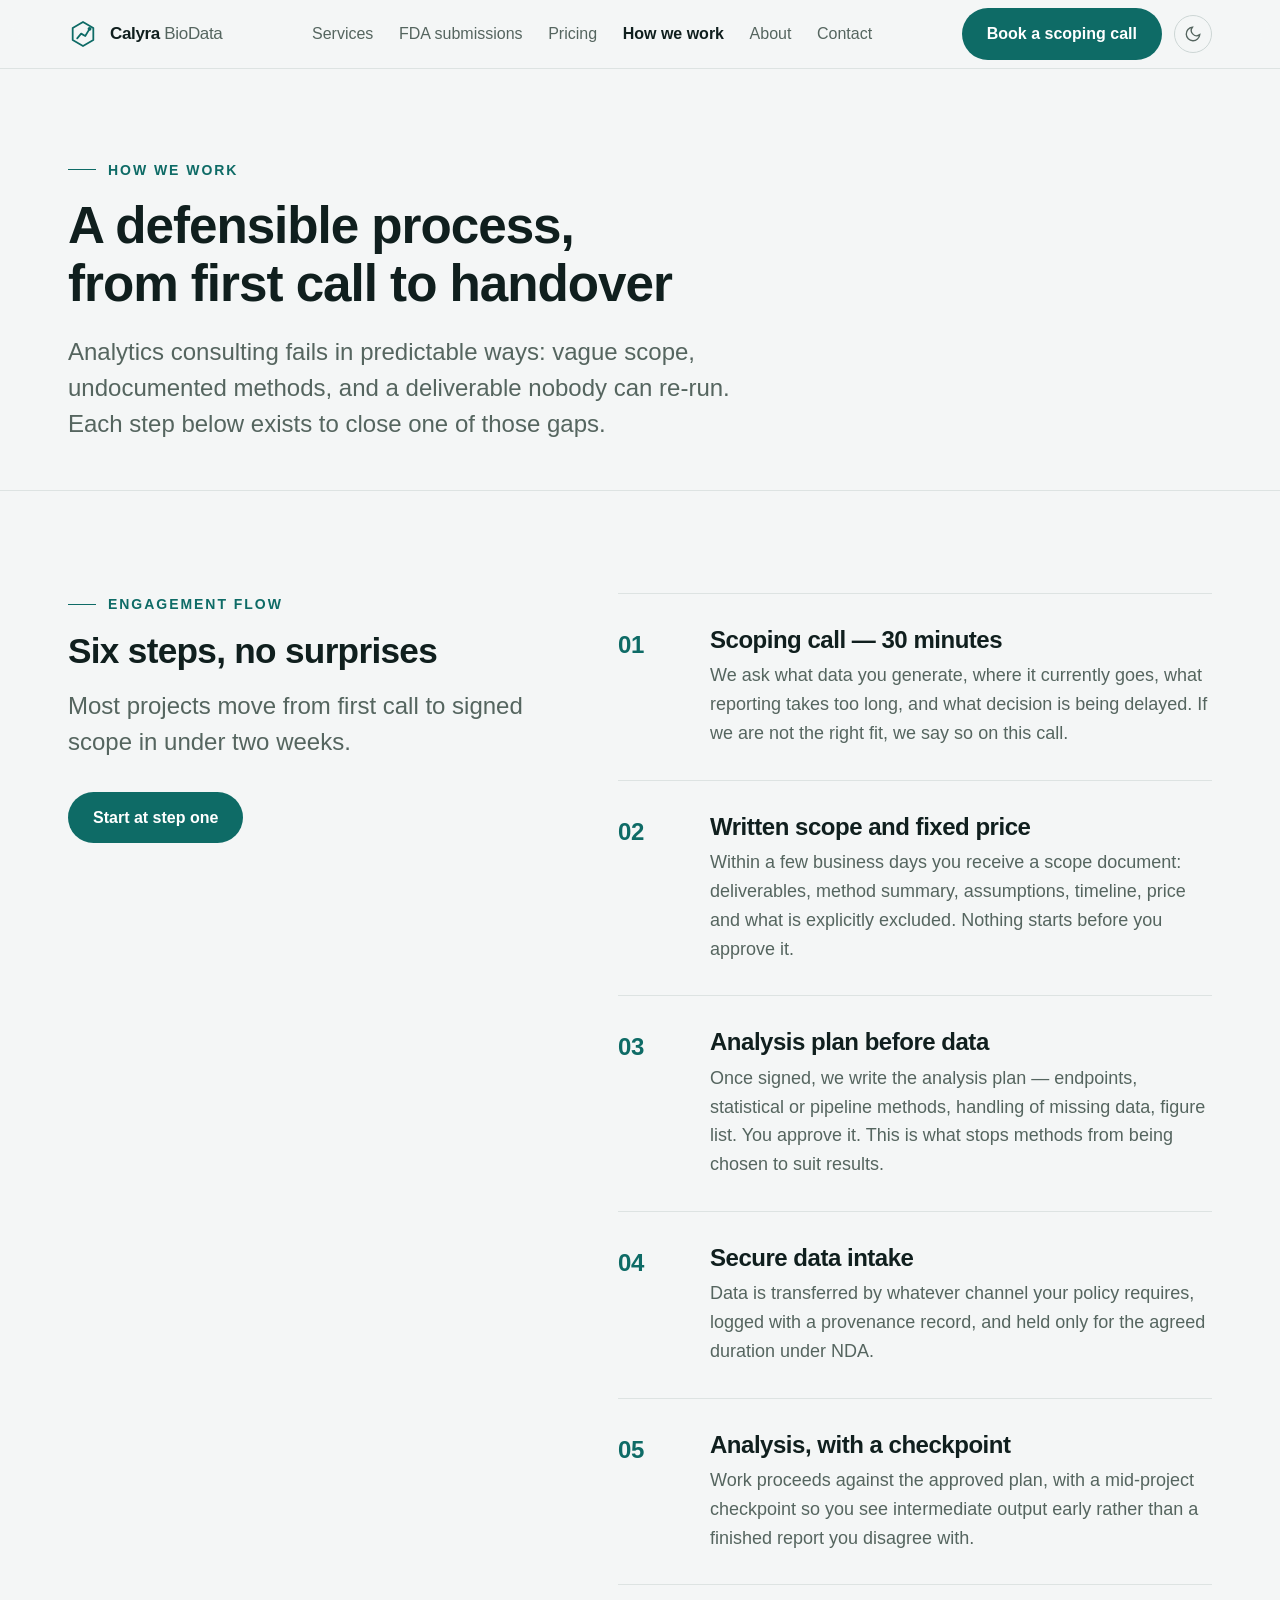
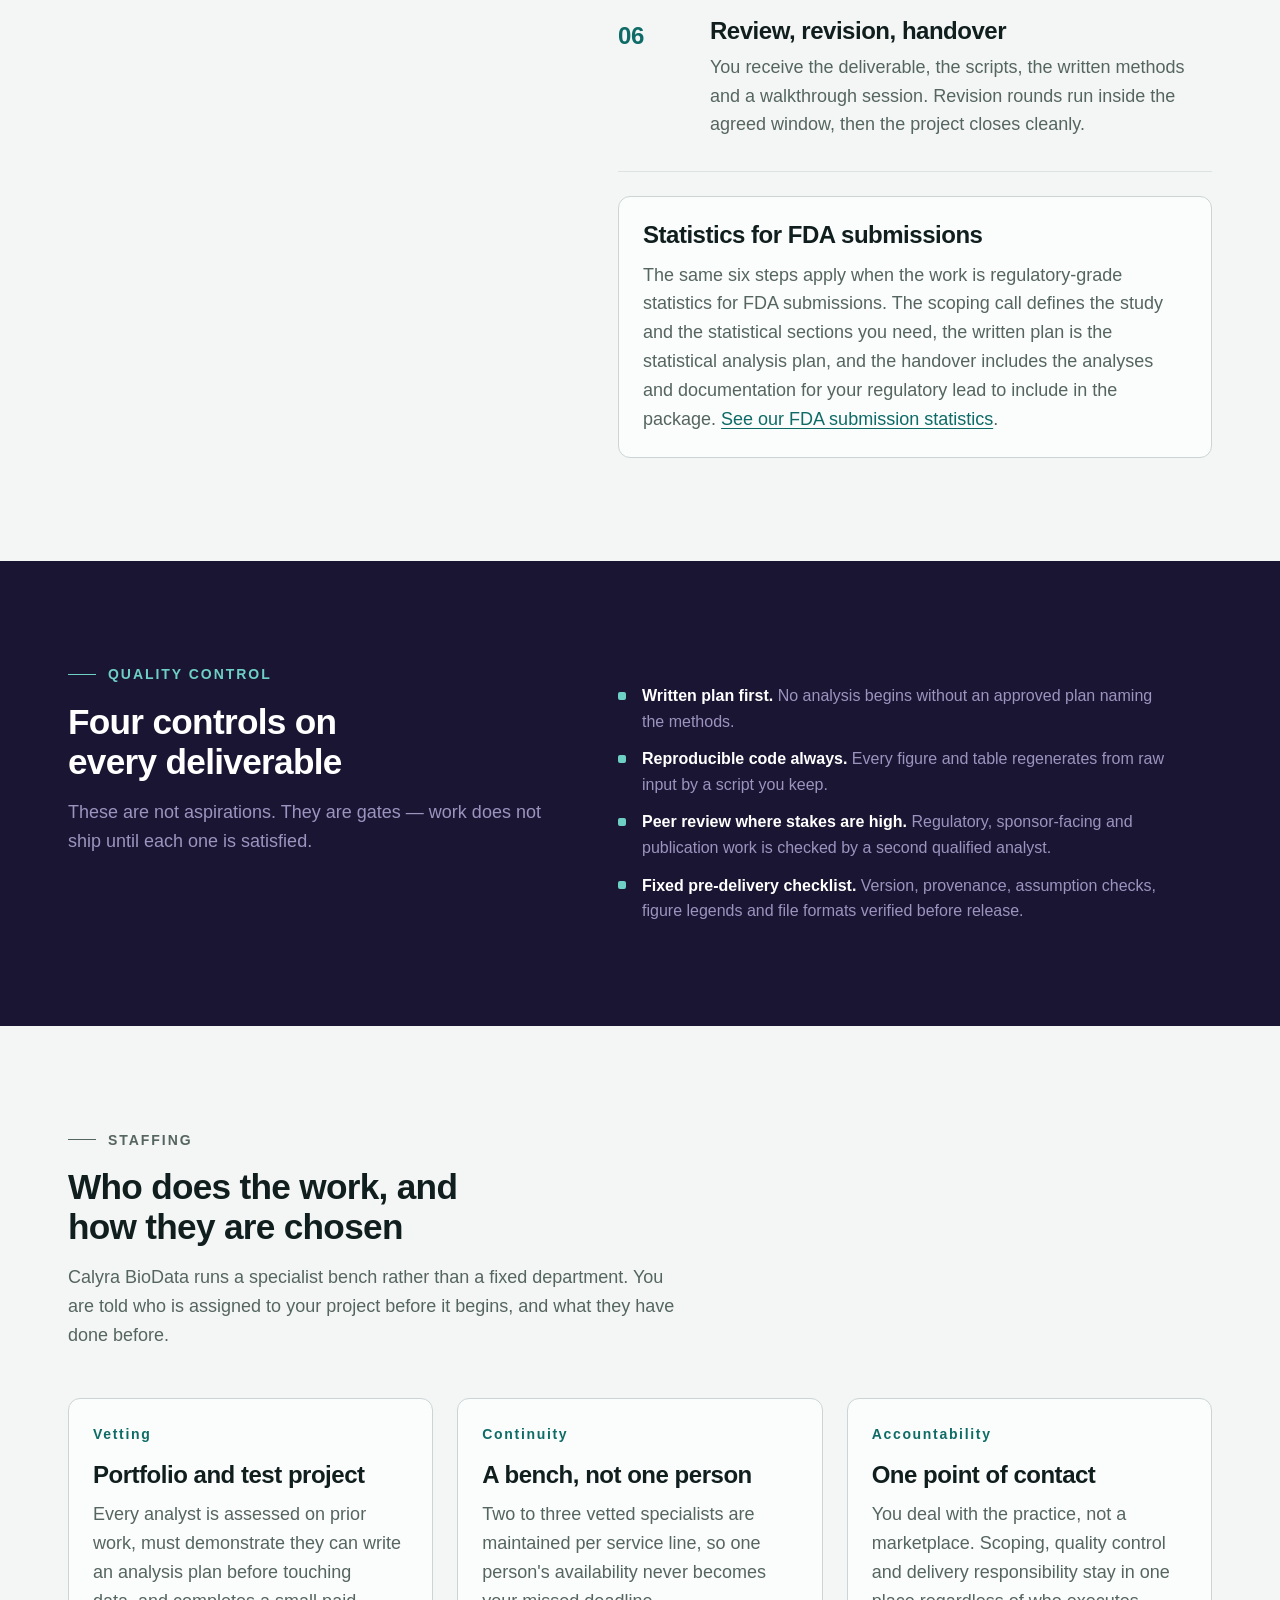
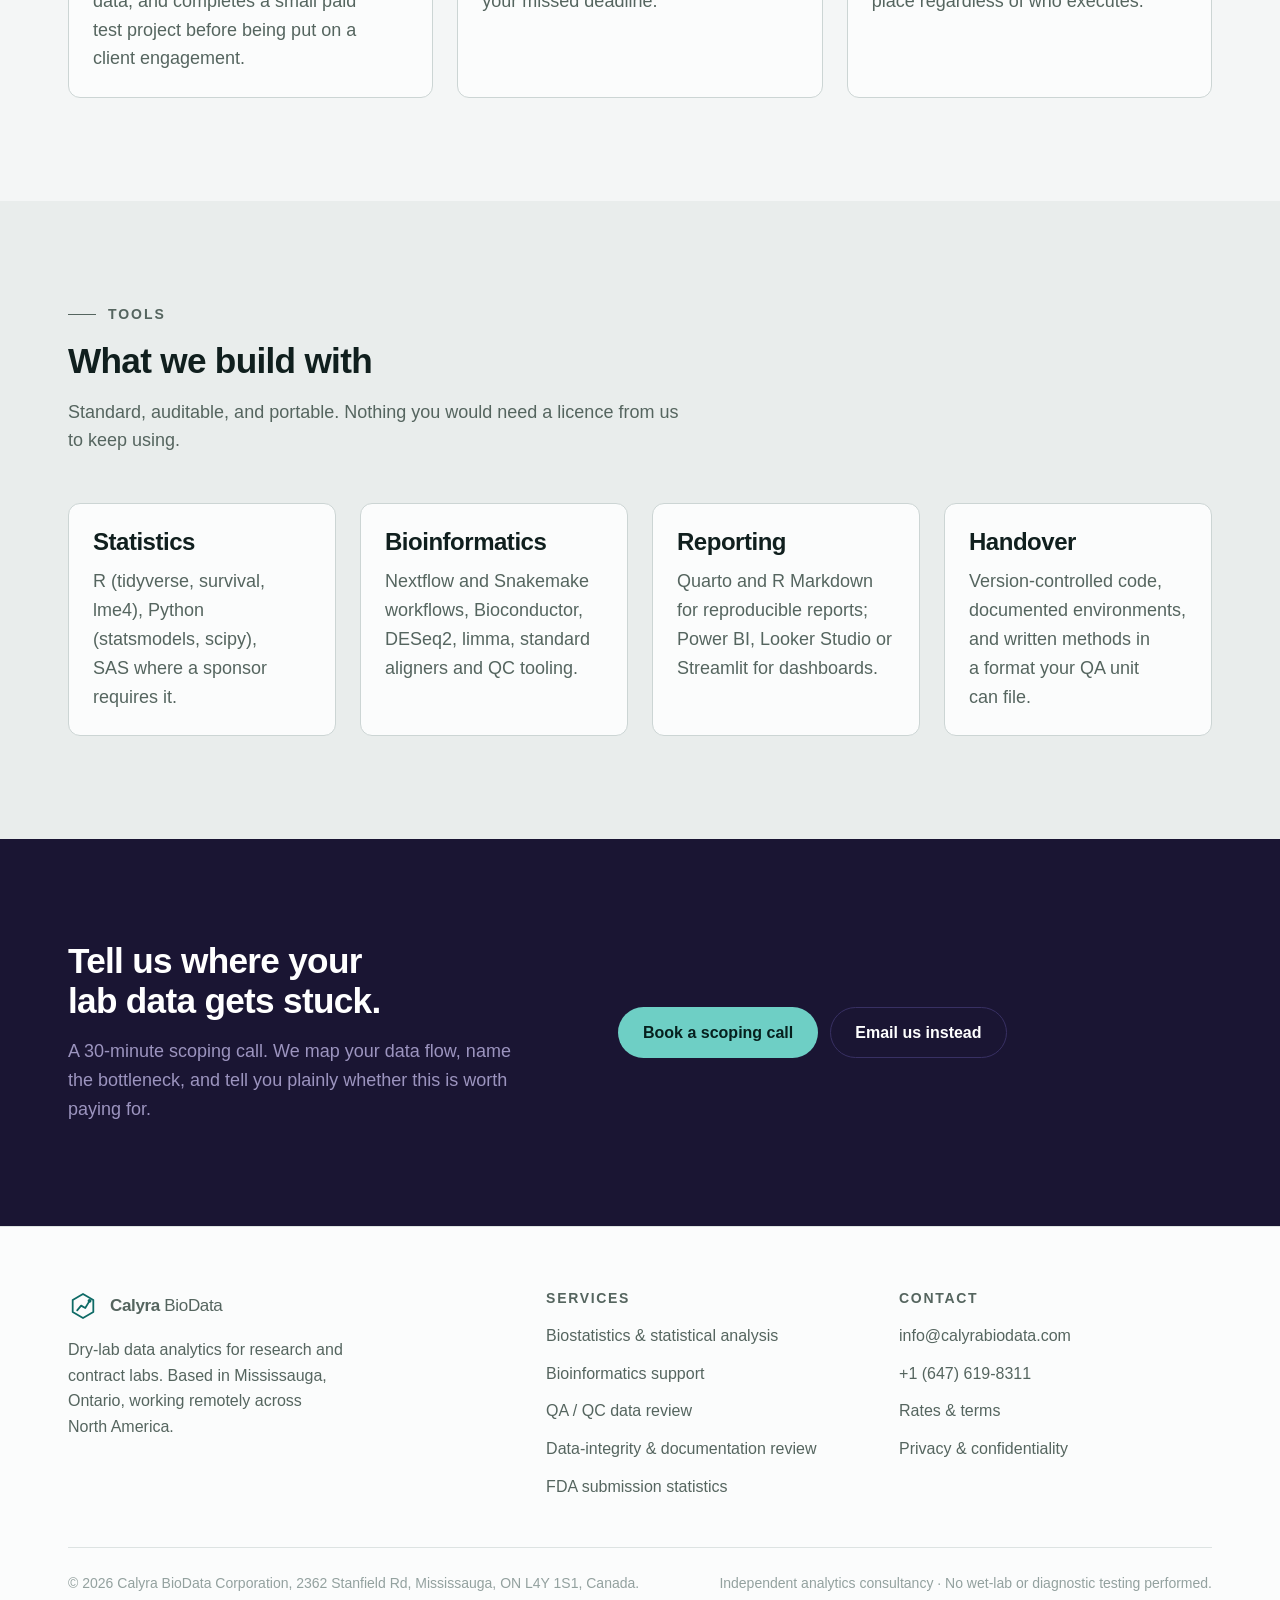
<file: process.html>
<!doctype html>
<html lang="en">
<head>
<meta charset="utf-8">
<meta name="viewport" content="width=device-width, initial-scale=1">
<title>How We Work — Analysis Plans, Reproducible Code, QC Gates | Calyra BioData</title>
<meta name="description" content="Our six-step engagement flow and the four quality gates on every deliverable: written analysis plan first, reproducible code always, peer review on high-stakes work, and a fixed pre-delivery checklist.">
<link rel="canonical" href="https://www.calyrabiodata.com/process.html">
<meta name="robots" content="index, follow, max-image-preview:large">
<meta property="og:type" content="website">
<meta property="og:site_name" content="Calyra BioData">
<meta property="og:title" content="How We Work — Analysis Plans, Reproducible Code, QC Gates | Calyra BioData">
<meta property="og:description" content="Our six-step engagement flow and the four quality gates on every deliverable: written analysis plan first, reproducible code always, peer review on high-stakes work, and a fixed pre-delivery checklist.">
<meta property="og:url" content="https://www.calyrabiodata.com/process.html">
<meta property="og:image" content="https://www.calyrabiodata.com/assets/og.svg">
<meta property="og:locale" content="en_CA">
<meta name="twitter:card" content="summary_large_image">
<meta name="twitter:title" content="How We Work — Analysis Plans, Reproducible Code, QC Gates | Calyra BioData">
<meta name="twitter:description" content="Our six-step engagement flow and the four quality gates on every deliverable: written analysis plan first, reproducible code always, peer review on high-stakes work, and a fixed pre-delivery checklist.">
<meta name="twitter:image" content="https://www.calyrabiodata.com/assets/og.svg">
<meta name="theme-color" content="#1a1533">
<meta name="author" content="Calyra BioData">
<meta name="geo.region" content="CA-ON">
<meta name="geo.placename" content="Mississauga">
<link rel="icon" href="assets/favicon.svg" type="image/svg+xml">
<link rel="apple-touch-icon" href="assets/favicon.svg">
<link rel="preconnect" href="https://api.fontshare.com" crossorigin>
<link href="https://api.fontshare.com/v2/css?f[]=cabinet-grotesk@700,800&f[]=satoshi@400,500,700&display=swap" rel="stylesheet">
<link rel="stylesheet" href="css/style.css">
<script type="application/ld+json">
{
  "@context": "https://schema.org",
  "@type": "ProfessionalService",
  "@id": "https://www.calyrabiodata.com/#organization",
  "name": "Calyra BioData",
  "legalName": "Calyra BioData Corporation",
  "url": "https://www.calyrabiodata.com/",
  "email": "info@calyrabiodata.com",
  "telephone": "+16476198311",
  "potentialAction": {"@type": "ReserveAction", "name": "Book a scoping call", "target": {"@type": "EntryPoint", "urlTemplate": "https://calendar.app.google/8se2JX9Y255G5LzP7", "actionPlatform": ["http://schema.org/DesktopWebPlatform", "http://schema.org/MobileWebPlatform"]}, "result": {"@type": "Reservation", "name": "30-minute scoping call"}},
  "description": "Calyra BioData is a Mississauga-based dry-lab data analytics consultancy providing biostatistics, bioinformatics, QA/QC data review, data-integrity and documentation review, and regulatory-grade statistics for FDA submissions to research labs, contract labs and small biotech companies.",
  "areaServed": [{"@type": "Country", "name": "Canada"}, {"@type": "Country", "name": "United States"}],
  "address": {"@type": "PostalAddress", "streetAddress": "2362 Stanfield Rd", "addressLocality": "Mississauga", "addressRegion": "ON", "postalCode": "L4Y 1S1", "addressCountry": "CA"},
  "priceRange": "C$1,500 - C$20,000+",
  "knowsAbout": ["Biostatistics", "Bioinformatics", "RNA-seq analysis", "Statistical analysis plans", "FDA submission statistics", "Diagnostic accuracy", "Data quality control", "Data integrity", "Documentation review", "R programming", "Python data analysis"],
  "makesOffer": [
    {"@type": "Offer", "name": "Data audit / one-off analysis", "priceCurrency": "CAD", "price": "1500"},
    {"@type": "Offer", "name": "Dashboard and QC reporting sprint", "priceCurrency": "CAD", "price": "4500"},
    {"@type": "Offer", "name": "Multi-source lab data project", "priceCurrency": "CAD", "price": "8000"},
    {"@type": "Offer", "name": "Monthly analytics retainer", "priceCurrency": "CAD", "price": "1000"}
  ]
}
</script>
</head>
<body>
<a class="sr-only" href="#main">Skip to content</a>
<header class="header">
  <div class="wrap header__inner">
    <a class="brand" href="index.html" aria-label="Calyra BioData — home">
      <svg class="brand__mark" width="30" height="30" viewBox="0 0 32 32" fill="none" stroke="currentColor" stroke-width="1.9" stroke-linecap="round" stroke-linejoin="round" aria-hidden="true"><path d="M16 3.2 27 9.6v12.8L16 28.8 5 22.4V9.6z"/><path d="M9.8 20.6 14 15.6l4.4 2.5 4.6-7.6"/><circle cx="23" cy="10.5" r="2.1" fill="currentColor" stroke="none"/></svg>
      <span class="brand__name">Calyra <span>BioData</span></span>
    </a>
    <nav class="nav" id="site-nav" data-open="false" aria-label="Main">
      <a href="services.html">Services</a><a href="fda-submissions.html">FDA submissions</a><a href="pricing.html">Pricing</a><a href="process.html" aria-current="page">How we work</a><a href="about.html">About</a><a href="contact.html">Contact</a>
      <a class="btn btn--primary" href="https://calendar.app.google/8se2JX9Y255G5LzP7" target="_blank" rel="noopener" data-book-link>Book a scoping call</a>
    </nav>
    <div class="header__actions">
      <a class="btn btn--primary" href="https://calendar.app.google/8se2JX9Y255G5LzP7" target="_blank" rel="noopener" data-book-link>Book a scoping call</a>
      <button class="icon-btn" data-theme-toggle type="button" aria-label="Switch colour mode"></button>
      <button class="icon-btn nav-toggle" data-nav-toggle type="button" aria-expanded="false" aria-controls="site-nav" aria-label="Menu">
        <svg width="18" height="18" viewBox="0 0 24 24" fill="none" stroke="currentColor" stroke-width="2" stroke-linecap="round"><path d="M3 6h18M3 12h18M3 18h18"/></svg>
      </button>
    </div>
  </div>
</header>
<main id="main">

<section class="page-head">
  <div class="wrap">
    <p class="eyebrow">How we work</p>
    <h1>A defensible process, from first call to handover</h1>
    <p class="lede">Analytics consulting fails in predictable ways: vague scope, undocumented methods, and a deliverable nobody can re-run. Each step below exists to close one of those gaps.</p>
  </div>
</section>

<section>
  <div class="wrap split">
    <div class="sticky-col">
      <p class="eyebrow">Engagement flow</p>
      <h2 class="section-title">Six steps, no surprises</h2>
      <p class="lede">Most projects move from first call to signed scope in under two weeks.</p>
      <div class="btn-row"><a class="btn btn--primary" href="contact.html">Start at step one</a></div>
    </div>
    <div>
      <ol class="steps" role="list">
        <li><div><h3>Scoping call — 30 minutes</h3><p>We ask what data you generate, where it currently goes, what reporting takes too long, and what decision is being delayed. If we are not the right fit, we say so on this call.</p></div></li>
        <li><div><h3>Written scope and fixed price</h3><p>Within a few business days you receive a scope document: deliverables, method summary, assumptions, timeline, price and what is explicitly excluded. Nothing starts before you approve it.</p></div></li>
        <li><div><h3>Analysis plan before data</h3><p>Once signed, we write the analysis plan — endpoints, statistical or pipeline methods, handling of missing data, figure list. You approve it. This is what stops methods from being chosen to suit results.</p></div></li>
        <li><div><h3>Secure data intake</h3><p>Data is transferred by whatever channel your policy requires, logged with a provenance record, and held only for the agreed duration under NDA.</p></div></li>
        <li><div><h3>Analysis, with a checkpoint</h3><p>Work proceeds against the approved plan, with a mid-project checkpoint so you see intermediate output early rather than a finished report you disagree with.</p></div></li>
        <li><div><h3>Review, revision, handover</h3><p>You receive the deliverable, the scripts, the written methods and a walkthrough session. Revision rounds run inside the agreed window, then the project closes cleanly.</p></div></li>
      </ol>
      <div class="card" style="margin-top:var(--space-6)">
        <h3>Statistics for FDA submissions</h3>
        <p class="small">The same six steps apply when the work is regulatory-grade statistics for FDA submissions. The scoping call defines the study and the statistical sections you need, the written plan is the statistical analysis plan, and the handover includes the analyses and documentation for your regulatory lead to include in the package. <a href="fda-submissions.html">See our FDA submission statistics</a>.</p>
      </div>
    </div>
  </div>
</section>

<section class="band-ink">
  <div class="wrap split">
    <div>
      <p class="eyebrow">Quality control</p>
      <h2 class="section-title">Four controls on every deliverable</h2>
      <p>These are not aspirations. They are gates — work does not ship until each one is satisfied.</p>
    </div>
    <div>
      <ul class="check-list" role="list">
        <li><strong style="color:#fff">Written plan first.</strong> No analysis begins without an approved plan naming the methods.</li>
        <li><strong style="color:#fff">Reproducible code always.</strong> Every figure and table regenerates from raw input by a script you keep.</li>
        <li><strong style="color:#fff">Peer review where stakes are high.</strong> Regulatory, sponsor-facing and publication work is checked by a second qualified analyst.</li>
        <li><strong style="color:#fff">Fixed pre-delivery checklist.</strong> Version, provenance, assumption checks, figure legends and file formats verified before release.</li>
      </ul>
    </div>
  </div>
</section>

<section>
  <div class="wrap">
    <div class="section-head">
      <p class="eyebrow">Staffing</p>
      <h2 class="section-title">Who does the work, and how they are chosen</h2>
      <p>Calyra BioData runs a specialist bench rather than a fixed department. You are told who is assigned to your project before it begins, and what they have done before.</p>
    </div>
    <div class="grid grid--3">
      <div class="card"><span class="card__num">Vetting</span><h3>Portfolio and test project</h3><p class="small">Every analyst is assessed on prior work, must demonstrate they can write an analysis plan before touching data, and completes a small paid test project before being put on a client engagement.</p></div>
      <div class="card"><span class="card__num">Continuity</span><h3>A bench, not one person</h3><p class="small">Two to three vetted specialists are maintained per service line, so one person's availability never becomes your missed deadline.</p></div>
      <div class="card"><span class="card__num">Accountability</span><h3>One point of contact</h3><p class="small">You deal with the practice, not a marketplace. Scoping, quality control and delivery responsibility stay in one place regardless of who executes.</p></div>
    </div>
  </div>
</section>

<section class="band-offset">
  <div class="wrap">
    <div class="section-head">
      <p class="eyebrow">Tools</p>
      <h2 class="section-title">What we build with</h2>
      <p>Standard, auditable, and portable. Nothing you would need a licence from us to keep using.</p>
    </div>
    <div class="grid grid--4">
      <div class="card"><h3>Statistics</h3><p class="small">R (tidyverse, survival, lme4), Python (statsmodels, scipy), SAS where a sponsor requires it.</p></div>
      <div class="card"><h3>Bioinformatics</h3><p class="small">Nextflow and Snakemake workflows, Bioconductor, DESeq2, limma, standard aligners and QC tooling.</p></div>
      <div class="card"><h3>Reporting</h3><p class="small">Quarto and R Markdown for reproducible reports; Power BI, Looker Studio or Streamlit for dashboards.</p></div>
      <div class="card"><h3>Handover</h3><p class="small">Version-controlled code, documented environments, and written methods in a format your QA unit can file.</p></div>
    </div>
  </div>
</section>
<section class="cta">
  <div class="wrap">
    <div class="split" style="align-items:center">
      <div>
        <h2>Tell us where your lab data gets stuck.</h2>
        <p>A 30-minute scoping call. We map your data flow, name the bottleneck, and tell you plainly whether this is worth paying for.</p>
      </div>
      <div class="btn-row" style="margin-top:0">
        <a class="btn btn--primary" href="https://calendar.app.google/8se2JX9Y255G5LzP7" target="_blank" rel="noopener" data-book-link>Book a scoping call</a>
        <a class="btn btn--ghost" href="mailto:info@calyrabiodata.com">Email us instead</a>
      </div>
    </div>
  </div>
</section>
</main>
<footer class="footer">
  <div class="wrap">
    <div class="footer__top">
      <div class="footer__brand">
        <a class="brand" href="index.html"><svg class="brand__mark" width="30" height="30" viewBox="0 0 32 32" fill="none" stroke="currentColor" stroke-width="1.9" stroke-linecap="round" stroke-linejoin="round" aria-hidden="true"><path d="M16 3.2 27 9.6v12.8L16 28.8 5 22.4V9.6z"/><path d="M9.8 20.6 14 15.6l4.4 2.5 4.6-7.6"/><circle cx="23" cy="10.5" r="2.1" fill="currentColor" stroke="none"/></svg><span class="brand__name">Calyra <span>BioData</span></span></a>
        <p>Dry-lab data analytics for research and contract labs. Based in Mississauga, Ontario, working remotely across North America.</p>
      </div>
      <div>
        <h2>Services</h2>
        <ul role="list">
          <li><a href="biostatistics.html">Biostatistics &amp; statistical analysis</a></li>
          <li><a href="bioinformatics.html">Bioinformatics support</a></li>
          <li><a href="qa-qc-data-review.html">QA / QC data review</a></li>
          <li><a href="data-integrity-review.html">Data-integrity &amp; documentation review</a></li>
          <li><a href="fda-submissions.html">FDA submission statistics</a></li>
        </ul>
      </div>
      <div>
        <h2>Contact</h2>
        <ul role="list">
          <li><a href="mailto:info@calyrabiodata.com">info@calyrabiodata.com</a></li>
          <li><a href="tel:+16476198311">+1 (647) 619-8311</a></li>
          <li><a href="pricing.html">Rates &amp; terms</a></li>
          <li><a href="privacy.html">Privacy &amp; confidentiality</a></li>
        </ul>
      </div>
    </div>
    <div class="footer__bottom">
      <span>&copy; <span data-year>2026</span> Calyra BioData Corporation, 2362 Stanfield Rd, Mississauga, ON L4Y 1S1, Canada.</span>
      <span>Independent analytics consultancy &middot; No wet-lab or diagnostic testing performed.</span>
    </div>
  </div>
</footer>
<script src="js/main.js" defer></script>
</body>
</html>
</file>
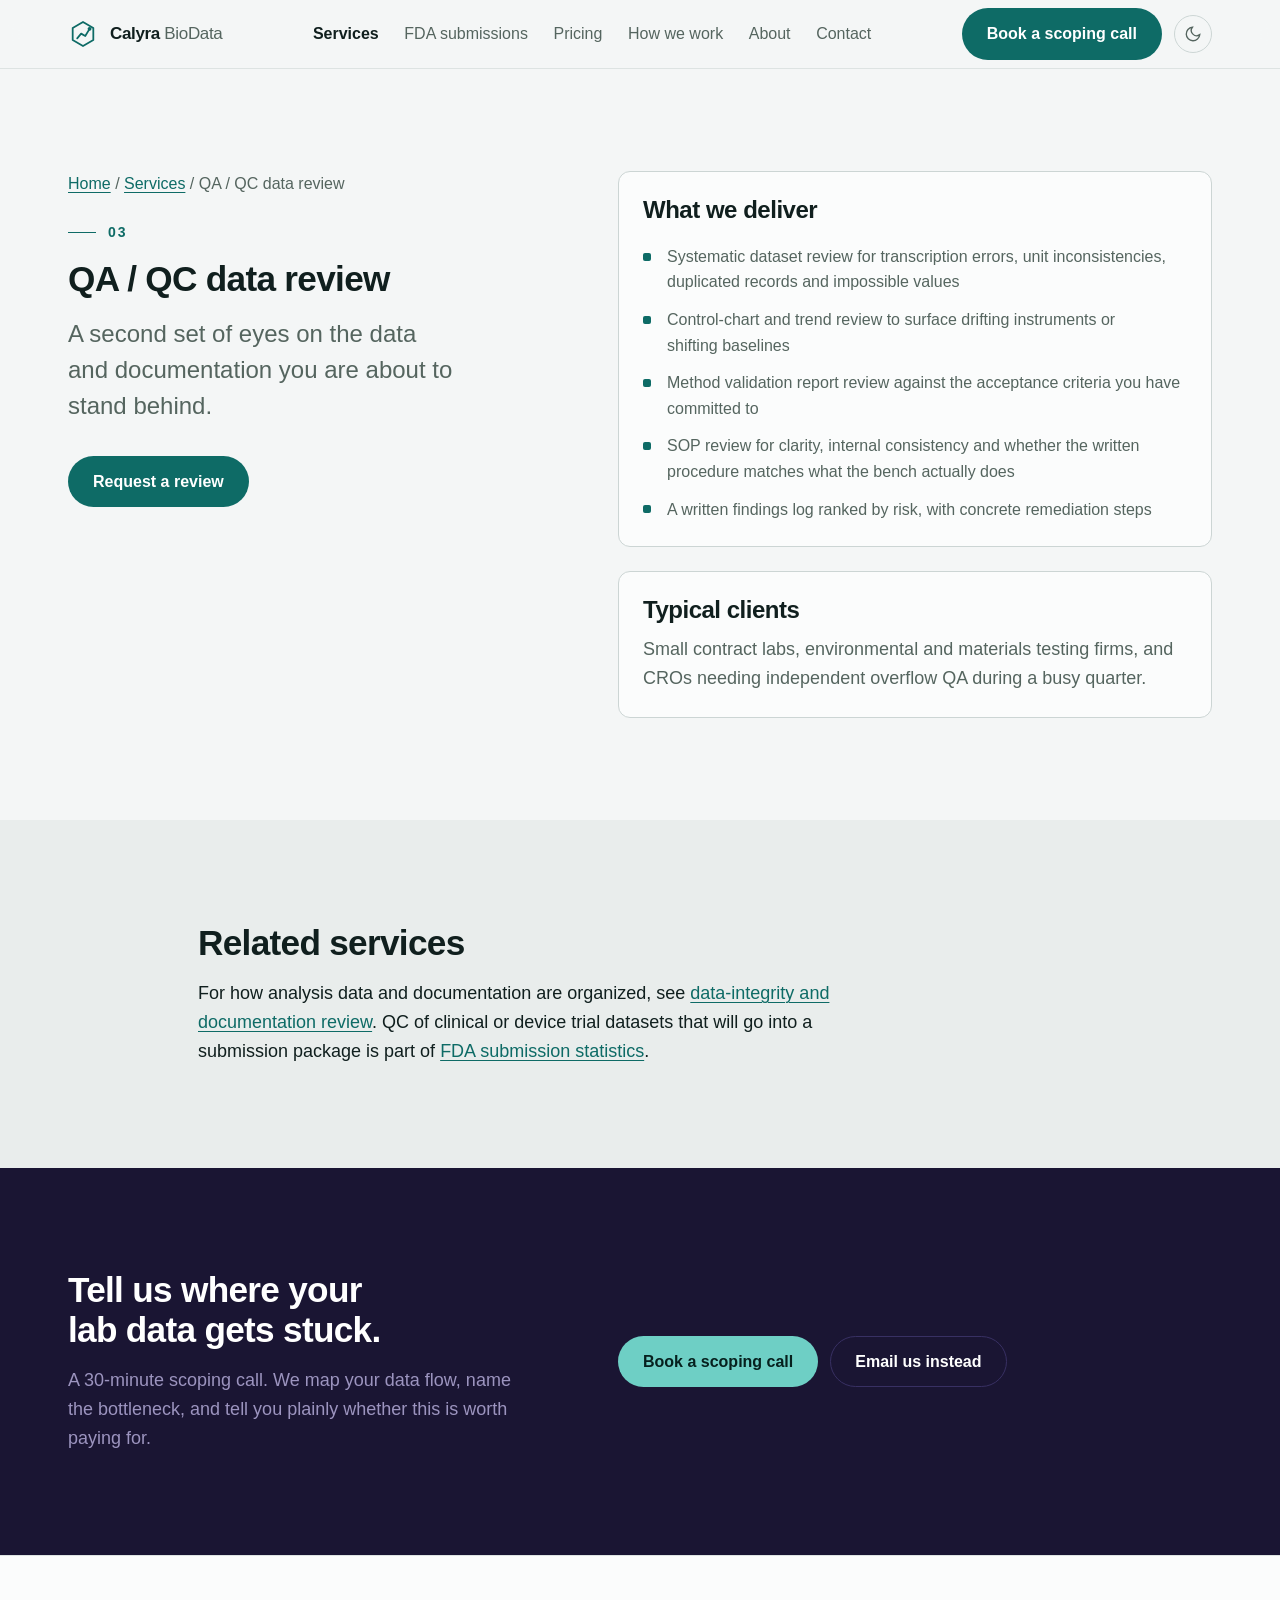
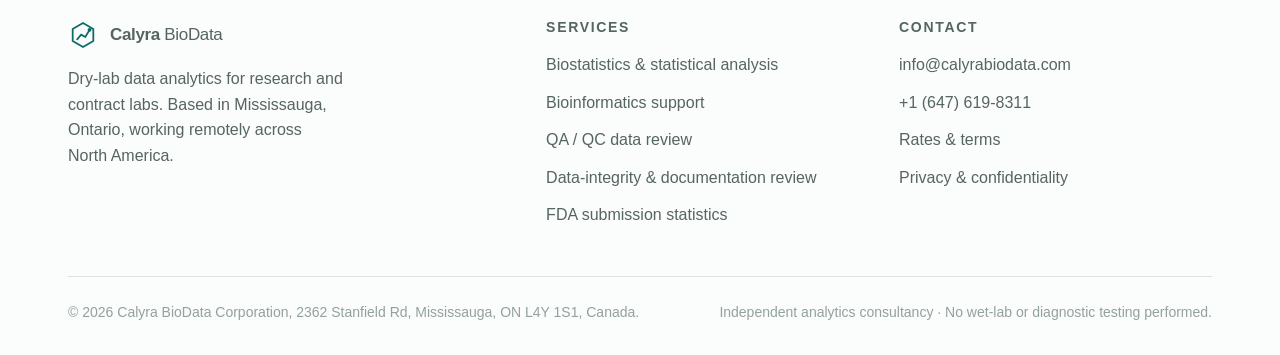
<file: qa-qc-data-review.html>
<!doctype html>
<html lang="en">
<head>
<meta charset="utf-8">
<meta name="viewport" content="width=device-width, initial-scale=1">
<title>QA / QC Data Review for Labs | Calyra BioData</title>
<meta name="description" content="Independent QA / QC data review of lab datasets, method validation reports and SOPs, with a written findings log ranked by risk and concrete remediation steps.">
<link rel="canonical" href="https://www.calyrabiodata.com/qa-qc-data-review.html">
<meta name="robots" content="index, follow, max-image-preview:large">
<meta property="og:type" content="website">
<meta property="og:site_name" content="Calyra BioData">
<meta property="og:title" content="QA / QC Data Review for Labs | Calyra BioData">
<meta property="og:description" content="Independent QA / QC data review of lab datasets, method validation reports and SOPs, with a written findings log ranked by risk and concrete remediation steps.">
<meta property="og:url" content="https://www.calyrabiodata.com/qa-qc-data-review.html">
<meta property="og:image" content="https://www.calyrabiodata.com/assets/og.svg">
<meta property="og:locale" content="en_CA">
<meta name="twitter:card" content="summary_large_image">
<meta name="twitter:title" content="QA / QC Data Review for Labs | Calyra BioData">
<meta name="twitter:description" content="Independent QA / QC data review of lab datasets, method validation reports and SOPs, with a written findings log ranked by risk and concrete remediation steps.">
<meta name="twitter:image" content="https://www.calyrabiodata.com/assets/og.svg">
<meta name="theme-color" content="#1a1533">
<meta name="author" content="Calyra BioData">
<meta name="geo.region" content="CA-ON">
<meta name="geo.placename" content="Mississauga">
<link rel="icon" href="assets/favicon.svg" type="image/svg+xml">
<link rel="apple-touch-icon" href="assets/favicon.svg">
<link rel="preconnect" href="https://api.fontshare.com" crossorigin>
<link href="https://api.fontshare.com/v2/css?f[]=cabinet-grotesk@700,800&f[]=satoshi@400,500,700&display=swap" rel="stylesheet">
<link rel="stylesheet" href="css/style.css">
<script type="application/ld+json">
{
  "@context": "https://schema.org",
  "@graph": [
    {
      "@type": "ProfessionalService",
      "@id": "https://www.calyrabiodata.com/#organization",
      "name": "Calyra BioData",
      "legalName": "Calyra BioData Corporation",
      "url": "https://www.calyrabiodata.com/",
      "email": "info@calyrabiodata.com",
      "telephone": "+16476198311",
      "address": {
        "@type": "PostalAddress",
        "streetAddress": "2362 Stanfield Rd",
        "addressLocality": "Mississauga",
        "addressRegion": "ON",
        "postalCode": "L4Y 1S1",
        "addressCountry": "CA"
      },
      "areaServed": [
        {
          "@type": "Country",
          "name": "Canada"
        },
        {
          "@type": "Country",
          "name": "United States"
        }
      ]
    },
    {
      "@type": "Service",
      "@id": "https://www.calyrabiodata.com/qa-qc-data-review.html#service",
      "name": "QA / QC data review",
      "url": "https://www.calyrabiodata.com/qa-qc-data-review.html",
      "description": "An independent review of lab datasets, method validation reports and SOPs, with a written findings log ranked by risk and concrete remediation steps.",
      "serviceType": "QA/QC data review",
      "provider": {
        "@id": "https://www.calyrabiodata.com/#organization"
      },
      "areaServed": [
        {
          "@type": "Country",
          "name": "Canada"
        },
        {
          "@type": "Country",
          "name": "United States"
        }
      ]
    },
    {
      "@type": "BreadcrumbList",
      "@id": "https://www.calyrabiodata.com/qa-qc-data-review.html#breadcrumb",
      "itemListElement": [
        {
          "@type": "ListItem",
          "position": 1,
          "name": "Home",
          "item": "https://www.calyrabiodata.com/"
        },
        {
          "@type": "ListItem",
          "position": 2,
          "name": "Services",
          "item": "https://www.calyrabiodata.com/services.html"
        },
        {
          "@type": "ListItem",
          "position": 3,
          "name": "QA / QC data review",
          "item": "https://www.calyrabiodata.com/qa-qc-data-review.html"
        }
      ]
    }
  ]
}
</script>
</head>
<body>
<a class="sr-only" href="#main">Skip to content</a>
<header class="header">
  <div class="wrap header__inner">
    <a class="brand" href="index.html" aria-label="Calyra BioData — home">
      <svg class="brand__mark" width="30" height="30" viewBox="0 0 32 32" fill="none" stroke="currentColor" stroke-width="1.9" stroke-linecap="round" stroke-linejoin="round" aria-hidden="true"><path d="M16 3.2 27 9.6v12.8L16 28.8 5 22.4V9.6z"/><path d="M9.8 20.6 14 15.6l4.4 2.5 4.6-7.6"/><circle cx="23" cy="10.5" r="2.1" fill="currentColor" stroke="none"/></svg>
      <span class="brand__name">Calyra <span>BioData</span></span>
    </a>
    <nav class="nav" id="site-nav" data-open="false" aria-label="Main">
      <a href="services.html" aria-current="page">Services</a><a href="fda-submissions.html">FDA submissions</a><a href="pricing.html">Pricing</a><a href="process.html">How we work</a><a href="about.html">About</a><a href="contact.html">Contact</a>
      <a class="btn btn--primary" href="https://calendar.app.google/8se2JX9Y255G5LzP7" target="_blank" rel="noopener" data-book-link>Book a scoping call</a>
    </nav>
    <div class="header__actions">
      <a class="btn btn--primary" href="https://calendar.app.google/8se2JX9Y255G5LzP7" target="_blank" rel="noopener" data-book-link>Book a scoping call</a>
      <button class="icon-btn" data-theme-toggle type="button" aria-label="Switch colour mode"></button>
      <button class="icon-btn nav-toggle" data-nav-toggle type="button" aria-expanded="false" aria-controls="site-nav" aria-label="Menu">
        <svg width="18" height="18" viewBox="0 0 24 24" fill="none" stroke="currentColor" stroke-width="2" stroke-linecap="round"><path d="M3 6h18M3 12h18M3 18h18"/></svg>
      </button>
    </div>
  </div>
</header>
<main id="main">

<section>
  <div class="wrap split">
    <div class="sticky-col">
      <p class="small" style="color:var(--color-text-muted);margin-bottom:var(--space-6)"><a href="index.html">Home</a> / <a href="services.html">Services</a> / QA / QC data review</p>
      <p class="eyebrow">03</p>
      <h1 class="section-title">QA / QC data review</h1>
      <p class="lede">A second set of eyes on the data and documentation you are about to stand behind.</p>
      <div class="btn-row"><a class="btn btn--primary" href="contact.html">Request a review</a></div>
    </div>
    <div>
      <div class="card">
        <h2>What we deliver</h2>
        <ul class="check-list" role="list">
          <li>Systematic dataset review for transcription errors, unit inconsistencies, duplicated records and impossible values</li>
          <li>Control-chart and trend review to surface drifting instruments or shifting baselines</li>
          <li>Method validation report review against the acceptance criteria you have committed to</li>
          <li>SOP review for clarity, internal consistency and whether the written procedure matches what the bench actually does</li>
          <li>A written findings log ranked by risk, with concrete remediation steps</li>
        </ul>
      </div>
      <div class="card" style="margin-top:var(--space-6)"><h2>Typical clients</h2><p class="small">Small contract labs, environmental and materials testing firms, and CROs needing independent overflow QA during a busy quarter.</p></div>
    </div>
  </div>
</section>
<section class="band-offset">
  <div class="wrap wrap--default">
    <h2 class="section-title">Related services</h2>
    <p>For how analysis data and documentation are organized, see <a href="data-integrity-review.html">data-integrity and documentation review</a>. QC of clinical or device trial datasets that will go into a submission package is part of <a href="fda-submissions.html#trial-data-qc">FDA submission statistics</a>.</p>
  </div>
</section>
<section class="cta">
  <div class="wrap">
    <div class="split" style="align-items:center">
      <div>
        <h2>Tell us where your lab data gets stuck.</h2>
        <p>A 30-minute scoping call. We map your data flow, name the bottleneck, and tell you plainly whether this is worth paying for.</p>
      </div>
      <div class="btn-row" style="margin-top:0">
        <a class="btn btn--primary" href="https://calendar.app.google/8se2JX9Y255G5LzP7" target="_blank" rel="noopener" data-book-link>Book a scoping call</a>
        <a class="btn btn--ghost" href="mailto:info@calyrabiodata.com">Email us instead</a>
      </div>
    </div>
  </div>
</section>
</main>
<footer class="footer">
  <div class="wrap">
    <div class="footer__top">
      <div class="footer__brand">
        <a class="brand" href="index.html"><svg class="brand__mark" width="30" height="30" viewBox="0 0 32 32" fill="none" stroke="currentColor" stroke-width="1.9" stroke-linecap="round" stroke-linejoin="round" aria-hidden="true"><path d="M16 3.2 27 9.6v12.8L16 28.8 5 22.4V9.6z"/><path d="M9.8 20.6 14 15.6l4.4 2.5 4.6-7.6"/><circle cx="23" cy="10.5" r="2.1" fill="currentColor" stroke="none"/></svg><span class="brand__name">Calyra <span>BioData</span></span></a>
        <p>Dry-lab data analytics for research and contract labs. Based in Mississauga, Ontario, working remotely across North America.</p>
      </div>
      <div>
        <h2>Services</h2>
        <ul role="list">
          <li><a href="biostatistics.html">Biostatistics &amp; statistical analysis</a></li>
          <li><a href="bioinformatics.html">Bioinformatics support</a></li>
          <li><a href="qa-qc-data-review.html">QA / QC data review</a></li>
          <li><a href="data-integrity-review.html">Data-integrity &amp; documentation review</a></li>
          <li><a href="fda-submissions.html">FDA submission statistics</a></li>
        </ul>
      </div>
      <div>
        <h2>Contact</h2>
        <ul role="list">
          <li><a href="mailto:info@calyrabiodata.com">info@calyrabiodata.com</a></li>
          <li><a href="tel:+16476198311">+1 (647) 619-8311</a></li>
          <li><a href="pricing.html">Rates &amp; terms</a></li>
          <li><a href="privacy.html">Privacy &amp; confidentiality</a></li>
        </ul>
      </div>
    </div>
    <div class="footer__bottom">
      <span>&copy; <span data-year>2026</span> Calyra BioData Corporation, 2362 Stanfield Rd, Mississauga, ON L4Y 1S1, Canada.</span>
      <span>Independent analytics consultancy &middot; No wet-lab or diagnostic testing performed.</span>
    </div>
  </div>
</footer>
<script src="js/main.js" defer></script>
</body>
</html>
</file>
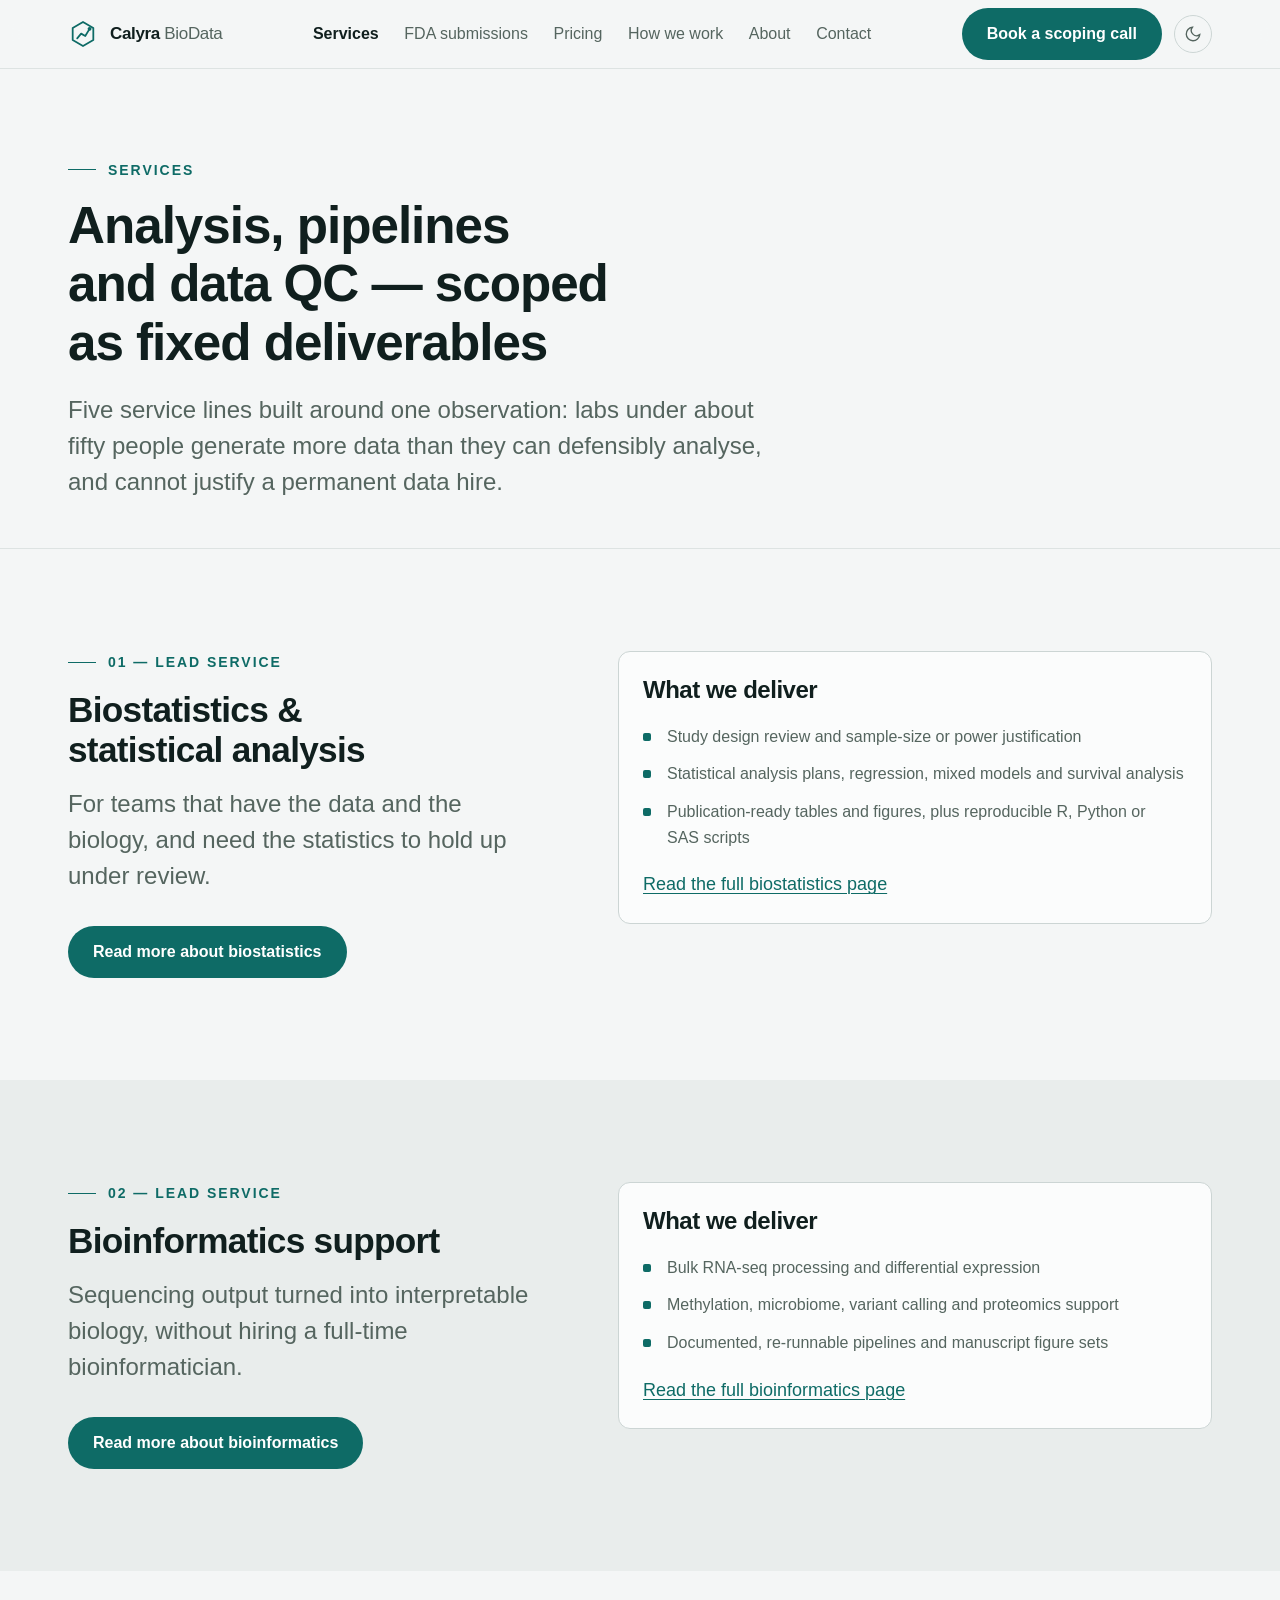
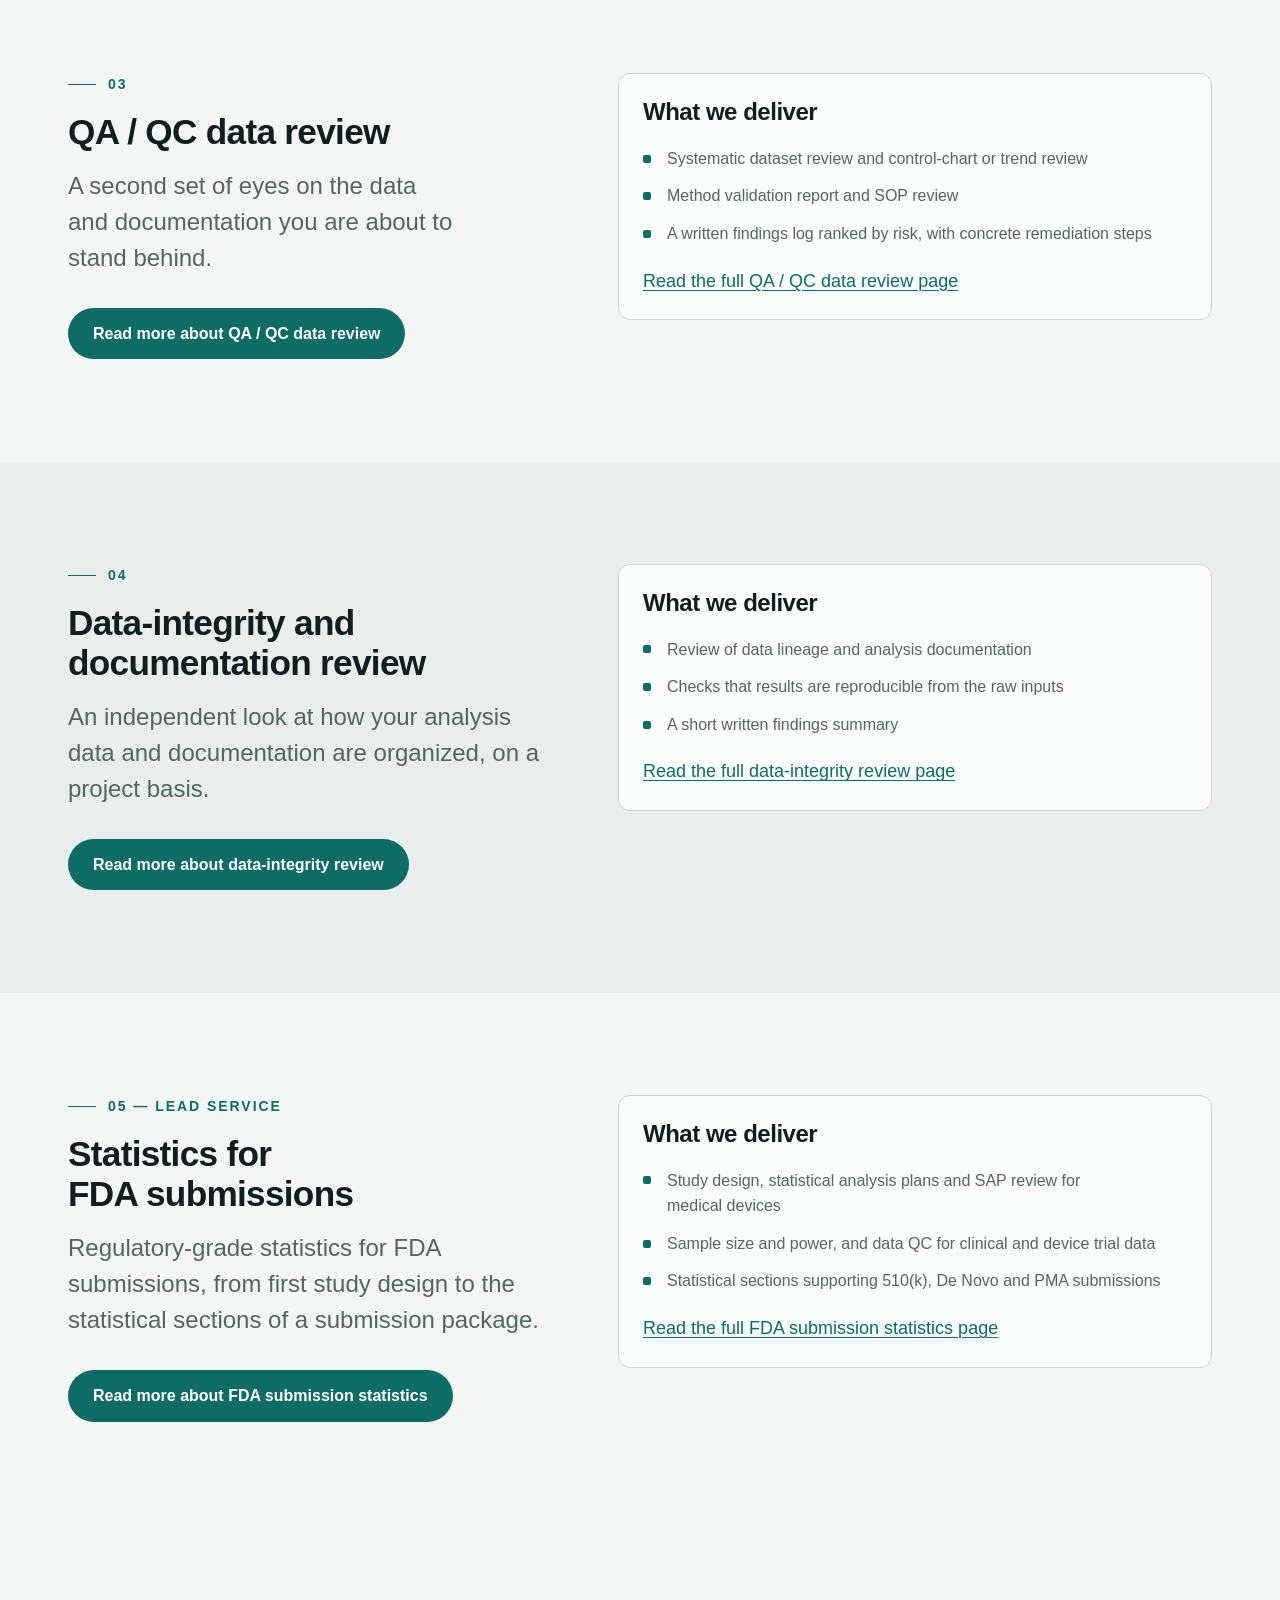
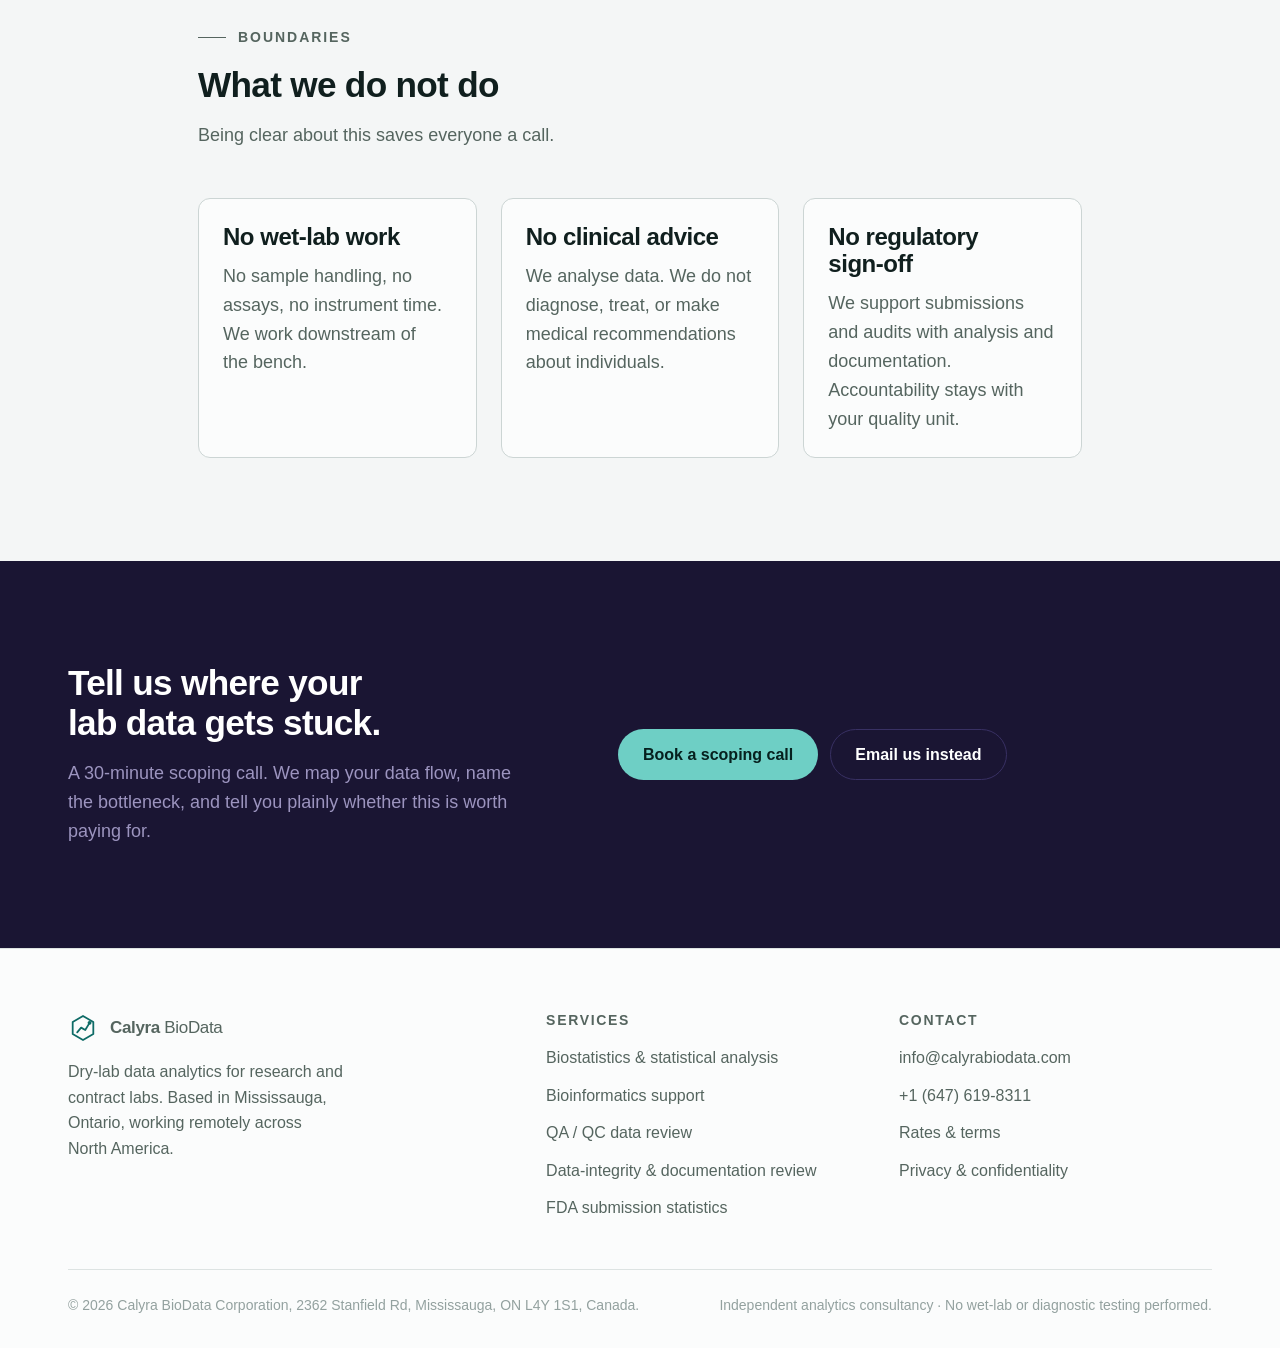
<file: services.html>
<!doctype html>
<html lang="en">
<head>
<meta charset="utf-8">
<meta name="viewport" content="width=device-width, initial-scale=1">
<title>Services: Five Lines for Research Labs | Calyra BioData</title>
<meta name="description" content="Biostatistics, bioinformatics, QA/QC data review, data-integrity review and FDA submission statistics for research labs and small biotech. Fixed-scope work.">
<link rel="canonical" href="https://www.calyrabiodata.com/services.html">
<meta name="robots" content="index, follow, max-image-preview:large">
<meta property="og:type" content="website">
<meta property="og:site_name" content="Calyra BioData">
<meta property="og:title" content="Services: Five Lines for Research Labs | Calyra BioData">
<meta property="og:description" content="Biostatistics, bioinformatics, QA/QC data review, data-integrity review and FDA submission statistics for research labs and small biotech. Fixed-scope work.">
<meta property="og:url" content="https://www.calyrabiodata.com/services.html">
<meta property="og:image" content="https://www.calyrabiodata.com/assets/og.svg">
<meta property="og:locale" content="en_CA">
<meta name="twitter:card" content="summary_large_image">
<meta name="twitter:title" content="Services: Five Lines for Research Labs | Calyra BioData">
<meta name="twitter:description" content="Biostatistics, bioinformatics, QA/QC data review, data-integrity review and FDA submission statistics for research labs and small biotech. Fixed-scope work.">
<meta name="twitter:image" content="https://www.calyrabiodata.com/assets/og.svg">
<meta name="theme-color" content="#1a1533">
<meta name="author" content="Calyra BioData">
<meta name="geo.region" content="CA-ON">
<meta name="geo.placename" content="Mississauga">
<link rel="icon" href="assets/favicon.svg" type="image/svg+xml">
<link rel="apple-touch-icon" href="assets/favicon.svg">
<link rel="preconnect" href="https://api.fontshare.com" crossorigin>
<link href="https://api.fontshare.com/v2/css?f[]=cabinet-grotesk@700,800&f[]=satoshi@400,500,700&display=swap" rel="stylesheet">
<link rel="stylesheet" href="css/style.css">
<script type="application/ld+json">
{
  "@context": "https://schema.org",
  "@type": "ProfessionalService",
  "@id": "https://www.calyrabiodata.com/#organization",
  "name": "Calyra BioData",
  "legalName": "Calyra BioData Corporation",
  "url": "https://www.calyrabiodata.com/",
  "email": "info@calyrabiodata.com",
  "telephone": "+16476198311",
  "potentialAction": {"@type": "ReserveAction", "name": "Book a scoping call", "target": {"@type": "EntryPoint", "urlTemplate": "https://calendar.app.google/8se2JX9Y255G5LzP7", "actionPlatform": ["http://schema.org/DesktopWebPlatform", "http://schema.org/MobileWebPlatform"]}, "result": {"@type": "Reservation", "name": "30-minute scoping call"}},
  "description": "Calyra BioData is a Mississauga-based dry-lab data analytics consultancy providing biostatistics, bioinformatics, QA/QC data review, data-integrity and documentation review, and regulatory-grade statistics for FDA submissions to research labs, contract labs and small biotech companies.",
  "areaServed": [{"@type": "Country", "name": "Canada"}, {"@type": "Country", "name": "United States"}],
  "address": {"@type": "PostalAddress", "streetAddress": "2362 Stanfield Rd", "addressLocality": "Mississauga", "addressRegion": "ON", "postalCode": "L4Y 1S1", "addressCountry": "CA"},
  "priceRange": "C$1,500 - C$20,000+",
  "knowsAbout": ["Biostatistics", "Bioinformatics", "RNA-seq analysis", "Statistical analysis plans", "FDA submission statistics", "Diagnostic accuracy", "Data quality control", "Data integrity", "Documentation review", "R programming", "Python data analysis"],
  "makesOffer": [
    {"@type": "Offer", "name": "Data audit / one-off analysis", "priceCurrency": "CAD", "price": "1500"},
    {"@type": "Offer", "name": "Dashboard and QC reporting sprint", "priceCurrency": "CAD", "price": "4500"},
    {"@type": "Offer", "name": "Multi-source lab data project", "priceCurrency": "CAD", "price": "8000"},
    {"@type": "Offer", "name": "Monthly analytics retainer", "priceCurrency": "CAD", "price": "1000"}
  ]
}
</script>
</head>
<body>
<a class="sr-only" href="#main">Skip to content</a>
<header class="header">
  <div class="wrap header__inner">
    <a class="brand" href="index.html" aria-label="Calyra BioData — home">
      <svg class="brand__mark" width="30" height="30" viewBox="0 0 32 32" fill="none" stroke="currentColor" stroke-width="1.9" stroke-linecap="round" stroke-linejoin="round" aria-hidden="true"><path d="M16 3.2 27 9.6v12.8L16 28.8 5 22.4V9.6z"/><path d="M9.8 20.6 14 15.6l4.4 2.5 4.6-7.6"/><circle cx="23" cy="10.5" r="2.1" fill="currentColor" stroke="none"/></svg>
      <span class="brand__name">Calyra <span>BioData</span></span>
    </a>
    <nav class="nav" id="site-nav" data-open="false" aria-label="Main">
      <a href="services.html" aria-current="page">Services</a><a href="fda-submissions.html">FDA submissions</a><a href="pricing.html">Pricing</a><a href="process.html">How we work</a><a href="about.html">About</a><a href="contact.html">Contact</a>
      <a class="btn btn--primary" href="https://calendar.app.google/8se2JX9Y255G5LzP7" target="_blank" rel="noopener" data-book-link>Book a scoping call</a>
    </nav>
    <div class="header__actions">
      <a class="btn btn--primary" href="https://calendar.app.google/8se2JX9Y255G5LzP7" target="_blank" rel="noopener" data-book-link>Book a scoping call</a>
      <button class="icon-btn" data-theme-toggle type="button" aria-label="Switch colour mode"></button>
      <button class="icon-btn nav-toggle" data-nav-toggle type="button" aria-expanded="false" aria-controls="site-nav" aria-label="Menu">
        <svg width="18" height="18" viewBox="0 0 24 24" fill="none" stroke="currentColor" stroke-width="2" stroke-linecap="round"><path d="M3 6h18M3 12h18M3 18h18"/></svg>
      </button>
    </div>
  </div>
</header>
<main id="main">

<section class="page-head">
  <div class="wrap">
    <p class="eyebrow">Services</p>
    <h1>Analysis, pipelines and data QC — scoped as fixed deliverables</h1>
    <p class="lede">Five service lines built around one observation: labs under about fifty people generate more data than they can defensibly analyse, and cannot justify a permanent data hire.</p>
  </div>
</section>

<section>
  <div class="wrap split" id="biostatistics" style="scroll-margin-top:100px">
    <div class="sticky-col">
      <p class="eyebrow">01 — Lead service</p>
      <h2 class="section-title">Biostatistics &amp; statistical analysis</h2>
      <p class="lede">For teams that have the data and the biology, and need the statistics to hold up under review.</p>
      <div class="btn-row"><a class="btn btn--primary" href="biostatistics.html">Read more about biostatistics</a></div>
    </div>
    <div>
      <div class="card">
        <h3>What we deliver</h3>
        <ul class="check-list" role="list">
          <li>Study design review and sample-size or power justification</li>
          <li>Statistical analysis plans, regression, mixed models and survival analysis</li>
          <li>Publication-ready tables and figures, plus reproducible R, Python or SAS scripts</li>
        </ul>
        <p class="small" style="margin-top:var(--space-5)"><a href="biostatistics.html">Read the full biostatistics page</a></p>
      </div>
    </div>
  </div>
</section>

<section class="band-offset">
  <div class="wrap split" id="bioinformatics" style="scroll-margin-top:100px">
    <div class="sticky-col">
      <p class="eyebrow">02 — Lead service</p>
      <h2 class="section-title">Bioinformatics support</h2>
      <p class="lede">Sequencing output turned into interpretable biology, without hiring a full-time bioinformatician.</p>
      <div class="btn-row"><a class="btn btn--primary" href="bioinformatics.html">Read more about bioinformatics</a></div>
    </div>
    <div>
      <div class="card">
        <h3>What we deliver</h3>
        <ul class="check-list" role="list">
          <li>Bulk RNA-seq processing and differential expression</li>
          <li>Methylation, microbiome, variant calling and proteomics support</li>
          <li>Documented, re-runnable pipelines and manuscript figure sets</li>
        </ul>
        <p class="small" style="margin-top:var(--space-5)"><a href="bioinformatics.html">Read the full bioinformatics page</a></p>
      </div>
    </div>
  </div>
</section>

<section>
  <div class="wrap split" id="qa-qc" style="scroll-margin-top:100px">
    <div class="sticky-col">
      <p class="eyebrow">03</p>
      <h2 class="section-title">QA / QC data review</h2>
      <p class="lede">A second set of eyes on the data and documentation you are about to stand behind.</p>
      <div class="btn-row"><a class="btn btn--primary" href="qa-qc-data-review.html">Read more about QA / QC data review</a></div>
    </div>
    <div>
      <div class="card">
        <h3>What we deliver</h3>
        <ul class="check-list" role="list">
          <li>Systematic dataset review and control-chart or trend review</li>
          <li>Method validation report and SOP review</li>
          <li>A written findings log ranked by risk, with concrete remediation steps</li>
        </ul>
        <p class="small" style="margin-top:var(--space-5)"><a href="qa-qc-data-review.html">Read the full QA / QC data review page</a></p>
      </div>
    </div>
  </div>
</section>

<section class="band-offset">
  <div class="wrap split" id="data-integrity" style="scroll-margin-top:100px">
    <div class="sticky-col">
      <p class="eyebrow">04</p>
      <h2 class="section-title">Data-integrity and documentation review</h2>
      <p class="lede">An independent look at how your analysis data and documentation are organized, on a project basis.</p>
      <div class="btn-row"><a class="btn btn--primary" href="data-integrity-review.html">Read more about data-integrity review</a></div>
    </div>
    <div>
      <div class="card">
        <h3>What we deliver</h3>
        <ul class="check-list" role="list">
          <li>Review of data lineage and analysis documentation</li>
          <li>Checks that results are reproducible from the raw inputs</li>
          <li>A short written findings summary</li>
        </ul>
        <p class="small" style="margin-top:var(--space-5)"><a href="data-integrity-review.html">Read the full data-integrity review page</a></p>
      </div>
    </div>
  </div>
</section>

<section>
  <div class="wrap split" id="fda-submissions" style="scroll-margin-top:100px">
    <div class="sticky-col">
      <p class="eyebrow">05 — Lead service</p>
      <h2 class="section-title">Statistics for FDA submissions</h2>
      <p class="lede">Regulatory-grade statistics for FDA submissions, from first study design to the statistical sections of a submission package.</p>
      <div class="btn-row"><a class="btn btn--primary" href="fda-submissions.html">Read more about FDA submission statistics</a></div>
    </div>
    <div>
      <div class="card">
        <h3>What we deliver</h3>
        <ul class="check-list" role="list">
          <li>Study design, statistical analysis plans and SAP review for medical devices</li>
          <li>Sample size and power, and data QC for clinical and device trial data</li>
          <li>Statistical sections supporting 510(k), De Novo and PMA submissions</li>
        </ul>
        <p class="small" style="margin-top:var(--space-5)"><a href="fda-submissions.html">Read the full FDA submission statistics page</a></p>
      </div>
    </div>
  </div>
</section>

<section>
  <div class="wrap wrap--default">
    <div class="section-head">
      <p class="eyebrow">Boundaries</p>
      <h2 class="section-title">What we do not do</h2>
      <p>Being clear about this saves everyone a call.</p>
    </div>
    <div class="grid grid--3">
      <div class="card"><h3>No wet-lab work</h3><p class="small">No sample handling, no assays, no instrument time. We work downstream of the bench.</p></div>
      <div class="card"><h3>No clinical advice</h3><p class="small">We analyse data. We do not diagnose, treat, or make medical recommendations about individuals.</p></div>
      <div class="card"><h3>No regulatory sign-off</h3><p class="small">We support submissions and audits with analysis and documentation. Accountability stays with your quality unit.</p></div>
    </div>
  </div>
</section>
<section class="cta">
  <div class="wrap">
    <div class="split" style="align-items:center">
      <div>
        <h2>Tell us where your lab data gets stuck.</h2>
        <p>A 30-minute scoping call. We map your data flow, name the bottleneck, and tell you plainly whether this is worth paying for.</p>
      </div>
      <div class="btn-row" style="margin-top:0">
        <a class="btn btn--primary" href="https://calendar.app.google/8se2JX9Y255G5LzP7" target="_blank" rel="noopener" data-book-link>Book a scoping call</a>
        <a class="btn btn--ghost" href="mailto:info@calyrabiodata.com">Email us instead</a>
      </div>
    </div>
  </div>
</section>
</main>
<footer class="footer">
  <div class="wrap">
    <div class="footer__top">
      <div class="footer__brand">
        <a class="brand" href="index.html"><svg class="brand__mark" width="30" height="30" viewBox="0 0 32 32" fill="none" stroke="currentColor" stroke-width="1.9" stroke-linecap="round" stroke-linejoin="round" aria-hidden="true"><path d="M16 3.2 27 9.6v12.8L16 28.8 5 22.4V9.6z"/><path d="M9.8 20.6 14 15.6l4.4 2.5 4.6-7.6"/><circle cx="23" cy="10.5" r="2.1" fill="currentColor" stroke="none"/></svg><span class="brand__name">Calyra <span>BioData</span></span></a>
        <p>Dry-lab data analytics for research and contract labs. Based in Mississauga, Ontario, working remotely across North America.</p>
      </div>
      <div>
        <h2>Services</h2>
        <ul role="list">
          <li><a href="biostatistics.html">Biostatistics &amp; statistical analysis</a></li>
          <li><a href="bioinformatics.html">Bioinformatics support</a></li>
          <li><a href="qa-qc-data-review.html">QA / QC data review</a></li>
          <li><a href="data-integrity-review.html">Data-integrity &amp; documentation review</a></li>
          <li><a href="fda-submissions.html">FDA submission statistics</a></li>
        </ul>
      </div>
      <div>
        <h2>Contact</h2>
        <ul role="list">
          <li><a href="mailto:info@calyrabiodata.com">info@calyrabiodata.com</a></li>
          <li><a href="tel:+16476198311">+1 (647) 619-8311</a></li>
          <li><a href="pricing.html">Rates &amp; terms</a></li>
          <li><a href="privacy.html">Privacy &amp; confidentiality</a></li>
        </ul>
      </div>
    </div>
    <div class="footer__bottom">
      <span>&copy; <span data-year>2026</span> Calyra BioData Corporation, 2362 Stanfield Rd, Mississauga, ON L4Y 1S1, Canada.</span>
      <span>Independent analytics consultancy &middot; No wet-lab or diagnostic testing performed.</span>
    </div>
  </div>
</footer>
<script src="js/main.js" defer></script>
</body>
</html>
</file>
<file: css/style.css>
/* ============================================================
   Calyra BioData — design system
   Palette concept: viridis (the scientific colormap standard)
   Type: Cabinet Grotesk (display) + Satoshi (body)
   ============================================================ */

:root,
[data-theme='light'] {
  /* Type scale */
  --text-xs: clamp(0.75rem, 0.7rem + 0.25vw, 0.875rem);
  --text-sm: clamp(0.875rem, 0.8rem + 0.35vw, 1rem);
  --text-base: clamp(1rem, 0.95rem + 0.25vw, 1.125rem);
  --text-lg: clamp(1.125rem, 1rem + 0.75vw, 1.5rem);
  --text-xl: clamp(1.5rem, 1.2rem + 1.25vw, 2.25rem);
  --text-2xl: clamp(2rem, 1.2rem + 2.5vw, 3.5rem);
  --text-3xl: clamp(2.5rem, 1rem + 4vw, 5rem);

  /* Spacing */
  --space-1: 0.25rem;
  --space-2: 0.5rem;
  --space-3: 0.75rem;
  --space-4: 1rem;
  --space-5: 1.25rem;
  --space-6: 1.5rem;
  --space-8: 2rem;
  --space-10: 2.5rem;
  --space-12: 3rem;
  --space-16: 4rem;
  --space-20: 5rem;
  --space-24: 6rem;
  --space-32: 8rem;

  /* Surfaces */
  --color-bg: #f4f6f6;
  --color-surface: #fbfcfc;
  --color-surface-2: #ffffff;
  --color-surface-offset: #e9edec;
  --color-divider: #dde3e2;
  --color-border: #ccd5d4;

  /* Text */
  --color-text: #101f1e;
  --color-text-muted: #55655f;
  --color-text-faint: #93a19f;
  --color-text-inverse: #f2f6f5;

  /* Accent — viridis teal */
  --color-primary: #0e6b66;
  --color-primary-hover: #0a5450;
  --color-primary-highlight: #d5e5e2;

  /* Deep viridis low-end, for full-bleed dark bands */
  --color-ink: #1a1533;
  --color-ink-2: #241d45;
  --color-ink-border: #383063;
  --color-ink-text: #ded9f0;
  --color-ink-muted: #9c94bf;

  /* Data colors — charts only */
  --data-1: #440154;
  --data-2: #3b528b;
  --data-3: #21918c;
  --data-4: #5ec962;
  --data-5: #d9c209;

  --radius-sm: 0.375rem;
  --radius-md: 0.5rem;
  --radius-lg: 0.75rem;
  --radius-xl: 1rem;
  --radius-full: 9999px;

  --transition-interactive: 180ms cubic-bezier(0.16, 1, 0.3, 1);

  --shadow-sm: 0 1px 2px oklch(0.2 0.02 190 / 0.07);
  --shadow-md: 0 4px 14px oklch(0.2 0.02 190 / 0.09);
  --shadow-lg: 0 14px 36px oklch(0.2 0.02 190 / 0.13);

  --content-narrow: 660px;
  --content-default: 980px;
  --content-wide: 1240px;

  --font-display: 'Cabinet Grotesk', 'Helvetica Neue', sans-serif;
  --font-body: 'Satoshi', 'Helvetica Neue', sans-serif;
}

[data-theme='dark'] {
  --color-bg: #101718;
  --color-surface: #16201f;
  --color-surface-2: #1b2625;
  --color-surface-offset: #1e2b2a;
  --color-divider: #24312f;
  --color-border: #33403e;
  --color-text: #dbe5e3;
  --color-text-muted: #8a9b98;
  --color-text-faint: #5d6d6a;
  --color-text-inverse: #101718;
  --color-primary: #4bb3aa;
  --color-primary-hover: #6eccc3;
  --color-primary-highlight: #1d3936;
  --color-ink: #150f2c;
  --color-ink-2: #1d1739;
  --color-ink-border: #322a58;
  --color-ink-text: #ded9f0;
  --color-ink-muted: #9c94bf;
  --shadow-sm: 0 1px 2px oklch(0 0 0 / 0.3);
  --shadow-md: 0 4px 14px oklch(0 0 0 / 0.38);
  --shadow-lg: 0 14px 36px oklch(0 0 0 / 0.48);
}

@media (prefers-color-scheme: dark) {
  :root:not([data-theme]) {
    --color-bg: #101718;
    --color-surface: #16201f;
    --color-surface-2: #1b2625;
    --color-surface-offset: #1e2b2a;
    --color-divider: #24312f;
    --color-border: #33403e;
    --color-text: #dbe5e3;
    --color-text-muted: #8a9b98;
    --color-text-faint: #5d6d6a;
    --color-text-inverse: #101718;
    --color-primary: #4bb3aa;
    --color-primary-hover: #6eccc3;
    --color-primary-highlight: #1d3936;
  }
}

/* ---------------- base ---------------- */
*,
*::before,
*::after {
  box-sizing: border-box;
  margin: 0;
  padding: 0;
}

html {
  -webkit-text-size-adjust: none;
  text-size-adjust: none;
  -webkit-font-smoothing: antialiased;
  -moz-osx-font-smoothing: grayscale;
  text-rendering: optimizeLegibility;
  scroll-behavior: smooth;
  scroll-padding-top: var(--space-20);
}

body {
  min-height: 100dvh;
  line-height: 1.6;
  font-family: var(--font-body);
  font-size: var(--text-base);
  color: var(--color-text);
  background-color: var(--color-bg);
  overflow-x: hidden;
}

img,
picture,
svg,
canvas {
  display: block;
  max-width: 100%;
  height: auto;
}
ul[role='list'],
ol[role='list'] {
  list-style: none;
}
input,
button,
textarea,
select {
  font: inherit;
  color: inherit;
}
h1,
h2,
h3,
h4 {
  text-wrap: balance;
  line-height: 1.14;
  font-family: var(--font-display);
  font-weight: 700;
  letter-spacing: -0.02em;
}
p,
li,
figcaption {
  text-wrap: pretty;
  max-width: 68ch;
}
button {
  cursor: pointer;
  background: none;
  border: none;
}
table {
  border-collapse: collapse;
  width: 100%;
}
a {
  color: var(--color-primary);
  text-decoration-thickness: 1px;
  text-underline-offset: 3px;
}
::selection {
  background: color-mix(in oklab, var(--color-primary) 26%, transparent);
}
:focus-visible {
  outline: 2px solid var(--color-primary);
  outline-offset: 3px;
  border-radius: var(--radius-sm);
}
a,
button,
input,
textarea,
select,
.card {
  transition:
    color var(--transition-interactive),
    background var(--transition-interactive),
    border-color var(--transition-interactive),
    box-shadow var(--transition-interactive),
    transform var(--transition-interactive);
}
@media (prefers-reduced-motion: reduce) {
  *,
  *::before,
  *::after {
    animation-duration: 0.01ms !important;
    transition-duration: 0.01ms !important;
    scroll-behavior: auto !important;
  }
}
.sr-only {
  position: absolute;
  width: 1px;
  height: 1px;
  padding: 0;
  margin: -1px;
  overflow: hidden;
  clip: rect(0, 0, 0, 0);
  white-space: nowrap;
  border-width: 0;
}

/* ---------------- layout ---------------- */
.wrap {
  width: 100%;
  max-width: var(--content-wide);
  margin-inline: auto;
  padding-inline: clamp(var(--space-5), 5vw, var(--space-12));
}
.wrap--default {
  max-width: var(--content-default);
}
.wrap--narrow {
  max-width: var(--content-narrow);
}
section {
  padding-block: clamp(var(--space-16), 8vw, var(--space-32));
}
.band-ink {
  background: var(--color-ink);
  color: var(--color-ink-text);
  position: relative;
  overflow: hidden;
}
.band-ink h2,
.band-ink h3 {
  color: #fff;
}
.band-ink p {
  color: var(--color-ink-muted);
}
.band-offset {
  background: var(--color-surface-offset);
}

/* ---------------- type helpers ---------------- */
.eyebrow {
  font-family: var(--font-body);
  font-size: var(--text-xs);
  font-weight: 700;
  letter-spacing: 0.14em;
  text-transform: uppercase;
  color: var(--color-primary);
  margin-bottom: var(--space-4);
  display: flex;
  align-items: center;
  gap: var(--space-3);
  max-width: none;
}
.eyebrow::before {
  content: '';
  width: 28px;
  height: 1px;
  background: currentColor;
  flex: 0 0 auto;
}
.band-ink .eyebrow {
  color: #6ecfc5;
}
h1.display {
  font-size: var(--text-2xl);
  letter-spacing: -0.035em;
}
h1.section-title,
h2.section-title {
  font-size: var(--text-xl);
  margin-bottom: var(--space-4);
}
h3 {
  font-size: var(--text-lg);
}
.lede {
  font-size: var(--text-lg);
  line-height: 1.5;
  color: var(--color-text-muted);
  font-family: var(--font-body);
  max-width: 40ch;
}
.muted {
  color: var(--color-text-muted);
}
.small {
  font-size: var(--text-sm);
}
.tiny {
  font-size: var(--text-xs);
}
.mono {
  font-variant-numeric: tabular-nums;
  letter-spacing: 0.01em;
}

/* ---------------- buttons ---------------- */
.btn {
  display: inline-flex;
  align-items: center;
  gap: var(--space-2);
  font-size: var(--text-sm);
  font-weight: 700;
  padding: var(--space-3) var(--space-6);
  border-radius: var(--radius-full);
  text-decoration: none;
  border: 1px solid transparent;
  white-space: nowrap;
}
.btn--primary {
  background: var(--color-primary);
  color: #fff;
}
.btn--primary:hover {
  background: var(--color-primary-hover);
  transform: translateY(-1px);
}
[data-theme='dark'] .btn--primary {
  color: #06201e;
}
.btn--ghost {
  border-color: var(--color-border);
  color: var(--color-text);
  background: transparent;
}
.btn--ghost:hover {
  border-color: var(--color-primary);
  color: var(--color-primary);
}
.hero .btn--ghost {
  border-color: var(--color-ink-border);
  color: #fff;
}
.hero .btn--ghost:hover {
  border-color: #6ecfc5;
  color: #6ecfc5;
}
.hero .btn--primary {
  background: #6ecfc5;
  color: #06201e;
}
.hero .btn--primary:hover {
  background: #8fdcd4;
  color: #06201e;
}
.nav .btn--primary,
.nav .btn--primary:hover,
.nav a.btn {
  color: #fff;
  border-bottom: 1px solid transparent;
}
[data-theme='dark'] .nav .btn--primary,
[data-theme='dark'] .nav a.btn {
  color: #06201e;
}
.band-ink .btn--ghost {
  border-color: var(--color-ink-border);
  color: #fff;
}
.band-ink .btn--ghost:hover {
  border-color: #6ecfc5;
  color: #6ecfc5;
}
.btn-row {
  display: flex;
  flex-wrap: wrap;
  gap: var(--space-3);
  margin-top: var(--space-8);
}

/* ---------------- header ---------------- */
.header {
  position: sticky;
  top: 0;
  z-index: 60;
  background: color-mix(in oklab, var(--color-bg) 88%, transparent);
  backdrop-filter: blur(14px);
  border-bottom: 1px solid var(--color-divider);
}
.header__inner {
  display: flex;
  align-items: center;
  justify-content: space-between;
  gap: var(--space-6);
  min-height: 68px;
}
.brand {
  display: flex;
  align-items: center;
  gap: var(--space-3);
  text-decoration: none;
  color: var(--color-text);
  flex: 0 0 auto;
}
.brand__mark {
  color: var(--color-primary);
  flex: 0 0 auto;
}
.brand__name {
  font-family: var(--font-display);
  font-weight: 800;
  font-size: 1.0625rem;
  letter-spacing: -0.02em;
  line-height: 1.1;
}
.brand__name span {
  font-weight: 500;
  color: var(--color-text-muted);
}
.nav {
  display: flex;
  align-items: center;
  gap: clamp(var(--space-4), 2vw, var(--space-8));
}
.nav a {
  font-size: var(--text-sm);
  font-weight: 500;
  color: var(--color-text-muted);
  text-decoration: none;
}
.nav a:hover,
.nav a[aria-current='page'] {
  color: var(--color-text);
}
.nav a[aria-current='page'] {
  font-weight: 700;
}
.nav > .btn {
  display: none;
}
.header__actions {
  display: flex;
  align-items: center;
  gap: var(--space-3);
  flex: 0 0 auto;
}
.icon-btn {
  display: grid;
  place-items: center;
  width: 38px;
  height: 38px;
  border-radius: var(--radius-full);
  border: 1px solid var(--color-border);
  color: var(--color-text-muted);
}
.icon-btn:hover {
  color: var(--color-primary);
  border-color: var(--color-primary);
}
.nav-toggle {
  display: none;
}
@media (max-width: 1200px) {
  .nav {
    gap: var(--space-4);
  }
}
@media (max-width: 1100px) {
  .nav {
    position: fixed;
    inset: 68px 0 auto;
    flex-direction: column;
    align-items: stretch;
    gap: 0;
    background: var(--color-surface);
    border-bottom: 1px solid var(--color-divider);
    padding: var(--space-2) clamp(var(--space-5), 5vw, var(--space-12))
      var(--space-6);
    box-shadow: var(--shadow-lg);
    transform: translateY(-8px);
    opacity: 0;
    pointer-events: none;
    transition:
      opacity 160ms ease,
      transform 160ms ease;
  }
  .nav[data-open='true'] {
    opacity: 1;
    transform: none;
    pointer-events: auto;
  }
  .nav a {
    padding: var(--space-3) 0;
    border-bottom: 1px solid var(--color-divider);
    font-size: var(--text-base);
  }
  .nav > .btn {
    display: inline-flex;
    margin-top: var(--space-4);
    justify-content: center;
  }
  .nav-toggle {
    display: grid;
  }
  .header__actions .btn--primary {
    display: none;
  }
}

/* ---------------- hero ---------------- */
.hero {
  background: var(--color-ink);
  color: var(--color-ink-text);
  position: relative;
  overflow: hidden;
  padding-block: clamp(var(--space-16), 9vw, var(--space-32));
}
.hero__grid {
  position: absolute;
  inset: 0;
  background-image:
    linear-gradient(
      to right,
      color-mix(in oklab, #fff 7%, transparent) 1px,
      transparent 1px
    ),
    linear-gradient(
      to bottom,
      color-mix(in oklab, #fff 7%, transparent) 1px,
      transparent 1px
    );
  background-size: 64px 64px;
  mask-image: radial-gradient(120% 90% at 78% 30%, #000 10%, transparent 72%);
  pointer-events: none;
}
.hero__inner {
  position: relative;
  display: grid;
  grid-template-columns: minmax(0, 1fr) minmax(0, 0.85fr);
  column-gap: clamp(var(--space-10), 5vw, var(--space-20));
  row-gap: var(--space-8);
  align-items: center;
}
.hero .btn-row {
  grid-column: 1 / -1;
  margin-top: 0;
}
@media (max-width: 940px) {
  .hero__inner {
    grid-template-columns: 1fr;
  }
  .hero__copy { order: 1; }
  .hero .btn-row { order: 2; }
  .hero .chart-card { order: 3; }
}
@media (max-width: 620px) {
  .hero .btn-row {
    flex-direction: column;
    align-items: stretch;
  }
  .hero .btn-row .btn {
    width: 100%;
    justify-content: center;
  }
}
.hero h1 {
  font-size: var(--text-3xl);
  color: #fff;
  letter-spacing: -0.04em;
  max-width: 18ch;
}
.hero h1 em {
  font-style: normal;
  color: #6ecfc5;
}
.hero .lede {
  color: var(--color-ink-muted);
  margin-top: var(--space-6);
  max-width: 46ch;
}
.hero__meta {
  display: flex;
  flex-wrap: wrap;
  gap: var(--space-2) var(--space-5);
  margin-top: var(--space-8);
  font-size: var(--text-xs);
  color: var(--color-ink-muted);
  text-transform: uppercase;
  letter-spacing: 0.1em;
  font-weight: 600;
}
.hero__meta span {
  display: flex;
  align-items: center;
  gap: var(--space-2);
}
.hero__meta span::before {
  content: '';
  width: 5px;
  height: 5px;
  border-radius: 50%;
  background: #6ecfc5;
}

/* hero chart card */
.chart-card {
  background: color-mix(in oklab, #fff 5%, transparent);
  border: 1px solid var(--color-ink-border);
  border-radius: var(--radius-xl);
  padding: var(--space-6);
  backdrop-filter: blur(6px);
}
.chart-card__head {
  display: flex;
  align-items: baseline;
  justify-content: space-between;
  gap: var(--space-4);
  margin-bottom: var(--space-5);
}
.chart-card__head h2 {
  font-size: 0.9375rem;
  color: #fff;
  letter-spacing: -0.01em;
}
.chart-card__head span {
  font-size: var(--text-xs);
  color: var(--color-ink-muted);
  letter-spacing: 0.08em;
  text-transform: uppercase;
}
.chart-legend {
  display: flex;
  flex-wrap: wrap;
  gap: var(--space-4);
  margin-top: var(--space-4);
  font-size: var(--text-xs);
  color: var(--color-ink-muted);
}
.chart-legend b {
  display: inline-block;
  width: 10px;
  height: 3px;
  border-radius: 2px;
  margin-right: var(--space-2);
  vertical-align: middle;
}

/* ---------------- cards / grids ---------------- */
.grid {
  display: grid;
  gap: var(--space-6);
}
.grid--2 {
  grid-template-columns: repeat(2, minmax(0, 1fr));
}
.grid--2 > :nth-child(5):last-child {
  grid-column: 1 / -1;
  width: calc((100% - var(--space-6)) / 2);
  justify-self: center;
}
.grid--3 {
  grid-template-columns: repeat(3, minmax(0, 1fr));
}
.grid--4 {
  grid-template-columns: repeat(4, minmax(0, 1fr));
}
@media (max-width: 1040px) {
  .grid--4 {
    grid-template-columns: repeat(2, minmax(0, 1fr));
  }
}
@media (max-width: 900px) {
  .grid--3 {
    grid-template-columns: repeat(2, minmax(0, 1fr));
  }
}
@media (max-width: 720px) {
  .grid--2,
  .grid--3,
  .grid--4 {
    grid-template-columns: 1fr;
  }
  .grid--2 > :nth-child(5):last-child {
    width: 100%;
  }
}
.card {
  background: var(--color-surface);
  border: 1px solid var(--color-border);
  border-radius: var(--radius-lg);
  padding: var(--space-6);
}
.card--link:hover {
  border-color: var(--color-primary);
  box-shadow: var(--shadow-md);
  transform: translateY(-2px);
}
.card h2,
.card h3 {
  margin-bottom: var(--space-3);
}
.card h2 {
  font-size: var(--text-lg);
}
.card p {
  color: var(--color-text-muted);
  font-size: var(--text-base);
}
.card__num {
  font-family: var(--font-display);
  font-size: var(--text-xs);
  font-weight: 700;
  letter-spacing: 0.12em;
  color: var(--color-primary);
  display: block;
  margin-bottom: var(--space-4);
}
.card__icon {
  color: var(--color-primary);
  margin-bottom: var(--space-5);
}
.tag-list {
  display: flex;
  flex-wrap: wrap;
  gap: var(--space-2);
  margin-top: var(--space-5);
}
.tag {
  font-size: var(--text-xs);
  font-weight: 600;
  padding: 0.3rem 0.7rem;
  border-radius: var(--radius-full);
  background: var(--color-primary-highlight);
  color: var(--color-primary);
  white-space: nowrap;
}
[data-theme='dark'] .tag {
  color: #8ad8d0;
}
.check-list {
  list-style: none;
  display: grid;
  gap: var(--space-3);
  margin-top: var(--space-5);
}
.check-list li {
  position: relative;
  padding-left: var(--space-6);
  font-size: var(--text-sm);
  color: var(--color-text-muted);
  max-width: 62ch;
}
.check-list li strong {
  color: var(--color-text);
}
.check-list h3 {
  display: inline;
  font-size: inherit;
  font-family: inherit;
  font-weight: 700;
  letter-spacing: 0;
  color: var(--color-text);
  margin: 0;
}
.check-list li::before {
  content: '';
  position: absolute;
  left: 0;
  top: 0.55em;
  width: 8px;
  height: 8px;
  border-radius: 2px;
  background: var(--color-primary);
}
.band-ink .check-list li {
  color: var(--color-ink-muted);
}
.band-ink .check-list li::before {
  background: #6ecfc5;
}

/* section head */
.section-head {
  max-width: 62ch;
  margin-bottom: clamp(var(--space-8), 4vw, var(--space-12));
}
.section-head p {
  color: var(--color-text-muted);
}

/* two-column split */
.split {
  display: grid;
  grid-template-columns: minmax(0, 0.9fr) minmax(0, 1.1fr);
  gap: clamp(var(--space-8), 5vw, var(--space-20));
  align-items: start;
}
@media (max-width: 900px) {
  .split {
    grid-template-columns: 1fr;
  }
}
.sticky-col {
  position: sticky;
  top: calc(68px + var(--space-8));
}
@media (max-width: 900px) {
  .sticky-col {
    position: static;
  }
}

/* ---------------- pricing table ---------------- */
.table-wrap {
  overflow-x: auto;
  border: 1px solid var(--color-border);
  border-radius: var(--radius-lg);
  background: var(--color-surface);
}
table.data {
  min-width: 640px;
  font-size: var(--text-sm);
}
table.data th,
table.data td {
  text-align: left;
  padding: var(--space-4) var(--space-5);
  border-bottom: 1px solid var(--color-divider);
  vertical-align: top;
}
table.data thead th {
  font-family: var(--font-body);
  font-size: var(--text-xs);
  letter-spacing: 0.1em;
  text-transform: uppercase;
  color: var(--color-text-muted);
  font-weight: 700;
  background: var(--color-surface-offset);
}
table.data tbody tr:last-child td {
  border-bottom: none;
}
table.data td:first-child {
  font-weight: 700;
  color: var(--color-text);
}
.table-hint {
  display: none;
  margin-top: var(--space-3);
}
@media (max-width: 720px) {
  .table-hint {
    display: block;
  }
}
table.data .price {
  font-family: var(--font-display);
  font-weight: 700;
  white-space: nowrap;
}

/* price cards */
.price-card {
  background: var(--color-surface);
  border: 1px solid var(--color-border);
  border-radius: var(--radius-lg);
  padding: var(--space-8);
  display: flex;
  flex-direction: column;
}
.price-card--feature {
  border-color: var(--color-primary);
  box-shadow: var(--shadow-md);
  position: relative;
}
.price-card__badge {
  position: absolute;
  top: calc(-1 * var(--space-3));
  left: var(--space-8);
  background: var(--color-primary);
  color: #fff;
  font-size: var(--text-xs);
  font-weight: 700;
  letter-spacing: 0.08em;
  text-transform: uppercase;
  padding: 0.25rem 0.7rem;
  border-radius: var(--radius-full);
}
[data-theme='dark'] .price-card__badge {
  color: #06201e;
}
.price-card__amount {
  font-family: var(--font-display);
  font-size: var(--text-xl);
  font-weight: 700;
  letter-spacing: -0.03em;
  margin-block: var(--space-3) var(--space-1);
}
.price-card ul {
  margin-top: var(--space-5);
  margin-bottom: var(--space-6);
}
.price-card .btn {
  margin-top: auto;
  align-self: flex-start;
}

/* ---------------- steps ---------------- */
.steps {
  counter-reset: step;
  display: grid;
  gap: 0;
  border-top: 1px solid var(--color-divider);
}
.steps > li {
  counter-increment: step;
  display: grid;
  grid-template-columns: 68px minmax(0, 1fr);
  gap: var(--space-6);
  padding-block: var(--space-8);
  border-bottom: 1px solid var(--color-divider);
  max-width: none;
}
.steps > li::before {
  content: '0' counter(step);
  font-family: var(--font-display);
  font-size: var(--text-lg);
  font-weight: 700;
  color: var(--color-primary);
  letter-spacing: -0.02em;
}
.steps h3 {
  font-size: var(--text-lg);
  margin-bottom: var(--space-2);
}
.steps p {
  color: var(--color-text-muted);
}
@media (max-width: 620px) {
  .steps > li {
    grid-template-columns: 1fr;
    gap: var(--space-2);
  }
}

/* ---------------- stat row ---------------- */
.stats {
  display: grid;
  grid-template-columns: repeat(auto-fit, minmax(180px, 1fr));
  gap: var(--space-6);
  border-top: 1px solid var(--color-ink-border);
  padding-top: var(--space-8);
  margin-top: var(--space-10);
}
.stats div {
  display: grid;
  gap: var(--space-1);
}
.stats dt {
  font-size: var(--text-xs);
  letter-spacing: 0.1em;
  text-transform: uppercase;
  color: var(--color-ink-muted);
  font-weight: 600;
}
.stats dd {
  font-family: var(--font-display);
  font-size: var(--text-lg);
  font-weight: 700;
  color: #fff;
  letter-spacing: -0.02em;
}

/* ---------------- faq ---------------- */
.faq {
  border-top: 1px solid var(--color-divider);
}
.faq details {
  border-bottom: 1px solid var(--color-divider);
}
.faq summary {
  cursor: pointer;
  list-style: none;
  padding-block: var(--space-5);
  font-family: var(--font-display);
  font-size: var(--text-lg);
  font-weight: 700;
  letter-spacing: -0.015em;
  display: flex;
  justify-content: space-between;
  align-items: center;
  gap: var(--space-5);
}
.faq summary::-webkit-details-marker {
  display: none;
}
.faq summary::after {
  content: '+';
  font-size: 1.5rem;
  font-weight: 500;
  color: var(--color-primary);
  line-height: 1;
  flex: 0 0 auto;
}
.faq details[open] summary::after {
  content: '–';
}
.faq details p {
  padding-bottom: var(--space-6);
  color: var(--color-text-muted);
}

/* ---------------- form ---------------- */
form.contact {
  display: grid;
  gap: var(--space-5);
}
.field {
  display: grid;
  gap: var(--space-2);
}
.field label {
  font-size: var(--text-sm);
  font-weight: 700;
}
.field input,
.field select,
.field textarea {
  width: 100%;
  padding: var(--space-3) var(--space-4);
  border: 1px solid var(--color-border);
  border-radius: var(--radius-md);
  background: var(--color-surface-2);
  font-size: var(--text-sm);
}
.field textarea {
  min-height: 130px;
  resize: vertical;
}
.field input:focus,
.field select:focus,
.field textarea:focus {
  border-color: var(--color-primary);
  outline: none;
  box-shadow: 0 0 0 3px var(--color-primary-highlight);
}
.field .hint {
  font-size: var(--text-xs);
  color: var(--color-text-muted);
}
.field-row {
  display: grid;
  grid-template-columns: 1fr 1fr;
  gap: var(--space-5);
}
@media (max-width: 620px) {
  .field-row {
    grid-template-columns: 1fr;
  }
}
.form-note {
  font-size: var(--text-xs);
  color: var(--color-text-muted);
}
.contact-lines {
  display: grid;
  gap: var(--space-5);
  margin-top: var(--space-6);
}
.contact-lines a {
  font-family: var(--font-display);
  font-weight: 700;
  font-size: var(--text-lg);
  letter-spacing: -0.02em;
  text-decoration: none;
  word-break: break-word;
}
.contact-lines a:hover {
  text-decoration: underline;
}
.contact-lines dt {
  font-size: var(--text-xs);
  letter-spacing: 0.1em;
  text-transform: uppercase;
  color: var(--color-text-muted);
  font-weight: 700;
  margin-bottom: var(--space-1);
}

/* ---------------- CTA band ---------------- */
.cta {
  background: var(--color-ink);
  color: #fff;
  position: relative;
  overflow: hidden;
}
.cta .wrap {
  position: relative;
}
.cta h2 {
  font-size: var(--text-xl);
  max-width: 24ch;
}
.cta p {
  color: var(--color-ink-muted);
  margin-top: var(--space-4);
}
.cta .btn--ghost {
  border-color: var(--color-ink-border);
  color: #fff;
}
.cta .btn--ghost:hover {
  border-color: #6ecfc5;
  color: #6ecfc5;
}
.cta .btn--primary {
  background: #6ecfc5;
  color: #06201e;
}
.cta .btn--primary:hover {
  background: #8fdcd4;
  color: #06201e;
}

/* ---------------- footer ---------------- */
.footer {
  border-top: 1px solid var(--color-divider);
  background: var(--color-surface);
  padding-block: var(--space-16) var(--space-8);
  font-size: var(--text-sm);
}
.footer__top {
  display: grid;
  grid-template-columns: minmax(0, 1.4fr) repeat(2, minmax(0, 1fr));
  gap: var(--space-10);
}
@media (max-width: 760px) {
  .footer__top {
    grid-template-columns: 1fr 1fr;
  }
  .footer__brand {
    grid-column: 1 / -1;
  }
}
.footer h2 {
  font-family: var(--font-body);
  font-size: var(--text-xs);
  letter-spacing: 0.12em;
  text-transform: uppercase;
  color: var(--color-text-muted);
  margin-bottom: var(--space-4);
  font-weight: 700;
}
.footer ul {
  list-style: none;
  display: grid;
  gap: var(--space-3);
}
.footer a {
  color: var(--color-text-muted);
  text-decoration: none;
}
.footer a:hover {
  color: var(--color-primary);
}
.footer__brand p {
  color: var(--color-text-muted);
  max-width: 34ch;
  margin-top: var(--space-4);
}
.footer__bottom {
  margin-top: var(--space-12);
  padding-top: var(--space-6);
  border-top: 1px solid var(--color-divider);
  display: flex;
  flex-wrap: wrap;
  gap: var(--space-4);
  justify-content: space-between;
  color: var(--color-text-faint);
  font-size: var(--text-xs);
}

/* reveal on scroll */
.reveal {
  opacity: 0;
  transform: translateY(14px);
  transition:
    opacity 620ms cubic-bezier(0.16, 1, 0.3, 1),
    transform 620ms cubic-bezier(0.16, 1, 0.3, 1);
}
.reveal.is-in {
  opacity: 1;
  transform: none;
}
@media (prefers-reduced-motion: reduce) {
  .reveal {
    opacity: 1;
    transform: none;
  }
}

/* page header (interior) */
.page-head {
  padding-block: clamp(var(--space-12), 7vw, var(--space-24))
    clamp(var(--space-8), 4vw, var(--space-12));
  border-bottom: 1px solid var(--color-divider);
}
.page-head h1 {
  font-size: var(--text-2xl);
  max-width: 24ch;
}
.page-head .lede {
  margin-top: var(--space-5);
  max-width: 52ch;
}
</file>
